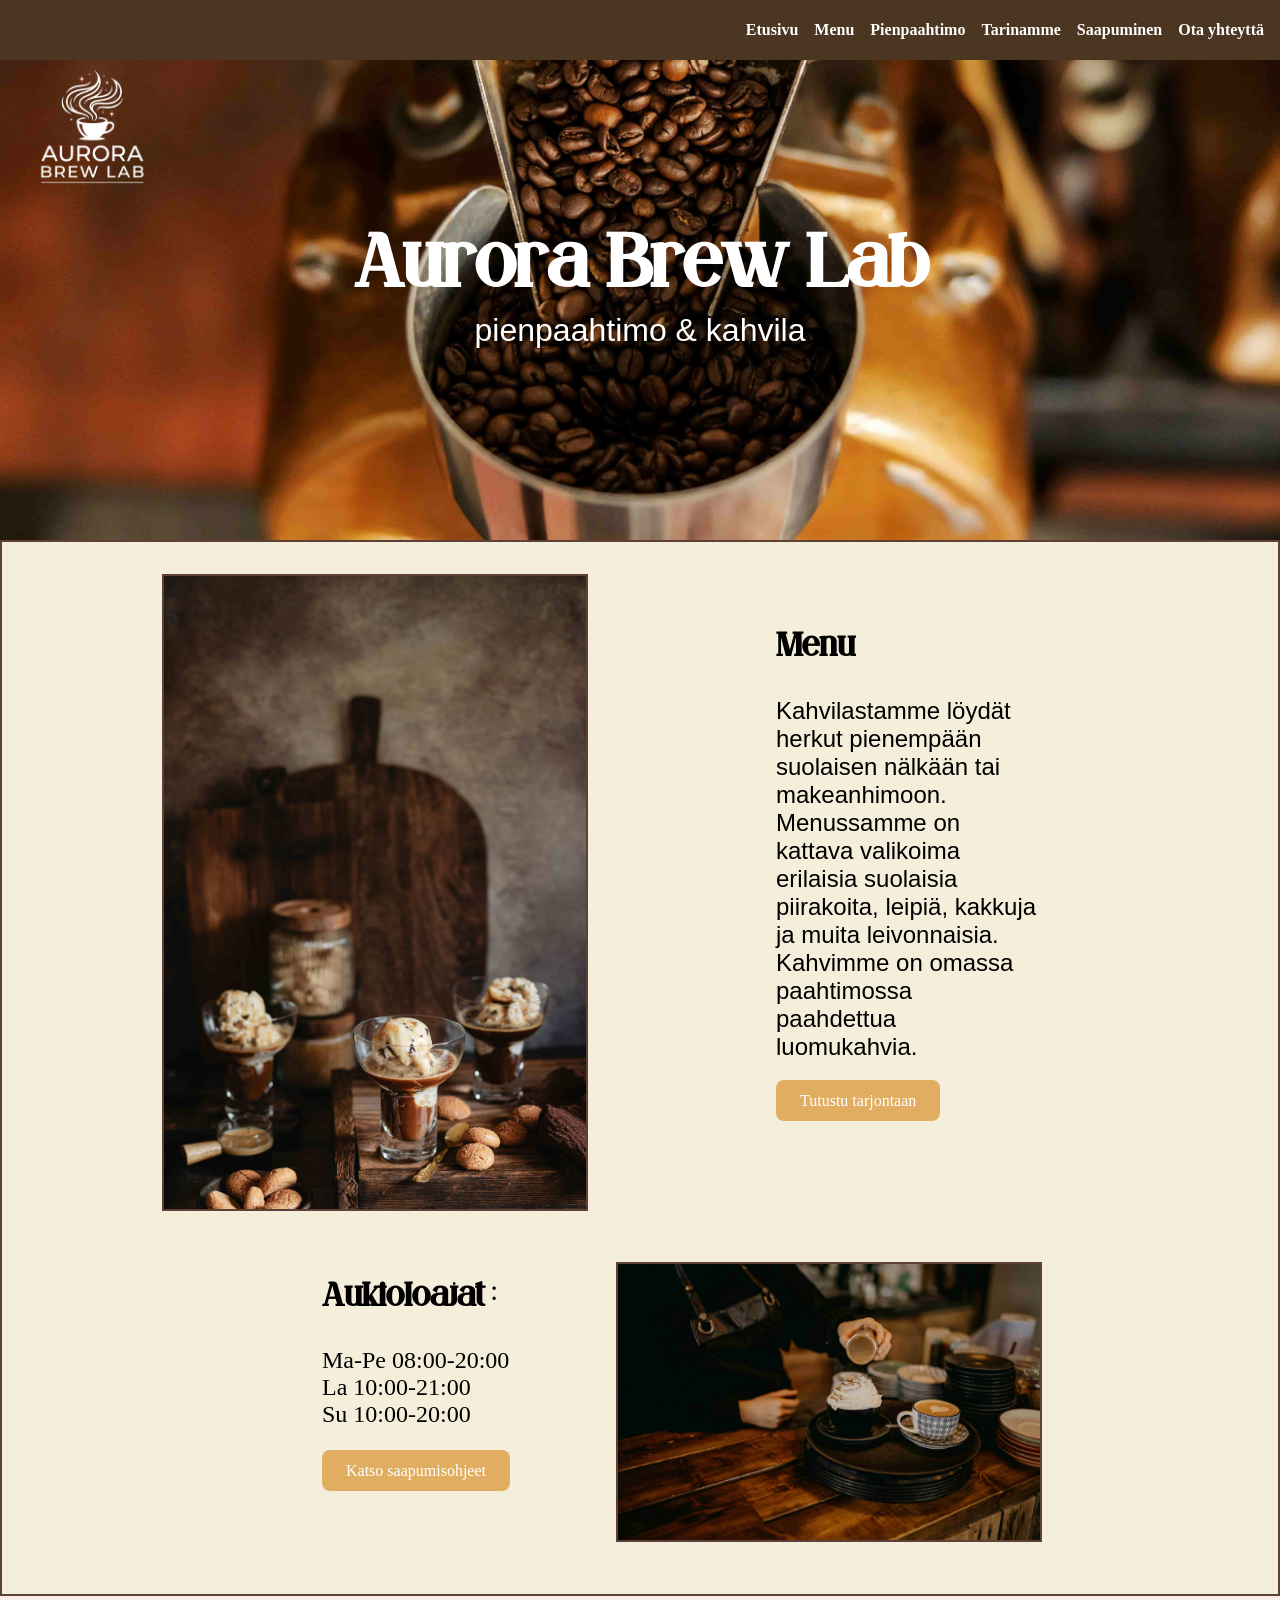
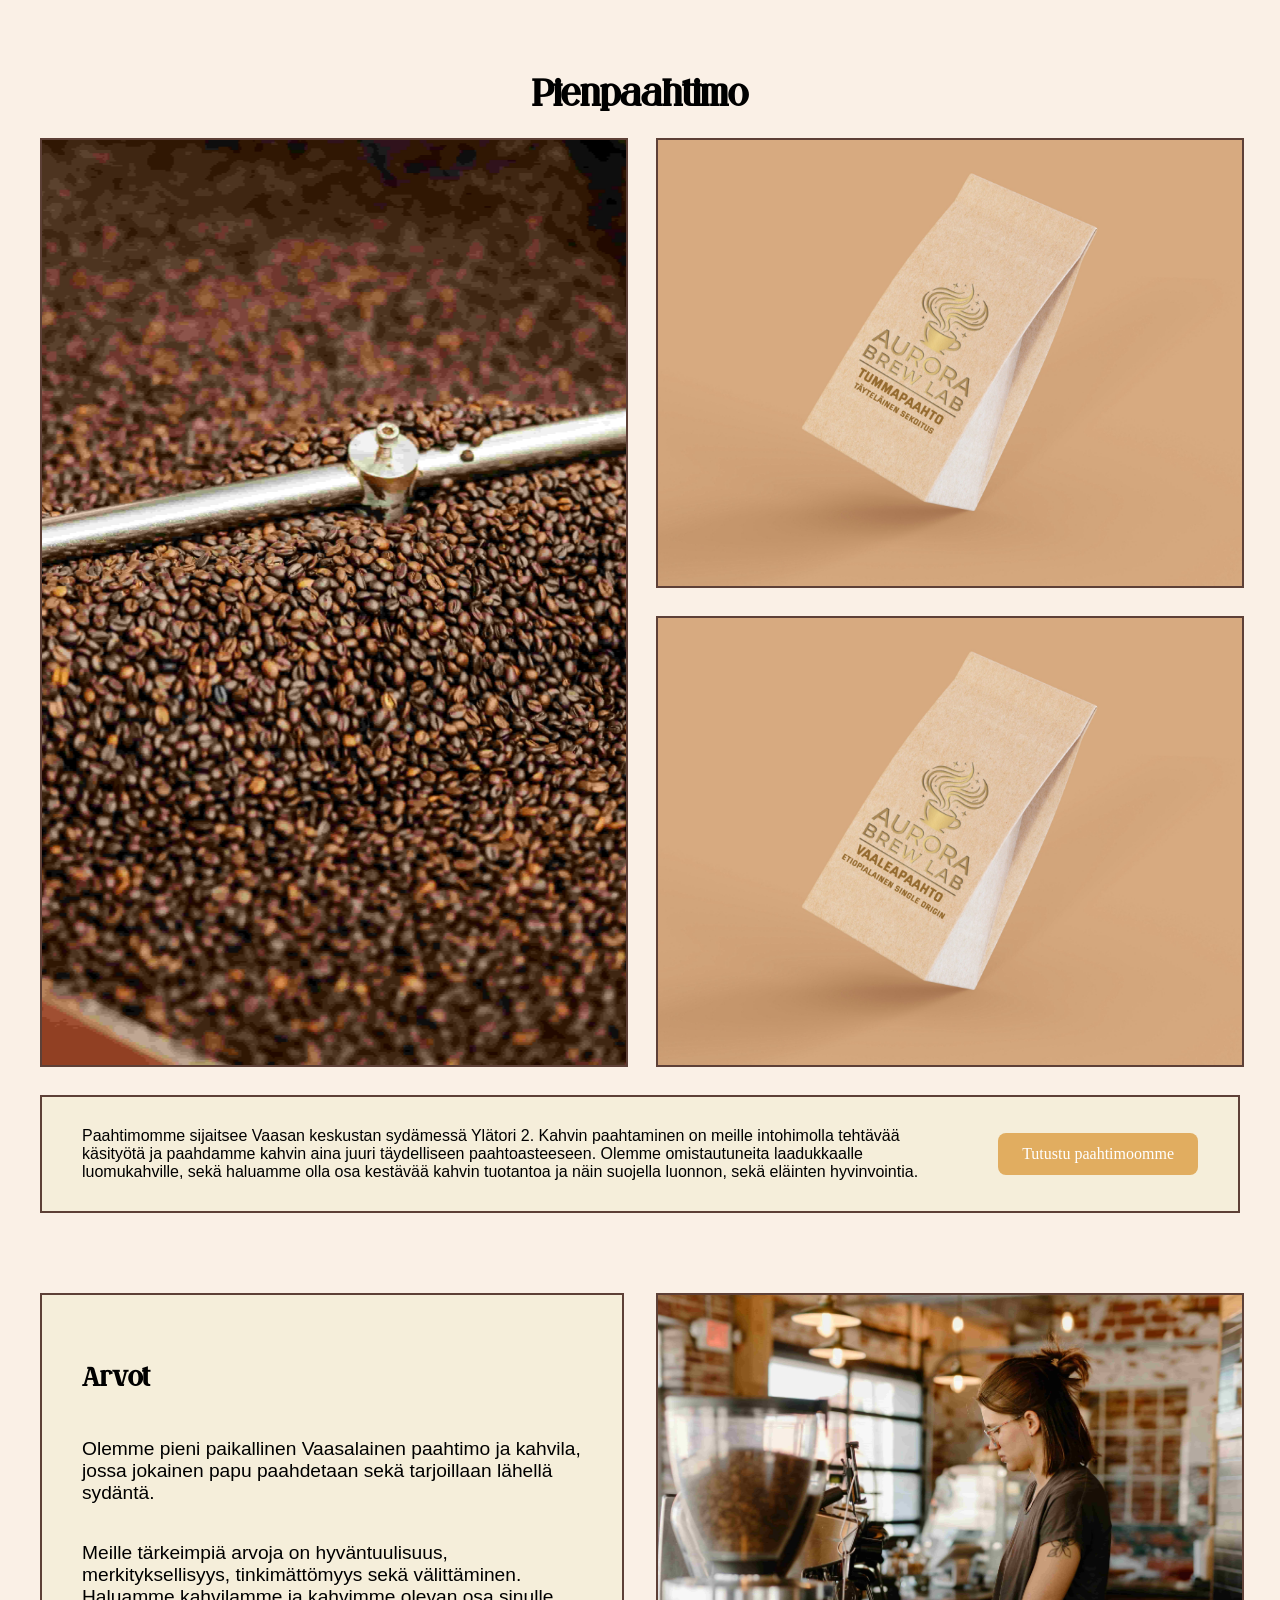
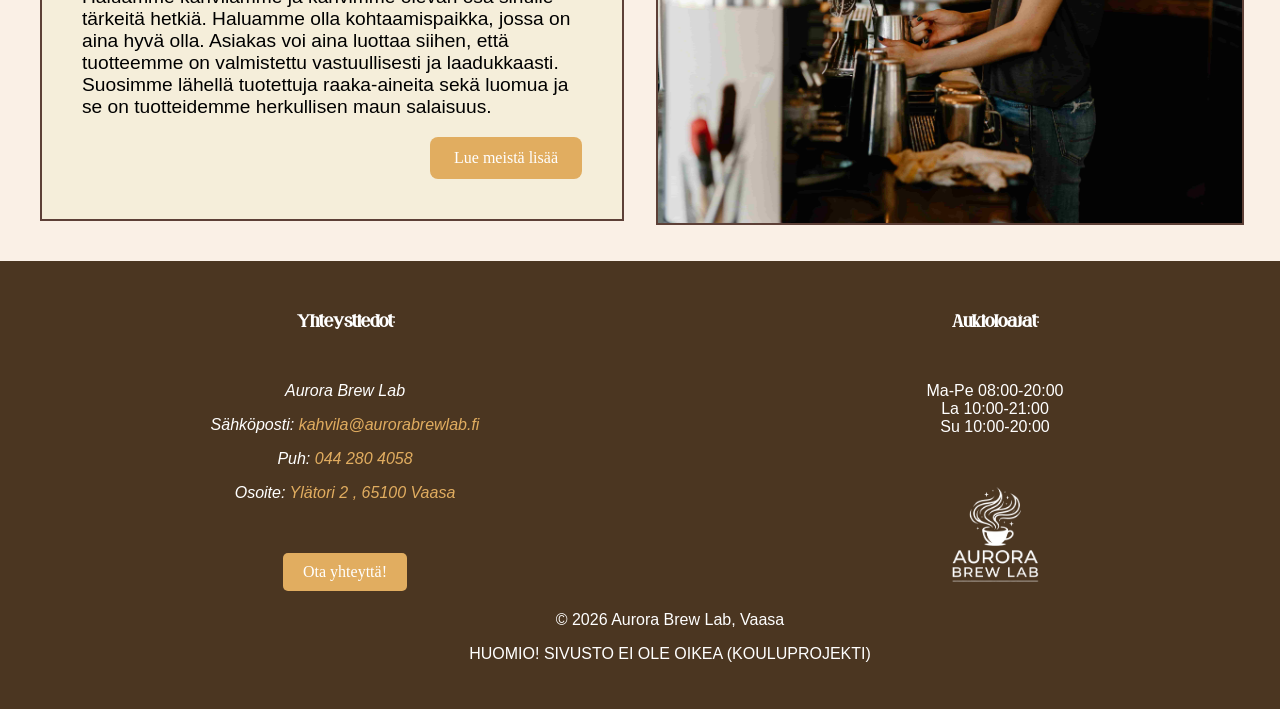
<file: docs/index.html>
<!--VALMIS suurilta osin (katso TODO kohdat)-->
<!DOCTYPE html>
<html lang="fi">

    <head>
        <meta charset="utf-8">
        <meta name="viewport" content="width=device-width, initial-scale=1.0">  <!-- Tämä kertoo selaimelle, että sivun on mukauduttava laitteen kokoon.-->
        <title>Aurora Brew Lab | pienpaahtimo & kahvila</title>
        <meta name="description" content="Kahvila ja Paahtimo nettisivut kouluprojektia varten"> <!-- (Juulia/hakukoneoptimointia)-->
        <link rel="stylesheet" href="css/style.css"> 
        <!--Alla favicon linkkaus-->
        <link rel="apple-touch-icon" sizes="180x180" href="/apple-touch-icon.png">
        <link rel="icon" type="image/png" sizes="32x32" href="/favicon-32x32.png">
        <link rel="icon" type="image/png" sizes="16x16" href="/favicon-16x16.png">
        <link rel="manifest" href="/site.webmanifest">
        <!--Iisakilla fontit lisätty käyttöön CSS puolella-->
        <!-- Geo optimointia-->
         <script type="application/ld+json"> 
{
  "@context": "https://schema.org",
  "@type": "CafeOrCoffeeShop",
  "name": "Aurora Brew Lab",
  "description": "Kahvila ja Paahtimo nettisivut kouluprojektia varten",
  "url": "https://iizakku.github.io/Tiimi_4-projekti2026kevat/",
  "telephone": "+358 442804059",
  "address": {
    "@type": "PostalAddress",
    "streetAddress": "Ylätori 2",
    "addressLocality": "Vaasa",
    "postalCode": "65100",
    "addressCountry": "FI"

  }
}
</script>
    </head>

    <body>
        
        <header class="hero"> 

            <nav class="navbar"> <!--Tämä on sivun yläpalkki jonne tulee logo ja navigaatio-->

                <div class="logo">
                    <a href="index.html"><img src="images/logo2.png" alt="Yrityksen logo"></a> <!--Tekee logokuvasta ns. samalla linkin etusivulle-->
                </div>

                <label class="hamburger-menu">
                    <input type="checkbox">
                </label>

            
                <ul class="nav-links">
                    <li><a href="index.html">Etusivu</a></li> 
                    <li><a href="menu.html">Menu</a></li>
                    <li><a href="paahtimo.html">Pienpaahtimo</a></li>
                    <li><a href="meista.html">Tarinamme</a></li>
                    <li><a href="saapuminen.html">Saapuminen</a></li>
                    <li><a href="lomake.html">Ota yhteyttä</a></li>
                </ul>
            </nav>

            <hgroup class="hero-text"> <!--Hero -kuvan päälle tuleva teksti-->
                <h1>Aurora Brew Lab</h1>
                <p>pienpaahtimo & kahvila</p>
            </hgroup>  

        </header>

        <main>  

            <section class="info-section">
                <div class="grid-container1"> <!--Ensimmäinen grid muotoilun kokonaisuus-->

                    <div class="image-box1">
                        <img src="images/icecream.jpg" alt="Tunnelmallinen kuva kahvilan kahvijäätelöannoksesta"> <!--TODO kuvan tarkempi koko/rajaus määritellään CSS avulla, poista/muuta nykyinen html kokomäärittely tarpeen mukaiseksi. Alustavasti asetettu tämä.-->
                    </div>

                    <div class="text-box1">
                        <h2>Menu</h2>
                        <p>Kahvilastamme löydät herkut pienempään suolaisen nälkään tai makeanhimoon. Menussamme on kattava valikoima erilaisia suolaisia piirakoita, leipiä, kakkuja ja muita leivonnaisia. Kahvimme on omassa paahtimossa paahdettua luomukahvia.</p>
                        <a href="menu.html" class="button1">Tutustu tarjontaan</a>
                    </div>

                    <div class="text-box1">
                        <h2>Aukioloajat :</h2>
                        <span class="weekday">Ma-Pe</span> <span class="time">08:00-20:00</span><br>
                        <span class="weekday">La</span> <span class="time">10:00-21:00</span><br> 
                        <span class="weekday">Su</span> <span class="time">10:00-20:00</span><br><br>                         

                        <a href="saapuminen.html" class="button1">Katso saapumisohjeet</a>
                    </div>

                     <div class="image-box1">
                        <img src="images/coffee2.jpg" alt="Kuva työntekijästä tarjoilemassa kahviannosta"> <!--TODO kuvan tarkempi koko/rajaus määritellään CSS avulla, poista/muuta nykyinen html kokomäärittely tarpeen mukaiseksi. Alustavasti asetettu tämä.-->
                    </div>

                </div>
            </section>

            <section class="roastery-section"> <!--Toinen grid muotoilun kokonaisuus-->
                <h2>Pienpaahtimo</h2>
                <div class="grid-container2">

                    <div class="image-box2_1">
                        <img src="images/roastery2.jpg" alt="Kuva paahtimon kahvipaahtimesta, mikä on täynnä kahvipapuja"> <!--TODO kuvan tarkempi koko/rajaus määritellään CSS avulla, poista/muuta nykyinen html kokomäärittely tarpeen mukaiseksi. Alustavasti asetettu tämä.-->
                    </div>

                    <div class="image-box2_2">
                        <img src="images/Tummapaahto.jpg" alt="Tuotekuva pienpaahtimon tummapaahtokahvista"> <!--TODO kuvan tarkempi koko/rajaus määritellään CSS avulla, poista/muuta nykyinen html kokomäärittely tarpeen mukaiseksi. Alustavasti asetettu tämä.-->
                    </div>
                    
                    <div class="image-box2_3">
                        <img src="images/Vaaleapaahto.jpg" alt="Tuotekuva pienpaahtimon vaaleapaahtokahvista"> <!--TODO kuvan tarkempi koko/rajaus määritellään CSS avulla, poista/muuta nykyinen html kokomäärittely tarpeen mukaiseksi. Alustavasti asetettu tämä.-->
                    </div>       
                    
                    <div class="text-box2">
                        <p>Paahtimomme sijaitsee Vaasan keskustan sydämessä Ylätori 2. Kahvin paahtaminen on meille intohimolla tehtävää käsityötä ja paahdamme kahvin aina juuri täydelliseen paahtoasteeseen. Olemme omistautuneita laadukkaalle luomukahville, sekä haluamme olla osa kestävää kahvin tuotantoa ja näin suojella luonnon, sekä eläinten hyvinvointia.</p>
                        <a href="paahtimo.html" class="button2">Tutustu paahtimoomme</a>
                    </div>                      

                </div>                
            </section>


            <section class="values-section"> <!--Kolmas grid muotoilun kokonaisuus-->
                <div class="grid-container3">

                    <div class="text-box3">
                        <h2>Arvot</h2>
                        <p>Olemme pieni paikallinen Vaasalainen paahtimo ja kahvila, jossa jokainen papu paahdetaan sekä tarjoillaan lähellä sydäntä.</p>
                        <p>Meille tärkeimpiä arvoja on hyväntuulisuus, merkityksellisyys, tinkimättömyys sekä välittäminen. Haluamme kahvilamme ja kahvimme olevan osa sinulle tärkeitä hetkiä. Haluamme olla kohtaamispaikka, jossa on aina hyvä olla. Asiakas voi aina luottaa siihen, että tuotteemme on valmistettu vastuullisesti ja laadukkaasti. Suosimme lähellä tuotettuja raaka-aineita sekä luomua ja se on tuotteidemme herkullisen maun salaisuus.</p>
                        <a href="meista.html" class="button3">Lue meistä lisää</a>
                    </div>

                    <div class="image-box3">
                        <img src="images/owner.jpg" alt="Lisää alt-teksti"> <!--TODO kuvan tarkempi koko/rajaus määritellään CSS avulla, poista/muuta nykyinen html kokomäärittely tarpeen mukaiseksi. Alustavasti asetettu tämä.-->
                    </div>

                </div>              
            </section>

        </main>

        <footer>

            <div class="grid-footer">

                <div class="footer-column1">
                    <h3>Yhteystiedot:</h3>
                    <address class="contact-info">
                        <p>Aurora Brew Lab</p>
                        <p>Sähköposti: <a href="mailto:kahvila@aurorabrewlab.fi">kahvila@aurorabrewlab.fi</a></p>
                        <p>Puh: <a href="tel:+358442804058">044 280 4058</a></p>
                        <p>Osoite: <a href="https://www.google.com/maps/place/Yl%C3%A4tori+2,+65100+Vaasa/@63.0953488,21.6131516,17z/data=!3m1!4b1!4m6!3m5!1s0x467d60436d828da1:0xc48e803fbcfc6513!8m2!3d63.0953488!4d21.6157265!16s%2Fg%2F11l5d118_l?entry=ttu&g_ep=EgoyMDI2MDMxNS4wIKXMDSoASAFQAw%3D%3D" target="_blank" rel="noopener">Ylätori 2 , 65100 Vaasa</a></p>
                    </address>
                    <a href="lomake.html" class="button4">Ota yhteyttä!</a>
                </div>

                <div class="footer-column2">
                    <h3>Aukioloajat:</h3>
                    <div class="open-hours">
                        <p>Ma-Pe 08:00-20:00<br>La 10:00-21:00<br>Su 10:00-20:00</p>
                    </div>
                    <a href="index.html"><img src="images/logo2.png" alt="Yrityksen logo"></a> <!--Tekee logokuvasta ns. samalla linkin etusivulle-->
                </div>

            </div>
                
            <p>&copy; 2026 Aurora Brew Lab, Vaasa</p>
            <p>HUOMIO! SIVUSTO EI OLE OIKEA (KOULUPROJEKTI)</p>

        </footer>
    </body>
</html>
</file>
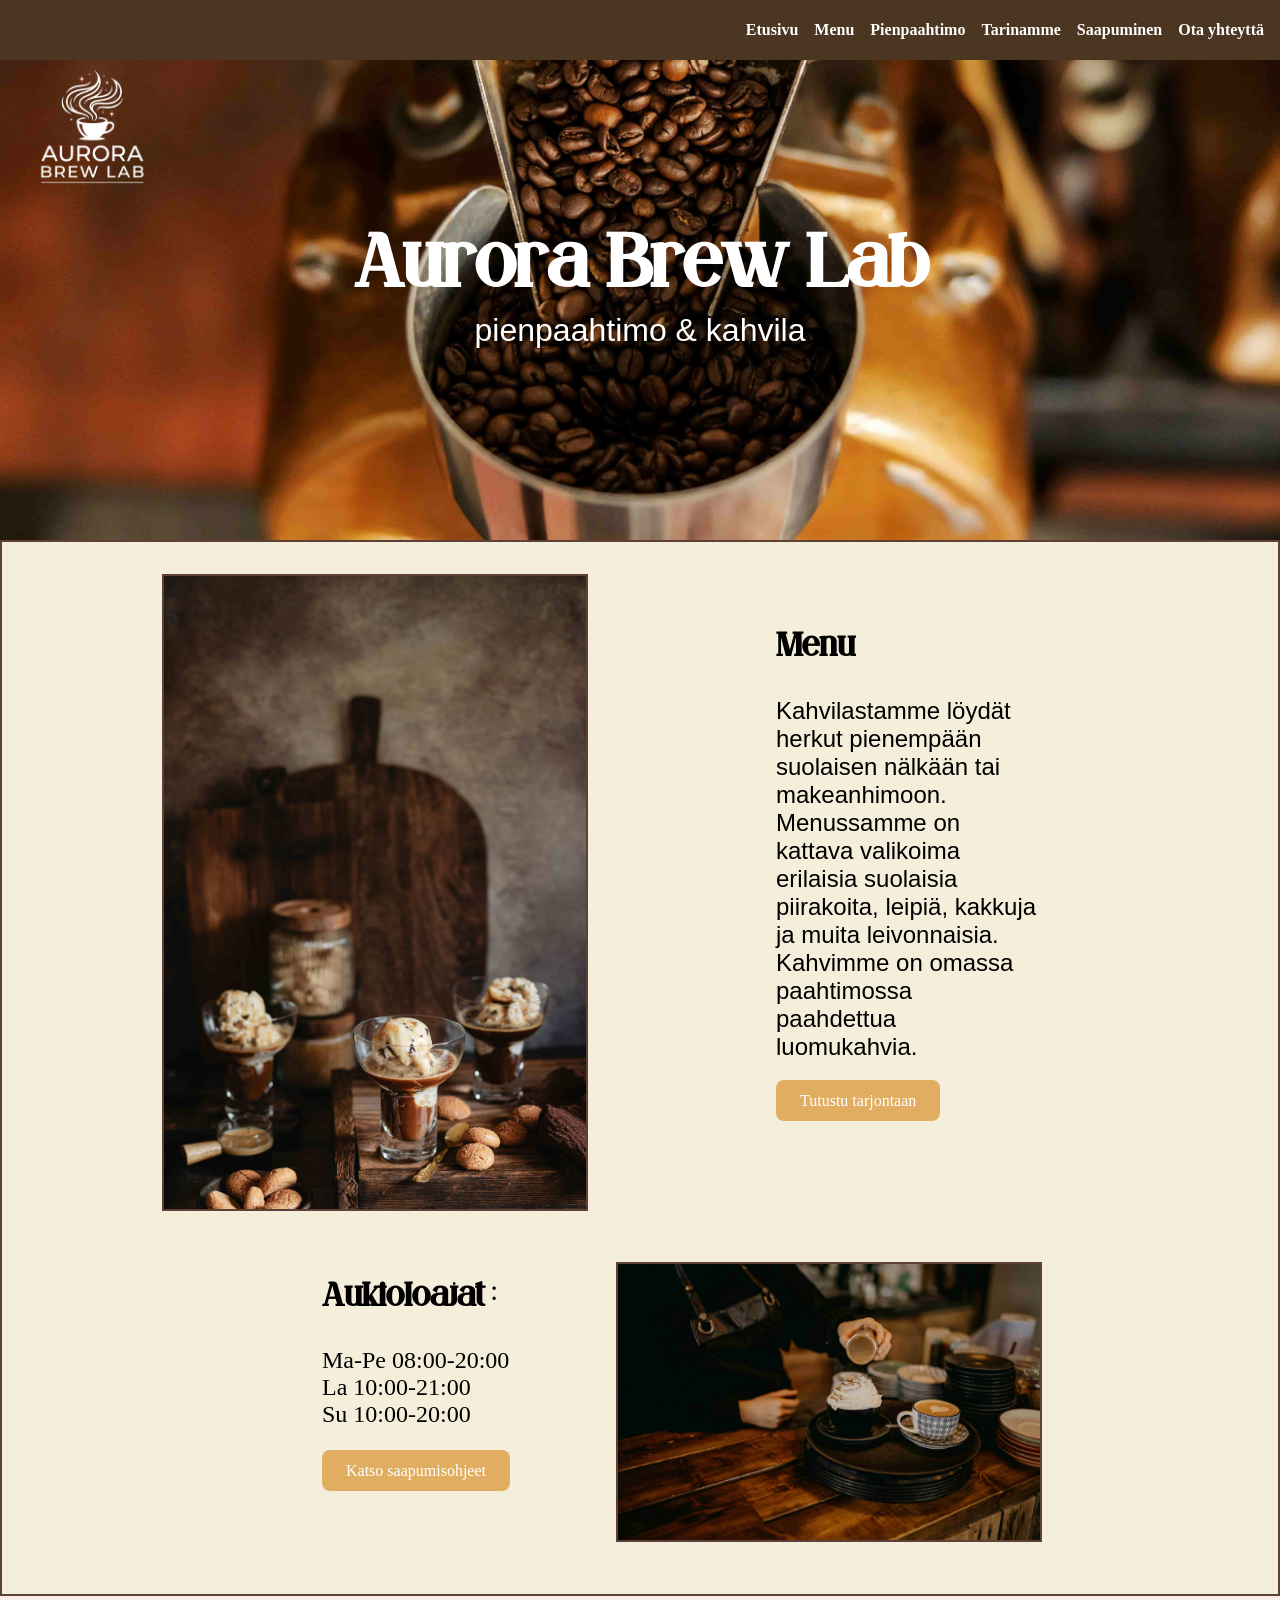
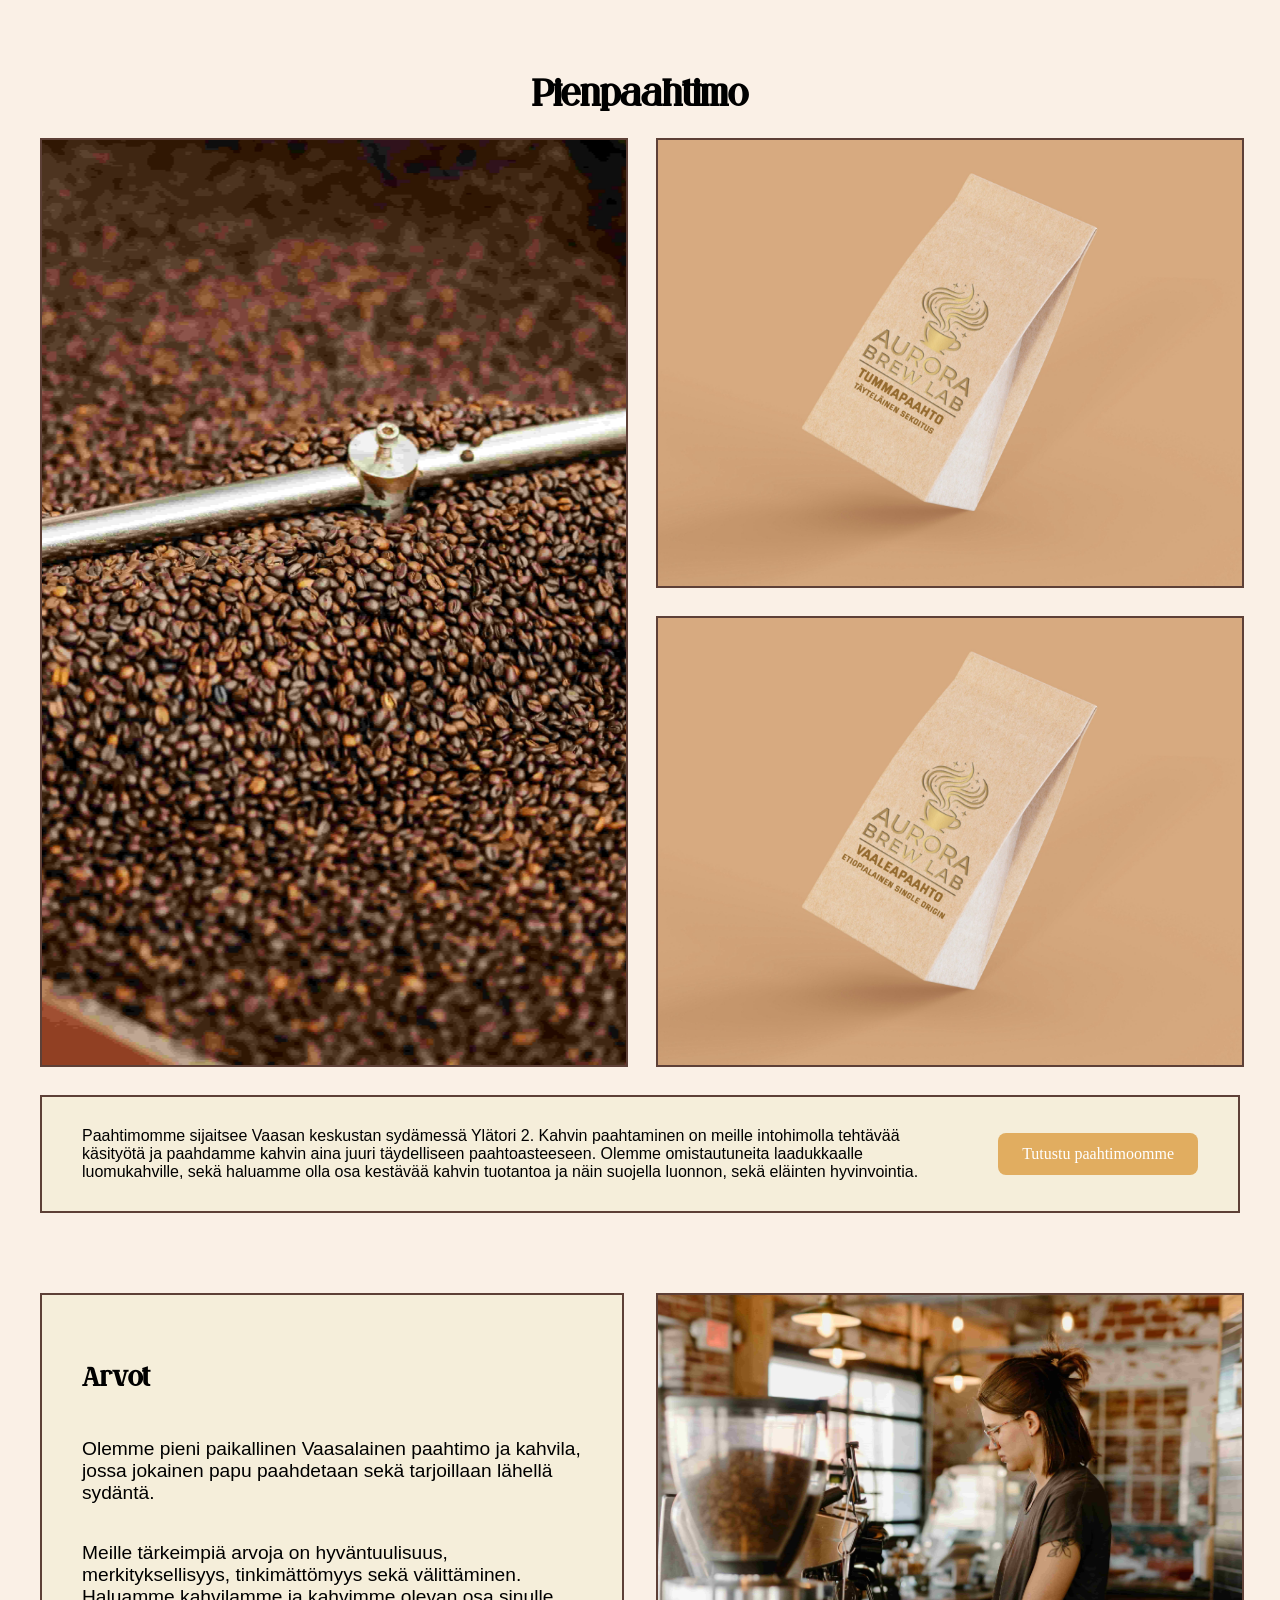
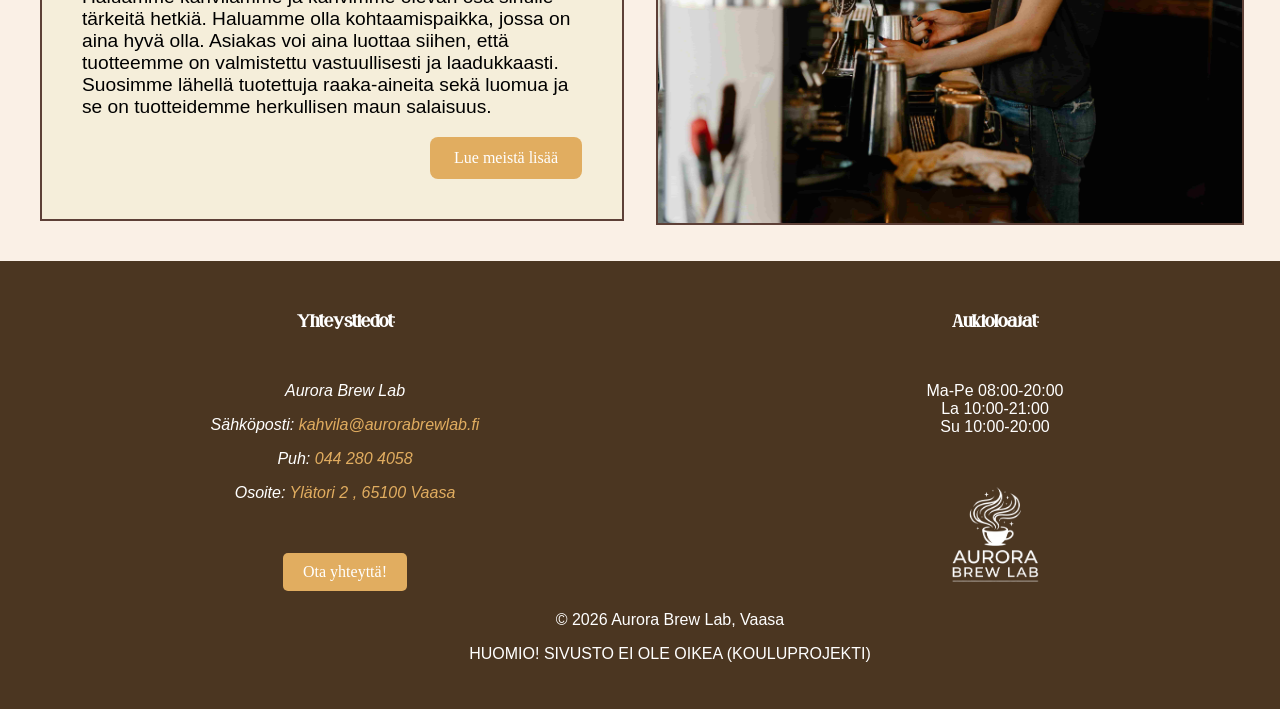
<file: www/index.html>
<!--VALMIS suurilta osin (katso TODO kohdat)-->
<!DOCTYPE html>
<html lang="fi">

    <head>
        <meta charset="utf-8">
        <meta name="viewport" content="width=device-width, initial-scale=1.0">  <!-- Tämä kertoo selaimelle, että sivun on mukauduttava laitteen kokoon.-->
        <title>Aurora Brew Lab | pienpaahtimo & kahvila</title>
        <meta name="description" content="Kahvila ja Paahtimo nettisivut kouluprojektia varten"> <!-- (Juulia/hakukoneoptimointia)-->
        <link rel="stylesheet" href="css/style.css"> 
        <!--Alla favicon linkkaus-->
        <link rel="apple-touch-icon" sizes="180x180" href="/apple-touch-icon.png">
        <link rel="icon" type="image/png" sizes="32x32" href="/favicon-32x32.png">
        <link rel="icon" type="image/png" sizes="16x16" href="/favicon-16x16.png">
        <link rel="manifest" href="/site.webmanifest">
        <!--Iisakilla fontit lisätty käyttöön CSS puolella-->
        <!-- Geo optimointia-->
         <script type="application/ld+json"> 
{
  "@context": "https://schema.org",
  "@type": "CafeOrCoffeeShop",
  "name": "Aurora Brew Lab",
  "description": "Kahvila ja Paahtimo nettisivut kouluprojektia varten",
  "url": "https://www.meidänurltähän.fi",
  "telephone": "+358 442804059",
  "address": {
    "@type": "PostalAddress",
    "streetAddress": "Ylätori 2",
    "addressLocality": "Vaasa",
    "postalCode": "65100",
    "addressCountry": "FI"

  }
}
</script>
    </head>

    <body>
        
        <header class="hero"> 

            <nav class="navbar"> <!--Tämä on sivun yläpalkki jonne tulee logo ja navigaatio-->

                <div class="logo">
                    <a href="index.html"><img src="images/logo2.png" alt="Yrityksen logo"></a> <!--Tekee logokuvasta ns. samalla linkin etusivulle-->
                </div>

                <label class="hamburger-menu">
                    <input type="checkbox">
                </label>

            
                <ul class="nav-links">
                    <li><a href="index.html">Etusivu</a></li> 
                    <li><a href="menu.html">Menu</a></li>
                    <li><a href="paahtimo.html">Pienpaahtimo</a></li>
                    <li><a href="meista.html">Tarinamme</a></li>
                    <li><a href="saapuminen.html">Saapuminen</a></li>
                    <li><a href="lomake.html">Ota yhteyttä</a></li>
                </ul>
            </nav>

            <hgroup class="hero-text"> <!--Hero -kuvan päälle tuleva teksti-->
                <h1>Aurora Brew Lab</h1>
                <p>pienpaahtimo & kahvila</p>
            </hgroup>  

        </header>

        <main>  

            <section class="info-section">
                <div class="grid-container1"> <!--Ensimmäinen grid muotoilun kokonaisuus-->

                    <div class="image-box1">
                        <img src="images/icecream.jpg" alt="Tunnelmallinen kuva kahvilan kahvijäätelöannoksesta"> <!--TODO kuvan tarkempi koko/rajaus määritellään CSS avulla, poista/muuta nykyinen html kokomäärittely tarpeen mukaiseksi. Alustavasti asetettu tämä.-->
                    </div>

                    <div class="text-box1">
                        <h2>Menu</h2>
                        <p>Kahvilastamme löydät herkut pienempään suolaisen nälkään tai makeanhimoon. Menussamme on kattava valikoima erilaisia suolaisia piirakoita, leipiä, kakkuja ja muita leivonnaisia. Kahvimme on omassa paahtimossa paahdettua luomukahvia.</p>
                        <a href="menu.html" class="button1">Tutustu tarjontaan</a>
                    </div>

                    <div class="text-box1">
                        <h2>Aukioloajat :</h2>
                        <span class="weekday">Ma-Pe</span> <span class="time">08:00-20:00</span><br>
                        <span class="weekday">La</span> <span class="time">10:00-21:00</span><br> 
                        <span class="weekday">Su</span> <span class="time">10:00-20:00</span><br><br>                         

                        <a href="saapuminen.html" class="button1">Katso saapumisohjeet</a>
                    </div>

                     <div class="image-box1">
                        <img src="images/coffee2.jpg" alt="Kuva työntekijästä tarjoilemassa kahviannosta"> <!--TODO kuvan tarkempi koko/rajaus määritellään CSS avulla, poista/muuta nykyinen html kokomäärittely tarpeen mukaiseksi. Alustavasti asetettu tämä.-->
                    </div>

                </div>
            </section>

            <section class="roastery-section"> <!--Toinen grid muotoilun kokonaisuus-->
                <h2>Pienpaahtimo</h2>
                <div class="grid-container2">

                    <div class="image-box2_1">
                        <img src="images/roastery2.jpg" alt="Kuva paahtimon kahvipaahtimesta, mikä on täynnä kahvipapuja"> <!--TODO kuvan tarkempi koko/rajaus määritellään CSS avulla, poista/muuta nykyinen html kokomäärittely tarpeen mukaiseksi. Alustavasti asetettu tämä.-->
                    </div>

                    <div class="image-box2_2">
                        <img src="images/Tummapaahto.jpg" alt="Tuotekuva pienpaahtimon tummapaahtokahvista"> <!--TODO kuvan tarkempi koko/rajaus määritellään CSS avulla, poista/muuta nykyinen html kokomäärittely tarpeen mukaiseksi. Alustavasti asetettu tämä.-->
                    </div>
                    
                    <div class="image-box2_3">
                        <img src="images/Vaaleapaahto.jpg" alt="Tuotekuva pienpaahtimon vaaleapaahtokahvista"> <!--TODO kuvan tarkempi koko/rajaus määritellään CSS avulla, poista/muuta nykyinen html kokomäärittely tarpeen mukaiseksi. Alustavasti asetettu tämä.-->
                    </div>       
                    
                    <div class="text-box2">
                        <p>Paahtimomme sijaitsee Vaasan keskustan sydämessä Ylätori 2. Kahvin paahtaminen on meille intohimolla tehtävää käsityötä ja paahdamme kahvin aina juuri täydelliseen paahtoasteeseen. Olemme omistautuneita laadukkaalle luomukahville, sekä haluamme olla osa kestävää kahvin tuotantoa ja näin suojella luonnon, sekä eläinten hyvinvointia.</p>
                        <a href="paahtimo.html" class="button2">Tutustu paahtimoomme</a>
                    </div>                      

                </div>                
            </section>


            <section class="values-section"> <!--Kolmas grid muotoilun kokonaisuus-->
                <div class="grid-container3">

                    <div class="text-box3">
                        <h2>Arvot</h2>
                        <p>Olemme pieni paikallinen Vaasalainen paahtimo ja kahvila, jossa jokainen papu paahdetaan sekä tarjoillaan lähellä sydäntä.</p>
                        <p>Meille tärkeimpiä arvoja on hyväntuulisuus, merkityksellisyys, tinkimättömyys sekä välittäminen. Haluamme kahvilamme ja kahvimme olevan osa sinulle tärkeitä hetkiä. Haluamme olla kohtaamispaikka, jossa on aina hyvä olla. Asiakas voi aina luottaa siihen, että tuotteemme on valmistettu vastuullisesti ja laadukkaasti. Suosimme lähellä tuotettuja raaka-aineita sekä luomua ja se on tuotteidemme herkullisen maun salaisuus.</p>
                        <a href="meista.html" class="button3">Lue meistä lisää</a>
                    </div>

                    <div class="image-box3">
                        <img src="images/owner.jpg" alt="Lisää alt-teksti"> <!--TODO kuvan tarkempi koko/rajaus määritellään CSS avulla, poista/muuta nykyinen html kokomäärittely tarpeen mukaiseksi. Alustavasti asetettu tämä.-->
                    </div>

                </div>              
            </section>

        </main>

        <footer>

            <div class="grid-footer">

                <div class="footer-column1">
                    <h3>Yhteystiedot:</h3>
                    <address class="contact-info">
                        <p>Aurora Brew Lab</p>
                        <p>Sähköposti: <a href="mailto:kahvila@aurorabrewlab.fi">kahvila@aurorabrewlab.fi</a></p>
                        <p>Puh: <a href="tel:+358442804058">044 280 4058</a></p>
                        <p>Osoite: <a href="https://www.google.com/maps/place/Yl%C3%A4tori+2,+65100+Vaasa/@63.0953488,21.6131516,17z/data=!3m1!4b1!4m6!3m5!1s0x467d60436d828da1:0xc48e803fbcfc6513!8m2!3d63.0953488!4d21.6157265!16s%2Fg%2F11l5d118_l?entry=ttu&g_ep=EgoyMDI2MDMxNS4wIKXMDSoASAFQAw%3D%3D" target="_blank" rel="noopener">Ylätori 2 , 65100 Vaasa</a></p>
                    </address>
                    <a href="lomake.html" class="button4">Ota yhteyttä!</a>
                </div>

                <div class="footer-column2">
                    <h3>Aukioloajat:</h3>
                    <div class="open-hours">
                        <p>Ma-Pe 08:00-20:00<br>La 10:00-21:00<br>Su 10:00-20:00</p>
                    </div>
                    <a href="index.html"><img src="images/logo2.png" alt="Yrityksen logo"></a> <!--Tekee logokuvasta ns. samalla linkin etusivulle-->
                </div>

            </div>
                
            <p>&copy; 2026 Aurora Brew Lab, Vaasa</p>
            <p>HUOMIO! SIVUSTO EI OLE OIKEA (KOULUPROJEKTI)</p>

        </footer>
    </body>
</html>
</file>
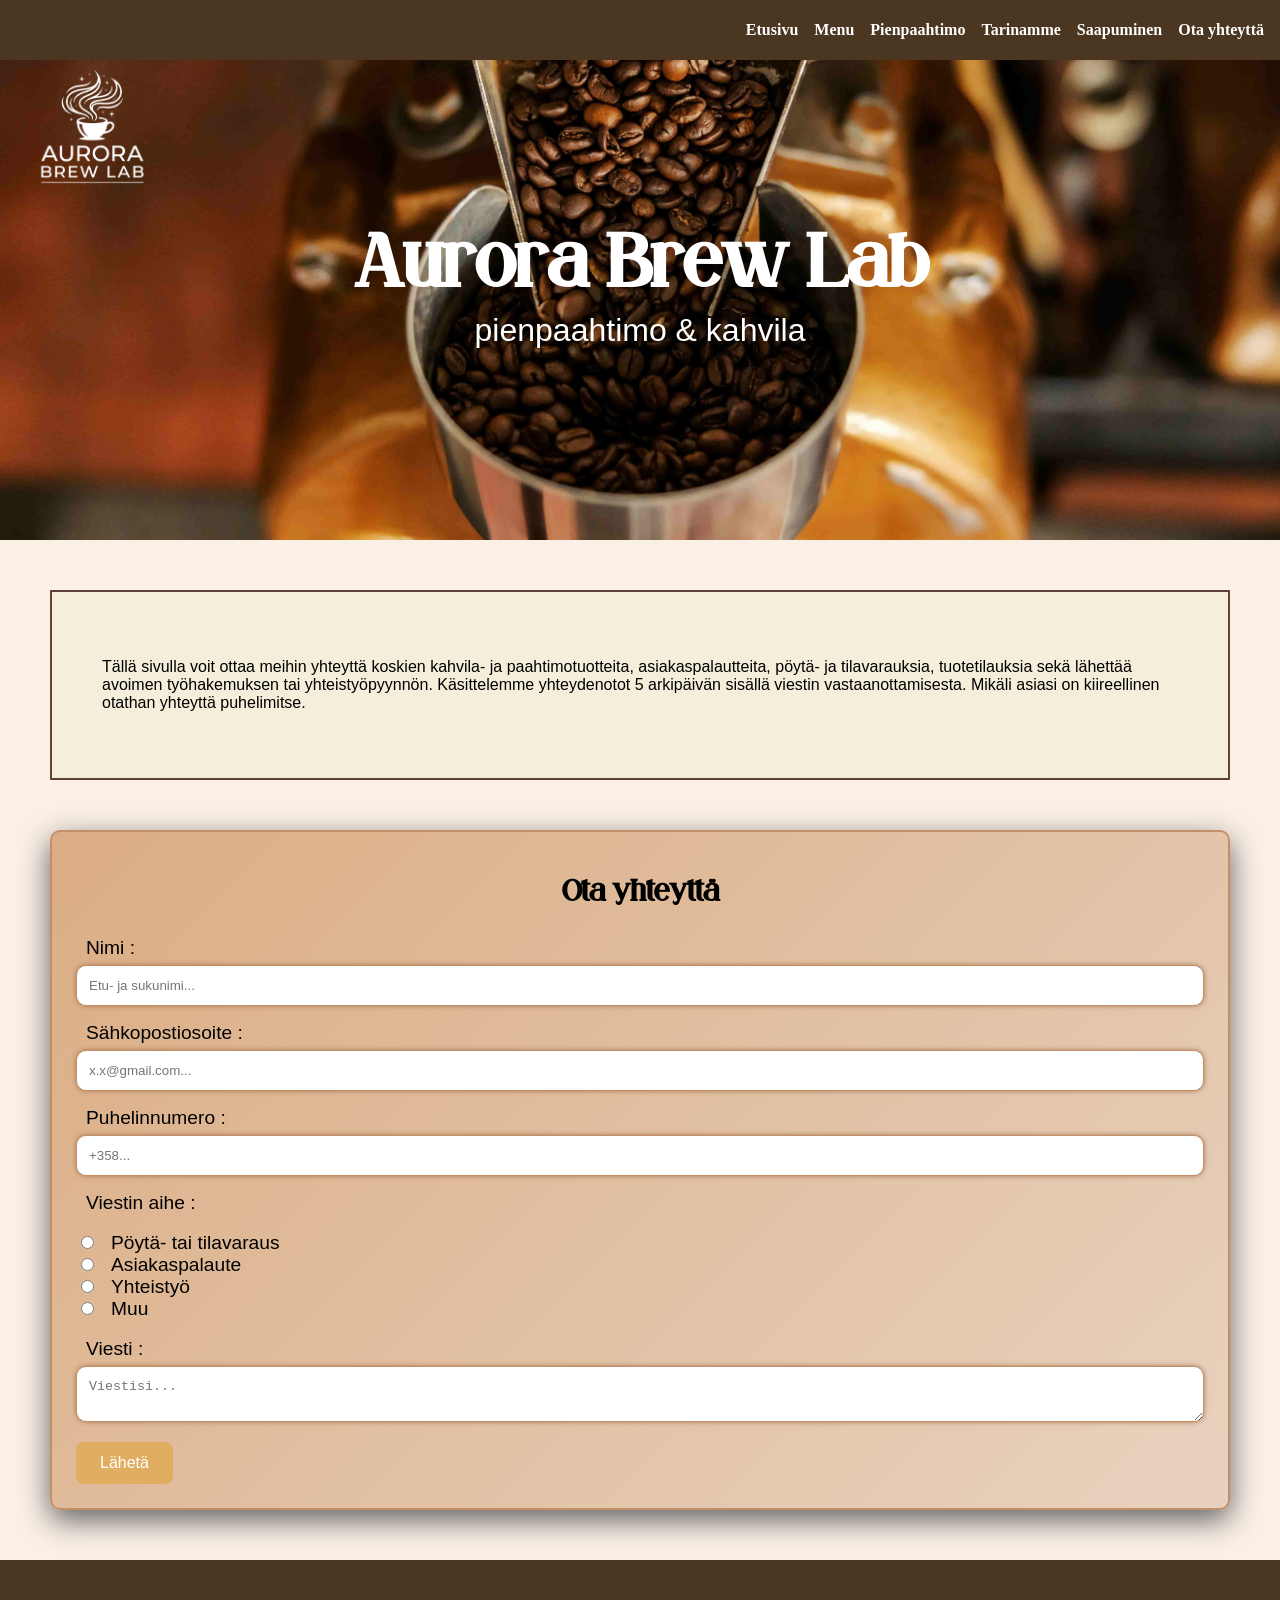
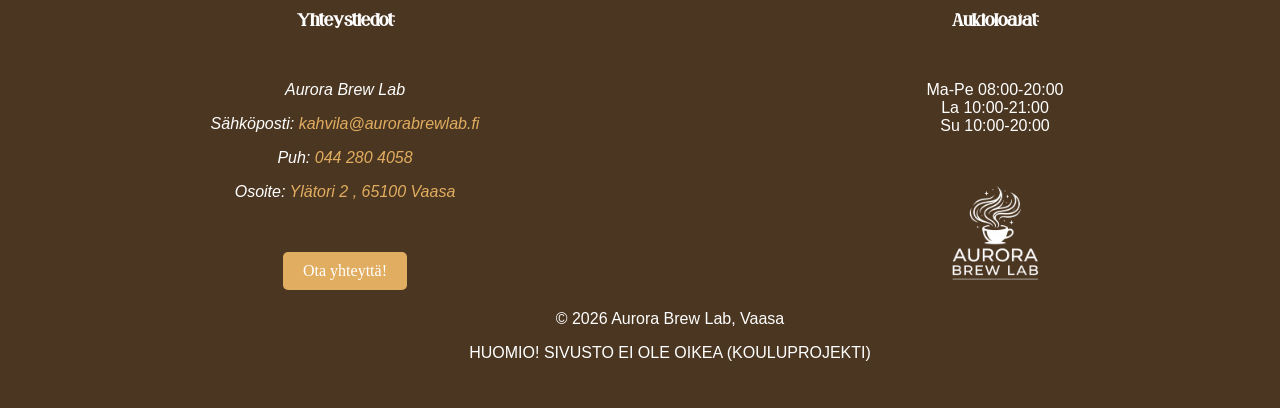
<file: docs/lomake.html>
<!--VALMIS suurilta osin (katso TODO kohdat)-->
<!DOCTYPE html>
<html lang="fi">

    <head>
        <meta charset="utf-8">
        <meta name="viewport" content="width=device-width, initial-scale=1.0">  <!-- Tämä kertoo selaimelle, että sivun on mukauduttava laitteen kokoon.-->
        <title>Aurora Brew Lab | Yhteydenottolomake</title>
        <meta name="description" content="Aurora Brew Lab | Yhteydenottolomake">
        <link rel="stylesheet" href="css/style.css"> 
        <!--Alla favicon linkkaus-->
        <link rel="apple-touch-icon" sizes="180x180" href="/apple-touch-icon.png">
        <link rel="icon" type="image/png" sizes="32x32" href="/favicon-32x32.png">
        <link rel="icon" type="image/png" sizes="16x16" href="/favicon-16x16.png">
        <link rel="manifest" href="/site.webmanifest">
        <!--Iisakilla fontit lisätty käyttöön CSS puolella-->
        <script type="application/ld+json">
{
  "@context": "https://schema.org",
  "@graph": [

    {
      "@type": "Organization",
      "@id": "https://iizakku.github.io/Tiimi_4-projekti2026kevat/#organization",
      "name": "Aurora Brew Lab",
      "url": "https://iizakku.github.io/Tiimi_4-projekti2026kevat/"
    },

    {
      "@type": "ContactPage",
      "@id": "https://iizakku.github.io/Tiimi_4-projekti2026kevat/lomake.html",
      "url": "https://iizakku.github.io/Tiimi_4-projekti2026kevat/lomake.html",
      "name": "Ota yhteyttä",
      "description": "Kahvila ja paahtimo Aurora Brew Labin ota yhteyttä-sivu",
      "mainEntity": {
        "@type": "Organization",
        "@id": "https://iizakku.github.io/Tiimi_4-projekti2026kevat/#organization"
      }
    },

    {
      "@type": "FAQPage",
      "mainEntity": [
        {
          "@type": "Question",
          "name": "Miten voin ottaa yhteyttä?",
          "acceptedAnswer": {
            "@type": "Answer",
            "text": "Tällä sivulla voit ottaa meihin yhteyttä koskien kahvila- ja paahtimotuotteita, asiakaspalautteita, pöytä- ja tilavarauksia, tuotetilauksia sekä lähettää avoimen työhakemuksen tai yhteistyöpyynnön."
          }
        },
        {
          "@type": "Question",
          "name": "Kuinka nopeasti vastaatte viesteihin?",
          "acceptedAnswer": {
            "@type": "Answer",
            "text": " Käsittelemme yhteydenotot 5 arkipäivän sisällä viestin vastaanottamisesta"
          }
        }
      ]
    }

  ]
}
</script>
    </head>

    <body>
        
        <header class="hero"> 

            <nav class="navbar"> <!--Tämä on sivun yläpalkki jonne tulee logo ja navigaatio-->

                <div class="logo">
                    <a href="index.html"><img src="images/logo2.png" alt="Yrityksen logo"></a> <!--Tekee logokuvasta ns. samalla linkin etusivulle-->
                </div>

                <label class="hamburger-menu">
                    <input type="checkbox">
                </label>

            
                <ul class="nav-links">
                    <li><a href="index.html">Etusivu</a></li> 
                    <li><a href="menu.html">Menu</a></li>
                    <li><a href="paahtimo.html">Pienpaahtimo</a></li>
                    <li><a href="meista.html">Tarinamme</a></li>
                    <li><a href="saapuminen.html">Saapuminen</a></li>
                    <li><a href="lomake.html">Ota yhteyttä</a></li>
                </ul>
            </nav>

            <hgroup class="hero-text"> <!--Hero -kuvan päälle tuleva teksti-->
                <h1>Aurora Brew Lab</h1>
                <p>pienpaahtimo & kahvila</p>
            </hgroup>  

        </header>

        <main>  
            
            <section class="form-page-textbox">
                <p>Tällä sivulla voit ottaa meihin yhteyttä koskien kahvila- ja paahtimotuotteita, asiakaspalautteita, pöytä- ja tilavarauksia, tuotetilauksia sekä lähettää avoimen työhakemuksen tai yhteistyöpyynnön. Käsittelemme yhteydenotot 5 arkipäivän sisällä viestin vastaanottamisesta. Mikäli asiasi on kiireellinen otathan yhteyttä puhelimitse.</p>
            </section>

            <form class="form-grid">
                <h2>Ota yhteyttä</h2>

                <label for="name">Nimi :</label>
                <input type="text" id="name" name="name" placeholder="Etu- ja sukunimi...">
                <br>

                <label for="email">Sähkopostiosoite :</label>
                <input type="email" id="email" name="email" placeholder="x.x@gmail.com...">
                <br>

                <label for="phone">Puhelinnumero :</label>
                <input type="tel" id="phone" name="phone" pattern="+358[0-9]{7,9}" placeholder="+358...">
                <br>

                <pr>Viestin aihe :</pr>
                <br>
                <br>
                <input type="radio" id="reservation" name="reason_for_contact" value="Reservation">
                <label for="reservation">Pöytä- tai tilavaraus</label>
                <br>
                <input type="radio" id="customer_feedback" name="reason_for_contact" value="Customer_feedback">
                <label for="customer_feedback">Asiakaspalaute</label>
                <br>
                <input type="radio" id="cooperation" name="reason_for_contact" value="Cooperation">
                <label for="cooperation">Yhteistyö</label>
                <br>
                <input type="radio" id="other" name="reason_for_contact" value="Other">
                <label for="other">Muu</label>
                <br>
                <br>
                <label for="subject">Viesti :</label>
                <br>
                <textarea id="subject" name="subject" placeholder="Viestisi..."></textarea>
                <br>
                <button type="submit">Lähetä</button>
            </form>

        </main>

        <footer>

            <div class="grid-footer">

                <div class="footer-column1">
                    <h3>Yhteystiedot:</h3>
                    <address class="contact-info">
                        <p>Aurora Brew Lab</p>
                        <p>Sähköposti: <a href="mailto:kahvila@aurorabrewlab.fi">kahvila@aurorabrewlab.fi</a></p>
                        <p>Puh: <a href="tel:+358442804058">044 280 4058</a></p>
                        <p>Osoite: <a href="https://www.google.com/maps/place/Yl%C3%A4tori+2,+65100+Vaasa/@63.0953488,21.6131516,17z/data=!3m1!4b1!4m6!3m5!1s0x467d60436d828da1:0xc48e803fbcfc6513!8m2!3d63.0953488!4d21.6157265!16s%2Fg%2F11l5d118_l?entry=ttu&g_ep=EgoyMDI2MDMxNS4wIKXMDSoASAFQAw%3D%3D" target="_blank" rel="noopener">Ylätori 2 , 65100 Vaasa</a></p>
                    </address>
                    <a href="lomake.html" class="button4">Ota yhteyttä!</a>
                </div>

                <div class="footer-column2">
                    <h3>Aukioloajat:</h3>
                    <div class="open-hours">
                        <p>Ma-Pe 08:00-20:00<br>La 10:00-21:00<br>Su 10:00-20:00</p>
                    </div>
                    <a href="index.html"><img src="images/logo2.png" alt="Yrityksen logo"></a> <!--Tekee logokuvasta ns. samalla linkin etusivulle-->
                </div>

            </div>
                
            <p>&copy; 2026 Aurora Brew Lab, Vaasa</p>
            <p>HUOMIO! SIVUSTO EI OLE OIKEA (KOULUPROJEKTI)</p>

        </footer>
    </body>
</html>
</file>
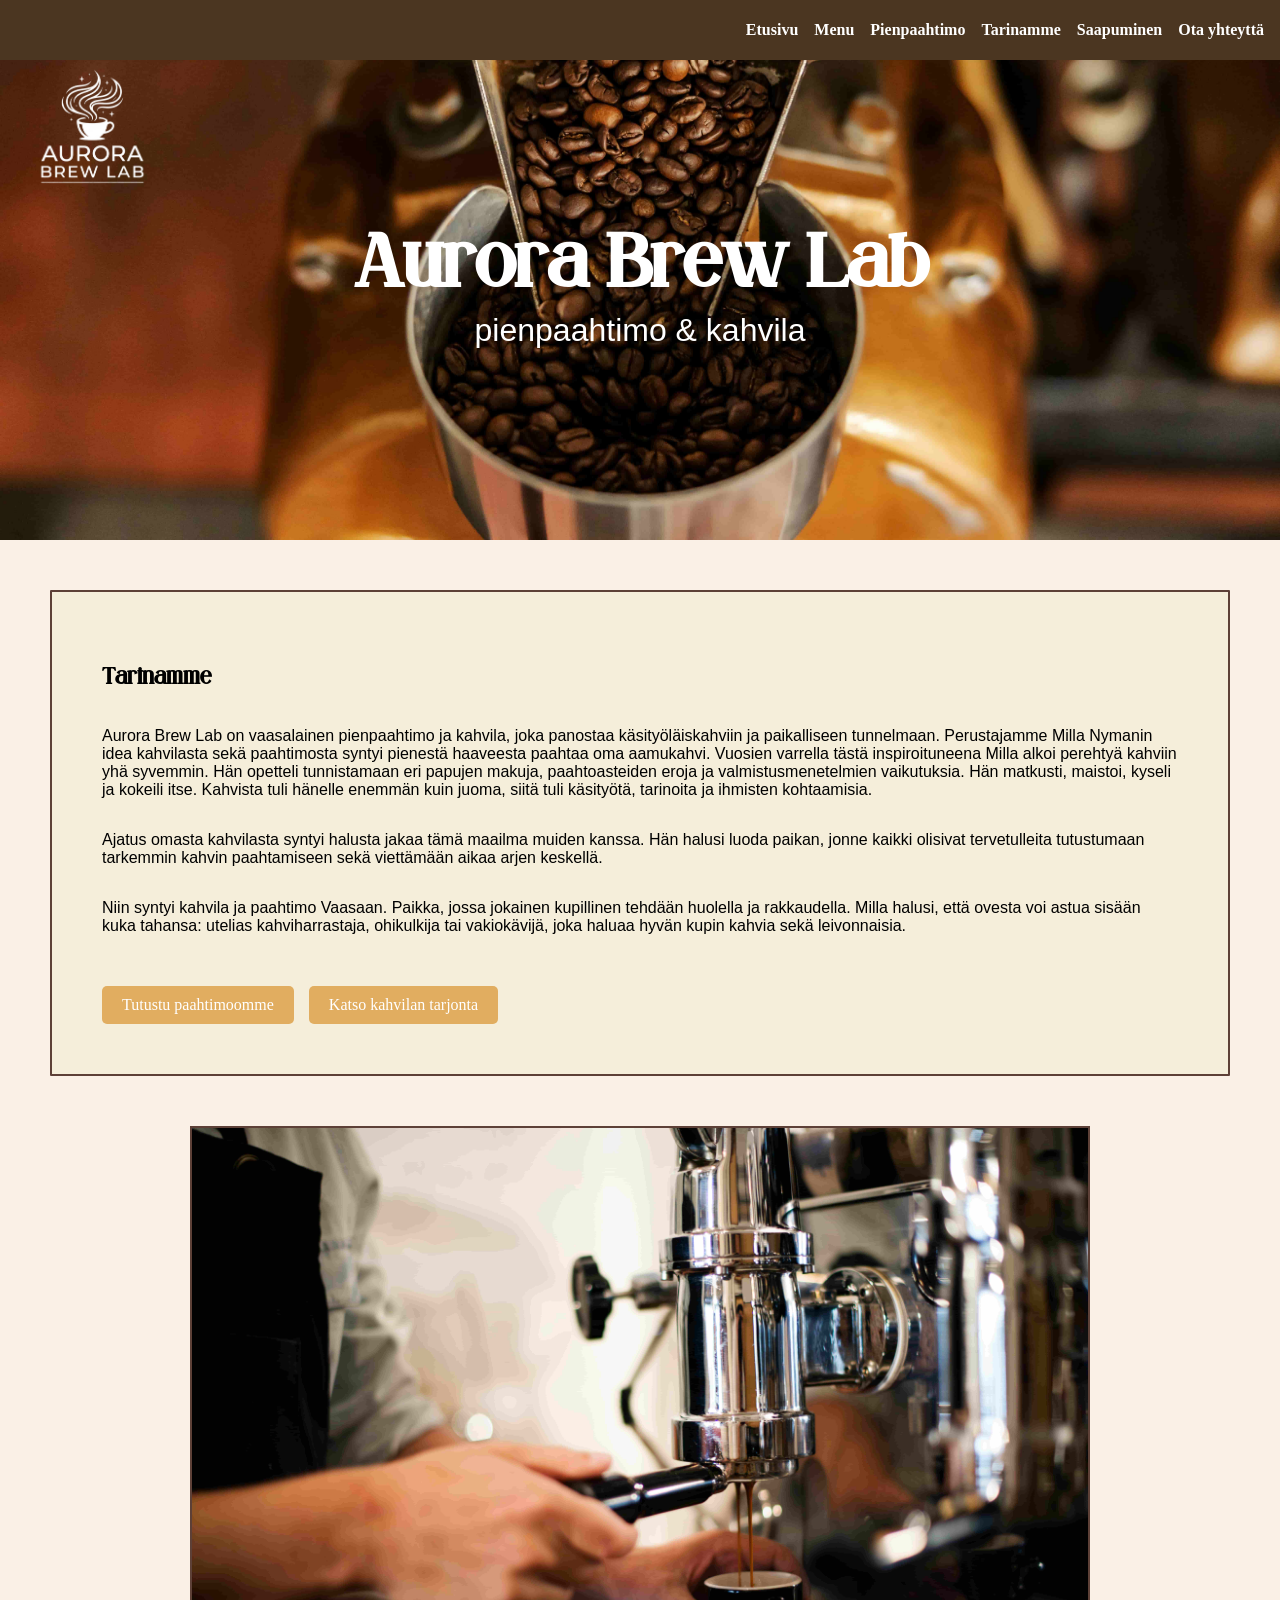
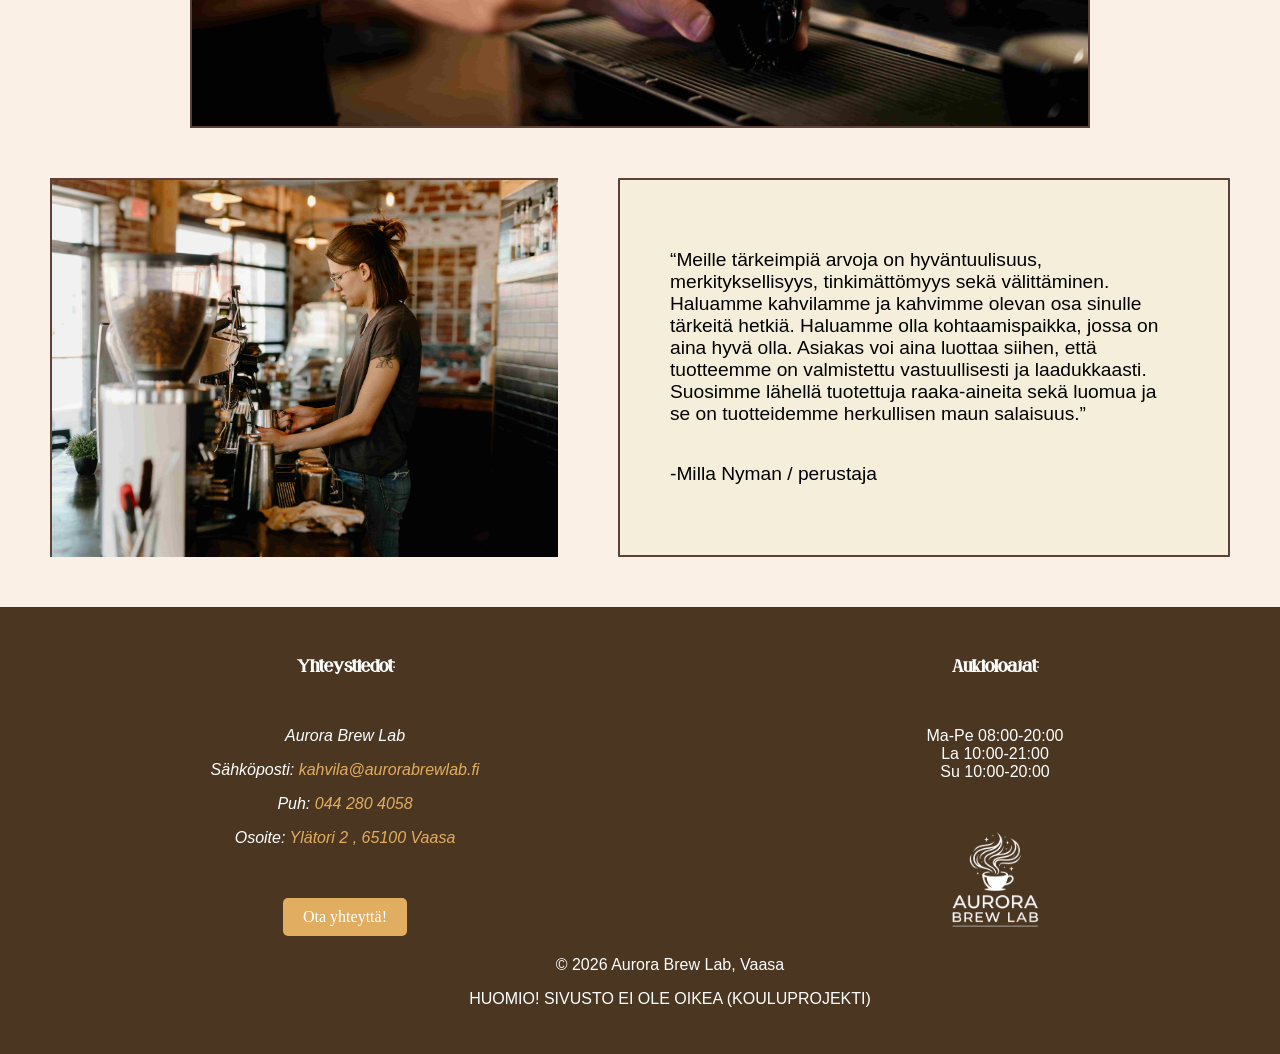
<file: docs/meista.html>
<!--VALMIS suurilta osin (katso TODO kohdat)-->
<!DOCTYPE html>
<html lang="fi">

    <head>
        <meta charset="utf-8">
        <meta name="viewport" content="width=device-width, initial-scale=1.0">  <!-- Tämä kertoo selaimelle, että sivun on mukauduttava laitteen kokoon.-->
        <title>Aurora Brew Lab | Tarinamme</title>
        <meta name="description" content="Aurora Brew Lab | Tarinamme">
        <link rel="stylesheet" href="css/style.css"> 
        <!--Alla favicon linkkaus-->
        <link rel="apple-touch-icon" sizes="180x180" href="/apple-touch-icon.png">
        <link rel="icon" type="image/png" sizes="32x32" href="/favicon-32x32.png">
        <link rel="icon" type="image/png" sizes="16x16" href="/favicon-16x16.png">
        <link rel="manifest" href="/site.webmanifest">
        <!--Iisakilla fontit lisätty käyttöön CSS puolella-->
        <script type="application/ld+json">
{
  "@context": "https://schema.org",
  "@type": "CafeOrCoffeeShop",
  "name": "Aurora Brew Lab",
  "description": "Kahvila ja Paahtimo nettisivut kouluprojektia varten",
  "url": "https://iizakku.github.io/Tiimi_4-projekti2026kevat/",
  "telephone": "+358 442804059",
  "address": {
    "@type": "PostalAddress",
    "streetAddress": "Ylätori 2",
    "addressLocality": "Vaasa",
    "postalCode": "65100",
    "addressCountry": "FI"

  }
}
</script>

    </head>

    <body>
        
        <header class="hero"> 

            <nav class="navbar"> <!--Tämä on sivun yläpalkki jonne tulee logo ja navigaatio-->

                <div class="logo">
                    <a href="index.html"><img src="images/logo2.png" alt="Yrityksen logo"></a> <!--Tekee logokuvasta ns. samalla linkin etusivulle-->
                </div>

                <label class="hamburger-menu">
                    <input type="checkbox">
                </label>

            
                <ul class="nav-links">
                    <li><a href="index.html">Etusivu</a></li> 
                    <li><a href="menu.html">Menu</a></li>
                    <li><a href="paahtimo.html">Pienpaahtimo</a></li>
                    <li><a href="meista.html">Tarinamme</a></li>
                    <li><a href="saapuminen.html">Saapuminen</a></li>
                    <li><a href="lomake.html">Ota yhteyttä</a></li>
                </ul>
            </nav>

            <hgroup class="hero-text"> <!--Hero -kuvan päälle tuleva teksti-->
                <h1>Aurora Brew Lab</h1>
                <p>pienpaahtimo & kahvila</p>
            </hgroup>  

        </header>

        <main>  
            
            <article class="about-us-article">
                <div class="about-us-textbox"> <!--Artikkelin tekstiosio-->
                    <h2>Tarinamme</h2>
                    <p>Aurora Brew Lab on vaasalainen pienpaahtimo ja kahvila, joka panostaa käsityöläiskahviin ja paikalliseen tunnelmaan.  Perustajamme Milla Nymanin idea kahvilasta sekä paahtimosta syntyi pienestä haaveesta paahtaa oma aamukahvi. Vuosien varrella tästä inspiroituneena Milla alkoi perehtyä kahviin yhä syvemmin. Hän opetteli tunnistamaan eri papujen makuja, paahtoasteiden eroja ja valmistusmenetelmien vaikutuksia. Hän matkusti, maistoi, kyseli ja kokeili itse. Kahvista tuli hänelle enemmän kuin juoma, siitä tuli käsityötä, tarinoita ja ihmisten kohtaamisia.</p>
                    <p>Ajatus omasta kahvilasta syntyi halusta jakaa tämä maailma muiden kanssa. Hän halusi luoda paikan, jonne kaikki olisivat tervetulleita tutustumaan tarkemmin kahvin paahtamiseen sekä viettämään aikaa arjen keskellä.</p>
                    <p>Niin syntyi kahvila ja paahtimo Vaasaan. Paikka, jossa jokainen kupillinen tehdään huolella ja rakkaudella. Milla halusi, että ovesta voi astua sisään kuka tahansa: utelias kahviharrastaja, ohikulkija tai vakiokävijä, joka haluaa hyvän kupin kahvia sekä leivonnaisia.</p>
                    <div class="about-us-button-group">
                    <a class="about-us-button" href="paahtimo.html">Tutustu paahtimoomme</a>
                    <a class="about-us-button" href="menu.html">Katso kahvilan tarjonta</a>
                    </div>
                </div>

                <div class="about-us-image"> <!--Kuva kahvilasta-->
                    <img src="images/coffeemaker1.jpg" alt="Kahvilan työntekijä tekemässä kahvia"> <!--TODO kuvan tarkempi koko/rajaus määritellään CSS avulla, poista/muuta nykyinen html kokomäärittely tarpeen mukaiseksi. Alustavasti asetettu tämä.-->
                </div>
            </article>

            <article class="owner-article">
                <div class="owner-image"> <!--Kuva kahvilasta-->
                    <img src="images/owner.jpg" alt="Kahvilan omistaja tekemässä työtään" height="600"> <!--TODO kuvan tarkempi koko/rajaus määritellään CSS avulla, poista/muuta nykyinen html kokomäärittely tarpeen mukaiseksi. Alustavasti asetettu tämä.-->
                </div>

                <div class="owner-textbox"> <!--Artikkelin tekstiosio-->
                    <p>“Meille tärkeimpiä arvoja on hyväntuulisuus, merkityksellisyys, tinkimättömyys sekä välittäminen. Haluamme kahvilamme ja kahvimme olevan osa sinulle tärkeitä hetkiä. Haluamme olla kohtaamispaikka, jossa on aina hyvä olla. Asiakas voi aina luottaa siihen, että tuotteemme on valmistettu vastuullisesti ja laadukkaasti. Suosimme lähellä tuotettuja raaka-aineita sekä luomua ja se on tuotteidemme herkullisen maun salaisuus.”</p>
                    <p>-Milla Nyman / perustaja</p>
                </div>
            </article>

        </main>

        <footer>

            <div class="grid-footer">

                <div class="footer-column1">
                    <h3>Yhteystiedot:</h3>
                    <address class="contact-info">
                        <p>Aurora Brew Lab</p>
                        <p>Sähköposti: <a href="mailto:kahvila@aurorabrewlab.fi">kahvila@aurorabrewlab.fi</a></p>
                        <p>Puh: <a href="tel:+358442804058">044 280 4058</a></p>
                        <p>Osoite: <a href="https://www.google.com/maps/place/Yl%C3%A4tori+2,+65100+Vaasa/@63.0953488,21.6131516,17z/data=!3m1!4b1!4m6!3m5!1s0x467d60436d828da1:0xc48e803fbcfc6513!8m2!3d63.0953488!4d21.6157265!16s%2Fg%2F11l5d118_l?entry=ttu&g_ep=EgoyMDI2MDMxNS4wIKXMDSoASAFQAw%3D%3D" target="_blank" rel="noopener">Ylätori 2 , 65100 Vaasa</a></p>
                    </address>
                    <a href="lomake.html" class="button4">Ota yhteyttä!</a>
                </div>

                <div class="footer-column2">
                    <h3>Aukioloajat:</h3>
                    <div class="open-hours">
                        <p>Ma-Pe 08:00-20:00<br>La 10:00-21:00<br>Su 10:00-20:00</p>
                    </div>
                    <a href="index.html"><img src="images/logo2.png" alt="Yrityksen logo"></a> <!--Tekee logokuvasta ns. samalla linkin etusivulle-->
                </div>

            </div>
                
            <p>&copy; 2026 Aurora Brew Lab, Vaasa</p>
            <p>HUOMIO! SIVUSTO EI OLE OIKEA (KOULUPROJEKTI)</p>

        </footer>
    </body>
</html>
</file>
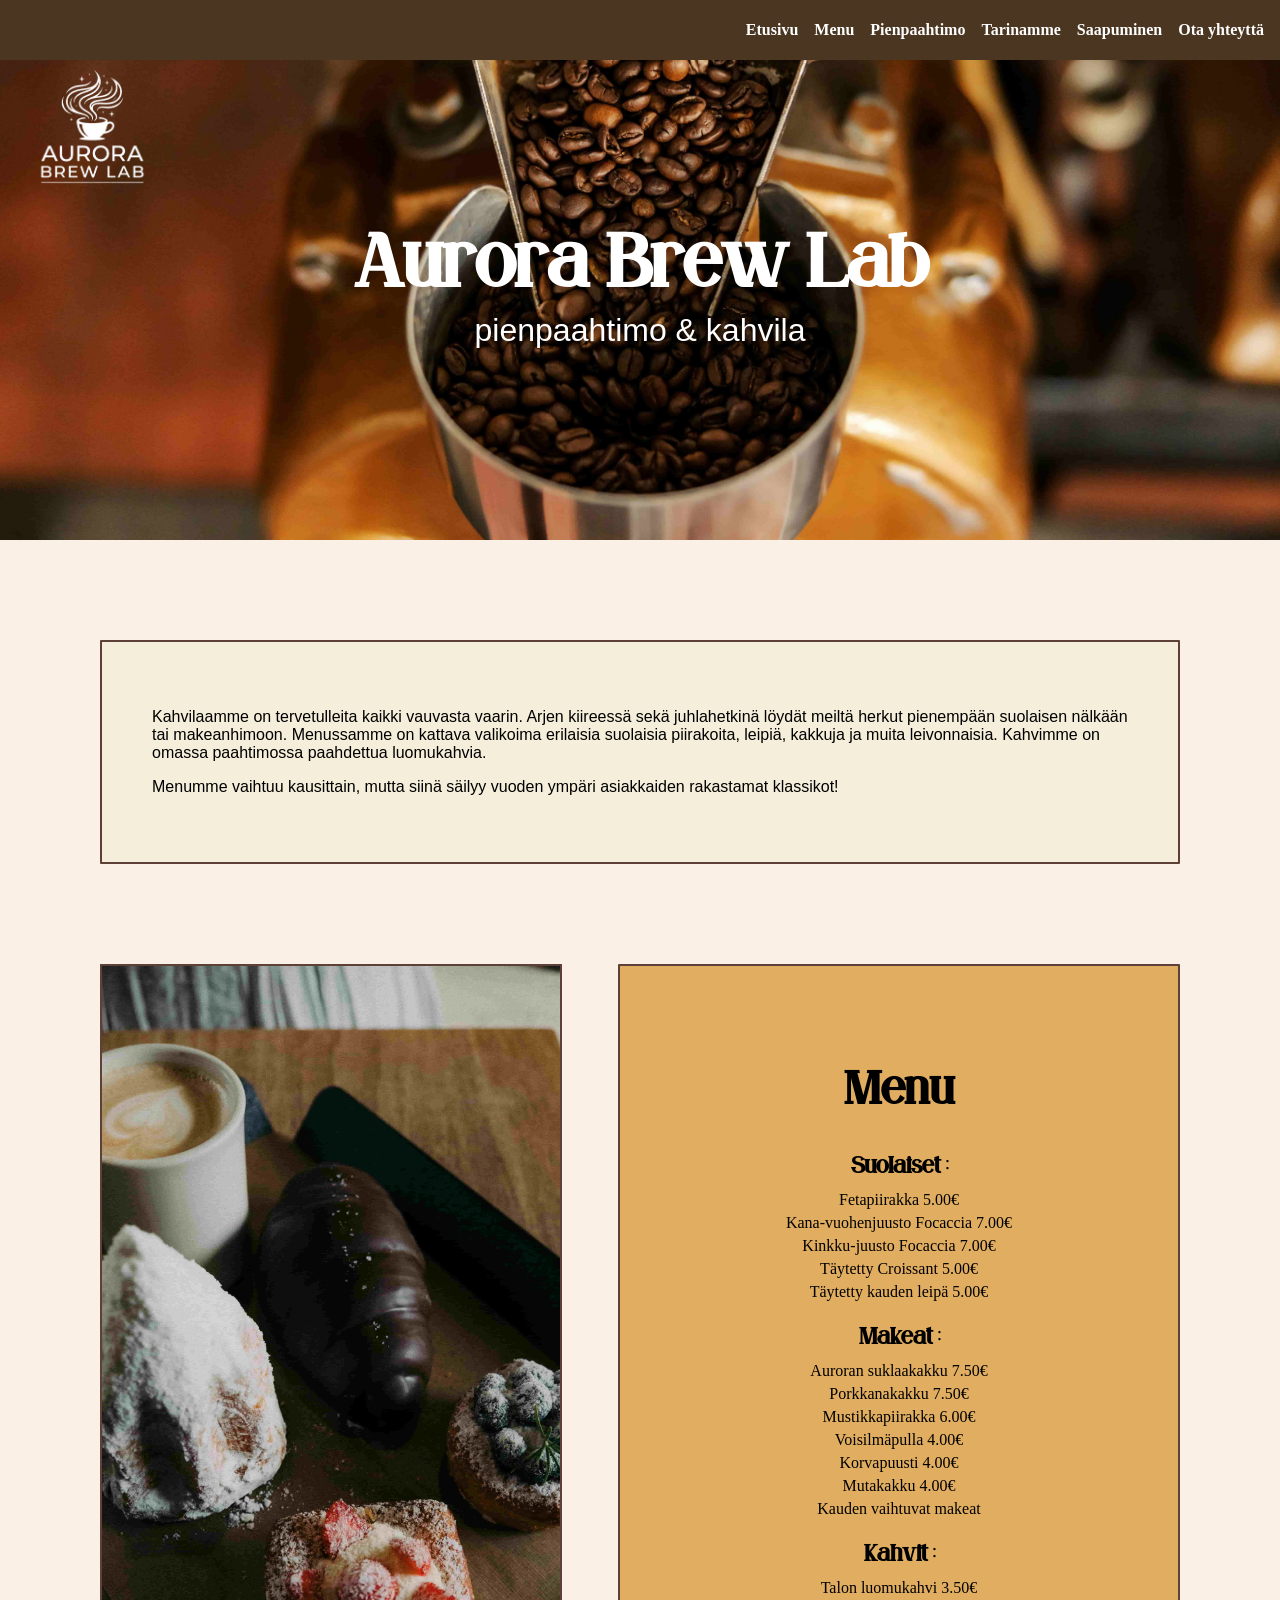
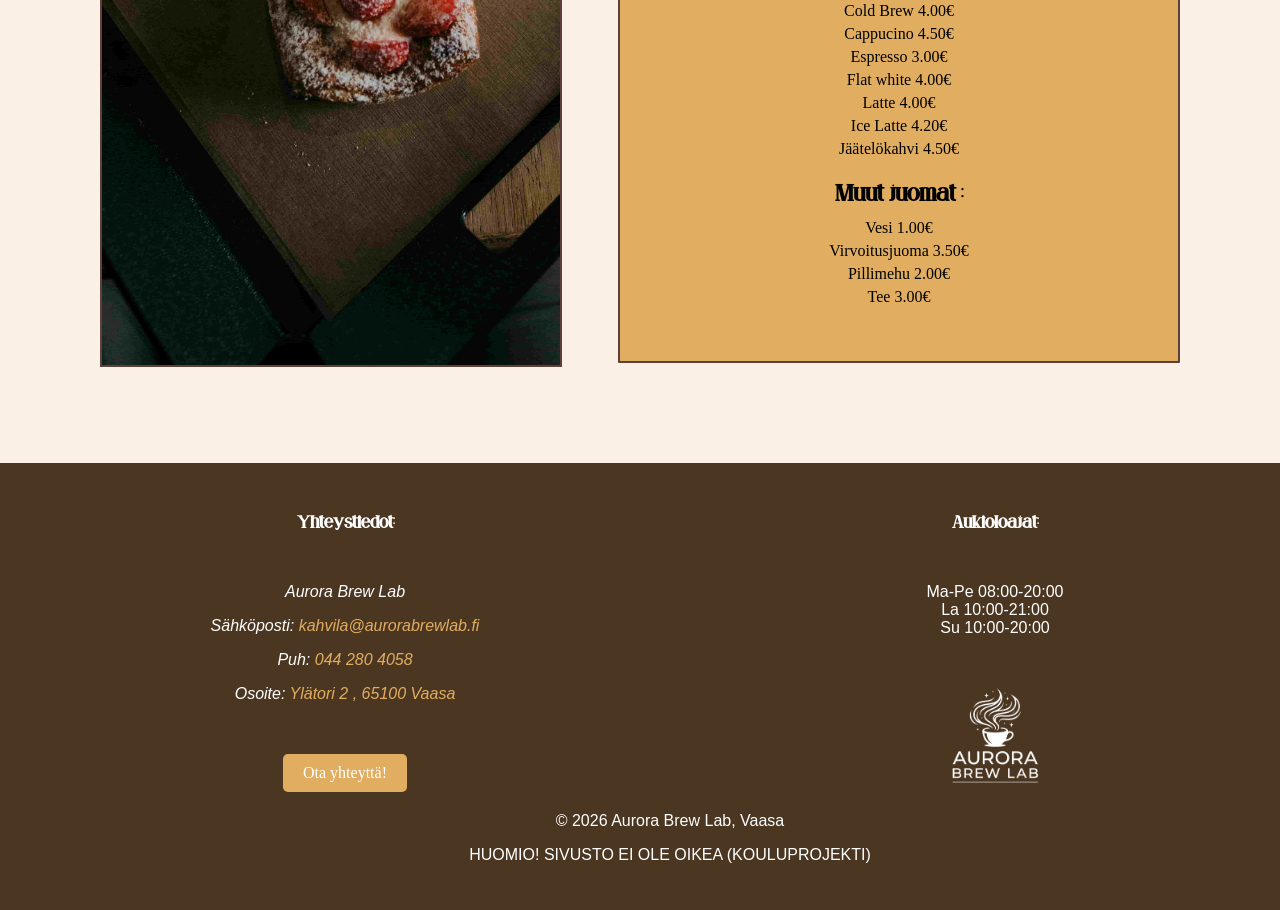
<file: docs/menu.html>
<!--VALMIS suurilta osin (katso TODO kohdat)-->
<!DOCTYPE html>
<html lang="fi">

    <head>
        <meta charset="utf-8">
        <meta name="viewport" content="width=device-width, initial-scale=1.0">  <!-- Tämä kertoo selaimelle, että sivun on mukauduttava laitteen kokoon.-->
        <title>Aurora Brew Lab | Menu</title>
        <meta name="description" content="Aurora Brew Lab | Menu">
        <link rel="stylesheet" href="css/style.css"> <!--TODO MUUTA TÄHÄN LOPUKSI OIKEA CSS ELI STYLE.CSS KUN KAIKKI YHDISTETTY SAMAAN (varmista tämä myös muilta sivuilta)-->
        <!--Alla favicon linkkaus-->
        <link rel="apple-touch-icon" sizes="180x180" href="/apple-touch-icon.png">
        <link rel="icon" type="image/png" sizes="32x32" href="/favicon-32x32.png">
        <link rel="icon" type="image/png" sizes="16x16" href="/favicon-16x16.png">
        <link rel="manifest" href="/site.webmanifest">
        <!--Iisakilla fontit lisätty käyttöön CSS puolella-->
        <script type="application/ld+json"> 
{
  "@context": "https://schema.org",
  "@type": "CafeOrCoffeeShop",
  "name": "Aurora Brew Lab",
  "description": "Kahvila ja Paahtimo nettisivut kouluprojektia varten",
  "url": "https://iizakku.github.io/Tiimi_4-projekti2026kevat/",
  "telephone": "+358 442804059",
  "address": {
    "@type": "PostalAddress",
    "streetAddress": "Ylätori 2",
    "addressLocality": "Vaasa",
    "postalCode": "65100",
    "addressCountry": "FI"

  }
}
</script>
    </head>

    <body>
        
        <header class="hero"> 

            <nav class="navbar"> <!--Tämä on sivun yläpalkki jonne tulee logo ja navigaatio-->

                <div class="logo">
                    <a href="index.html"><img src="images/logo2.png" alt="Yrityksen logo"></a> <!--Tekee logokuvasta ns. samalla linkin etusivulle-->
                </div>

                <label class="hamburger-menu">
                    <input type="checkbox">
                </label>

            
                <ul class="nav-links">
                    <li><a href="index.html">Etusivu</a></li> 
                    <li><a href="menu.html">Menu</a></li>
                    <li><a href="paahtimo.html">Pienpaahtimo</a></li>
                    <li><a href="meista.html">Tarinamme</a></li>
                    <li><a href="saapuminen.html">Saapuminen</a></li>
                    <li><a href="lomake.html">Ota yhteyttä</a></li>
                </ul>
            </nav>

            <hgroup class="hero-text"> <!--Hero -kuvan päälle tuleva teksti-->
                <h1>Aurora Brew Lab</h1>
                <p>pienpaahtimo & kahvila</p>
            </hgroup>  

        </header>

        <main>  

            <section class="menu-textbox"> <!--Laatikko kahvilaan liittyvälle tekstille-->
                <p>Kahvilaamme on tervetulleita kaikki vauvasta vaarin. Arjen kiireessä sekä juhlahetkinä löydät meiltä herkut 
                pienempään suolaisen nälkään tai makeanhimoon. Menussamme on kattava valikoima erilaisia suolaisia piirakoita, 
                leipiä, kakkuja ja muita leivonnaisia. Kahvimme on omassa paahtimossa paahdettua luomukahvia.</p>
                <p>Menumme vaihtuu kausittain, mutta siinä säilyy vuoden ympäri asiakkaiden rakastamat klassikot!</p>
            </section>

            <section class="menu-grid"> <!--Tuotekuva ja Menu lista-->

                <div class="menu-image"> <!--Tuotekuva-->
                    <img src="images/pastry.jpg" alt="Kuva kahvilan leivonnaisista">
                </div>  

                <!--Tähän voisi lisätä toisen tuotekuvan (esim. mudcake.jpg)??-->
                
                <div class="menu-container"> <!--Menu lista-->
                    <h2>Menu</h2>

                    <h3>Suolaiset :</h3>
                    <ul>
                        <li><span class="item-name">Fetapiirakka</span> <span class="price">5.00€</span></li>
                        <li><span class="item-name">Kana-vuohenjuusto Focaccia</span> <span class="price">7.00€</span></li>
                        <li><span class="item-name">Kinkku-juusto Focaccia</span> <span class="price">7.00€</span></li>
                        <li><span class="item-name">Täytetty Croissant</span> <span class="price">5.00€</span></li>
                        <li><span class="item-name">Täytetty kauden leipä</span> <span class="price">5.00€</span></li>
                    </ul>

                    <h3>Makeat :</h3>
                    <ul>
                        <li><span class="item-name">Auroran suklaakakku</span> <span class="price">7.50€</span></li>
                        <li><span class="item-name">Porkkanakakku</span> <span class="price">7.50€</span></li>
                        <li><span class="item-name">Mustikkapiirakka</span> <span class="price">6.00€</span></li>
                        <li><span class="item-name">Voisilmäpulla</span> <span class="price">4.00€</span></li>
                        <li><span class="item-name">Korvapuusti</span> <span class="price">4.00€</span></li>
                        <li><span class="item-name">Mutakakku</span> <span class="price">4.00€</span></li>
                        <li><span class="item-name">Kauden vaihtuvat makeat</span></li>
                    </ul>

                    <h3>Kahvit :</h3>
                    <ul>
                        <li><span class="item-name">Talon luomukahvi</span> <span class="price">3.50€</span></li>
                        <li><span class="item-name">Cold Brew</span> <span class="price">4.00€</span></li>
                        <li><span class="item-name">Cappucino</span> <span class="price">4.50€</span></li>
                        <li><span class="item-name">Espresso</span> <span class="price">3.00€</span></li>
                        <li><span class="item-name">Flat white</span> <span class="price">4.00€</span></li>
                        <li><span class="item-name">Latte</span> <span class="price">4.00€</span></li>
                        <li><span class="item-name">Ice Latte</span> <span class="price">4.20€</span></li>
                        <li><span class="item-name">Jäätelökahvi</span> <span class="price">4.50€</span></li>                                                
                    </ul>

                    <h3>Muut juomat :</h3>
                    <ul>
                        <li><span class="item-name">Vesi </span> <span class="price">1.00€</span></li>
                        <li><span class="item-name">Virvoitusjuoma</span> <span class="price">3.50€</span></li>
                        <li><span class="item-name">Pillimehu</span> <span class="price">2.00€</span></li>
                        <li><span class="item-name">Tee</span> <span class="price">3.00€</span></li>
                    </ul>                    
                </div>

            </section>
            
        </main>

        <footer>

            <div class="grid-footer">

                <div class="footer-column1">
                    <h3>Yhteystiedot:</h3>
                    <address class="contact-info">
                        <p>Aurora Brew Lab</p>
                        <p>Sähköposti: <a href="mailto:kahvila@aurorabrewlab.fi">kahvila@aurorabrewlab.fi</a></p>
                        <p>Puh: <a href="tel:+358442804058">044 280 4058</a></p>
                        <p>Osoite: <a href="https://www.google.com/maps/place/Yl%C3%A4tori+2,+65100+Vaasa/@63.0953488,21.6131516,17z/data=!3m1!4b1!4m6!3m5!1s0x467d60436d828da1:0xc48e803fbcfc6513!8m2!3d63.0953488!4d21.6157265!16s%2Fg%2F11l5d118_l?entry=ttu&g_ep=EgoyMDI2MDMxNS4wIKXMDSoASAFQAw%3D%3D" target="_blank" rel="noopener">Ylätori 2 , 65100 Vaasa</a></p>
                    </address>
                    <a href="lomake.html" class="button4">Ota yhteyttä!</a>
                </div>

                <div class="footer-column2">
                    <h3>Aukioloajat:</h3>
                    <div class="open-hours">
                        <p>Ma-Pe 08:00-20:00<br>La 10:00-21:00<br>Su 10:00-20:00</p>
                    </div>
                    <a href="index.html"><img src="images/logo2.png" alt="Yrityksen logo"></a> <!--Tekee logokuvasta ns. samalla linkin etusivulle-->
                </div>

            </div>
                
            <p>&copy; 2026 Aurora Brew Lab, Vaasa</p>
            <p>HUOMIO! SIVUSTO EI OLE OIKEA (KOULUPROJEKTI)</p>

        </footer>
    </body>
</html>
</file>
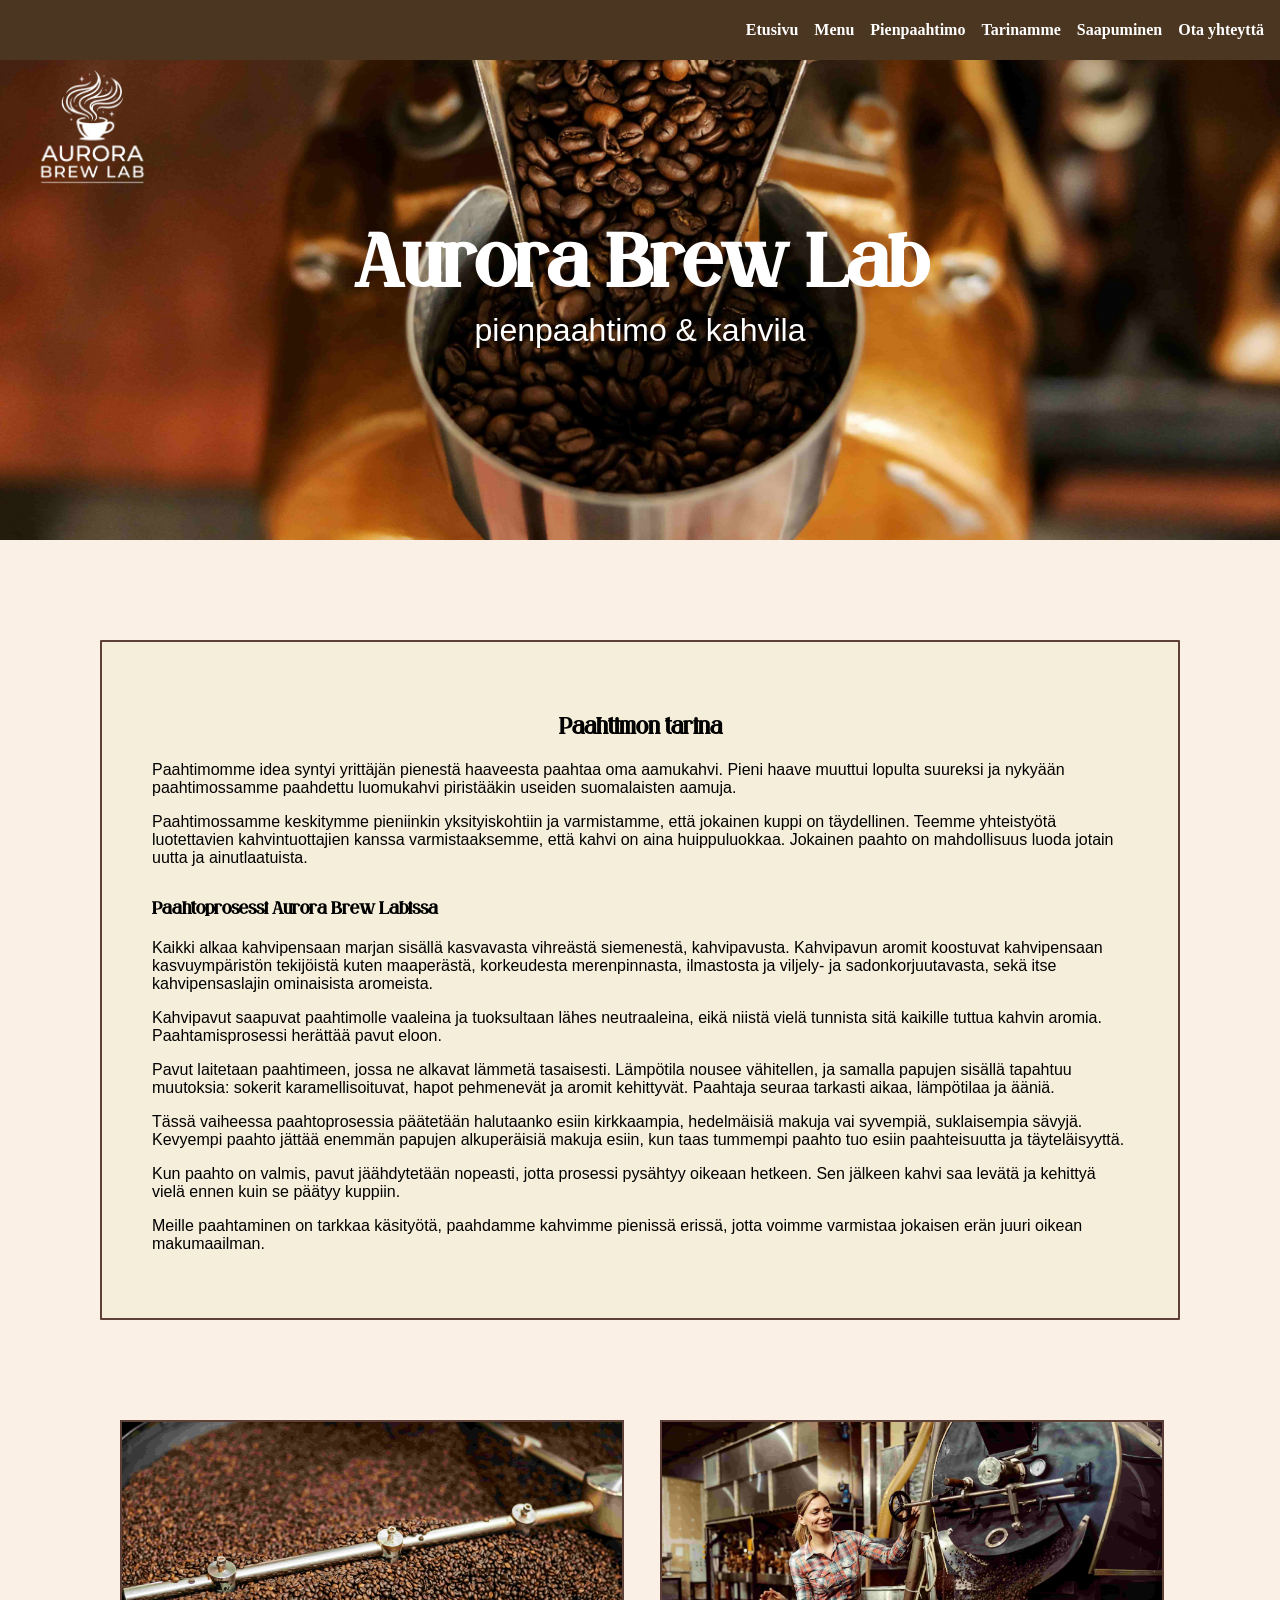
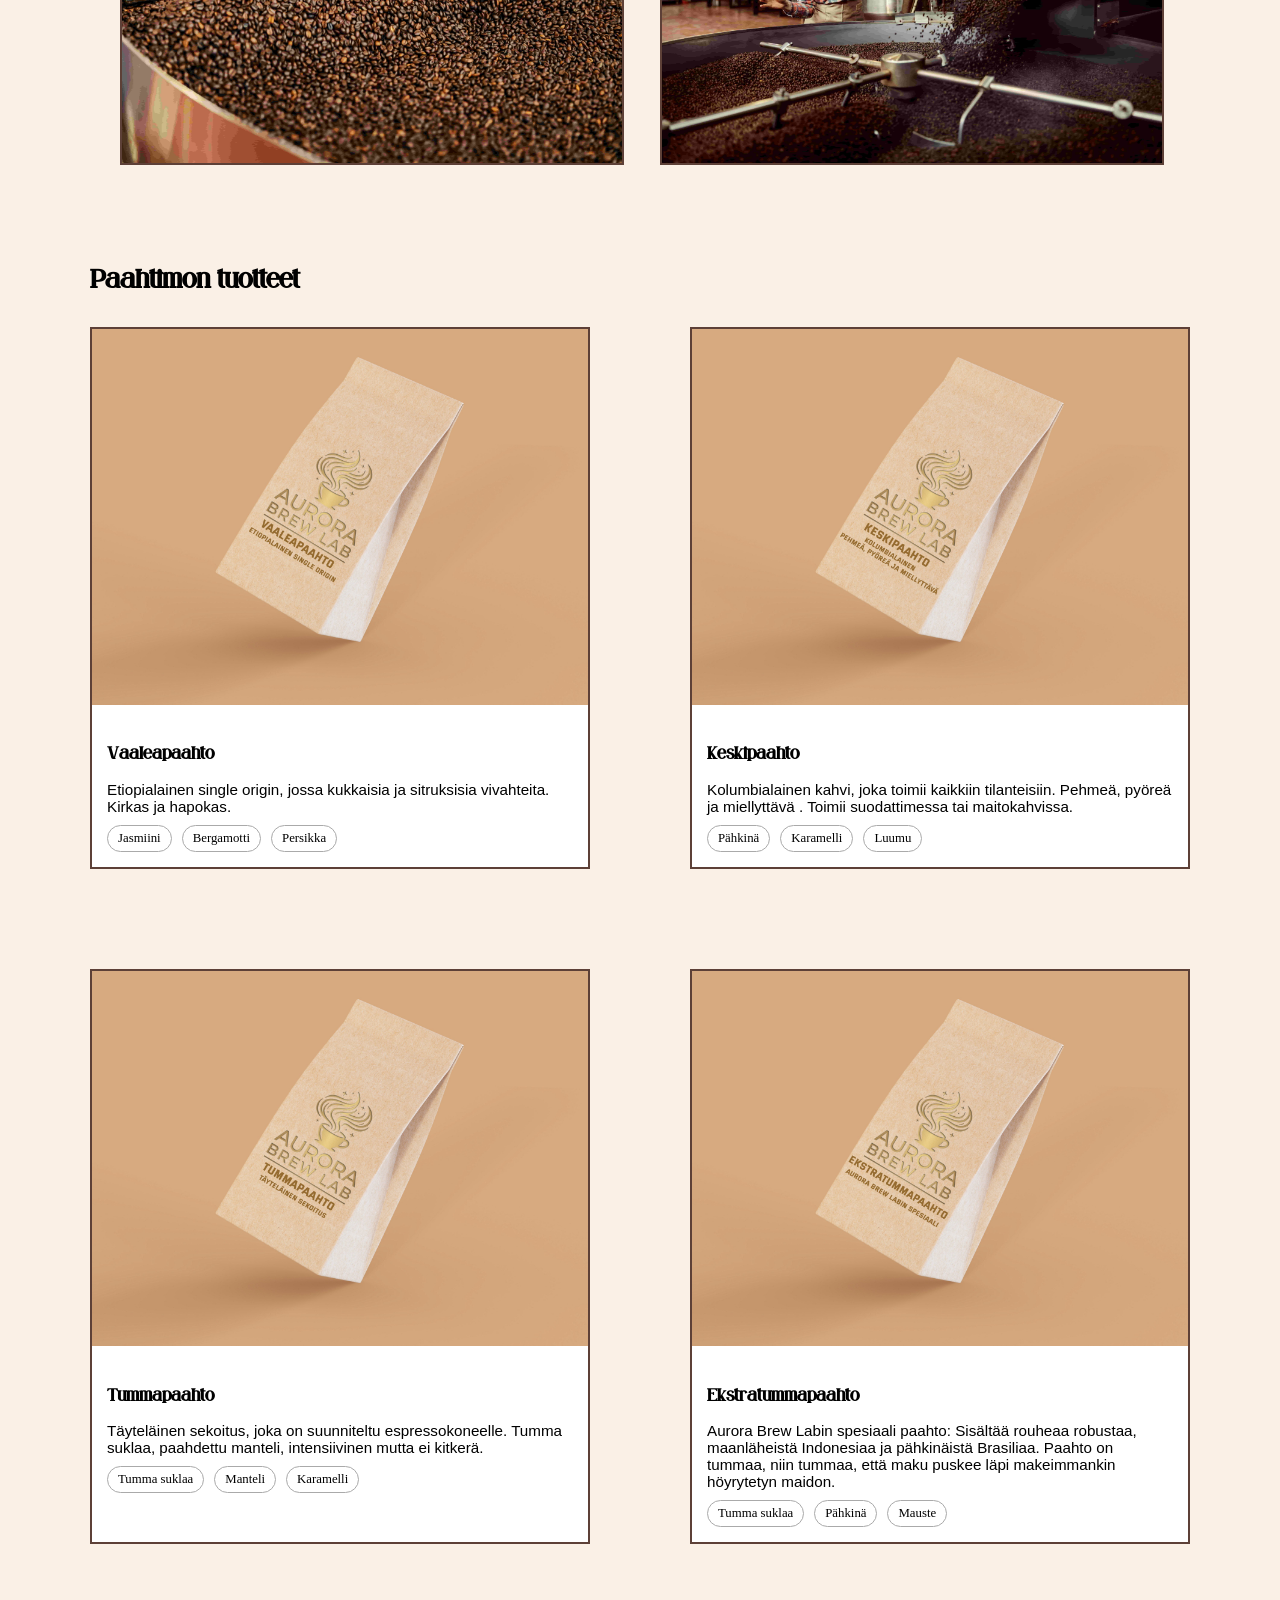
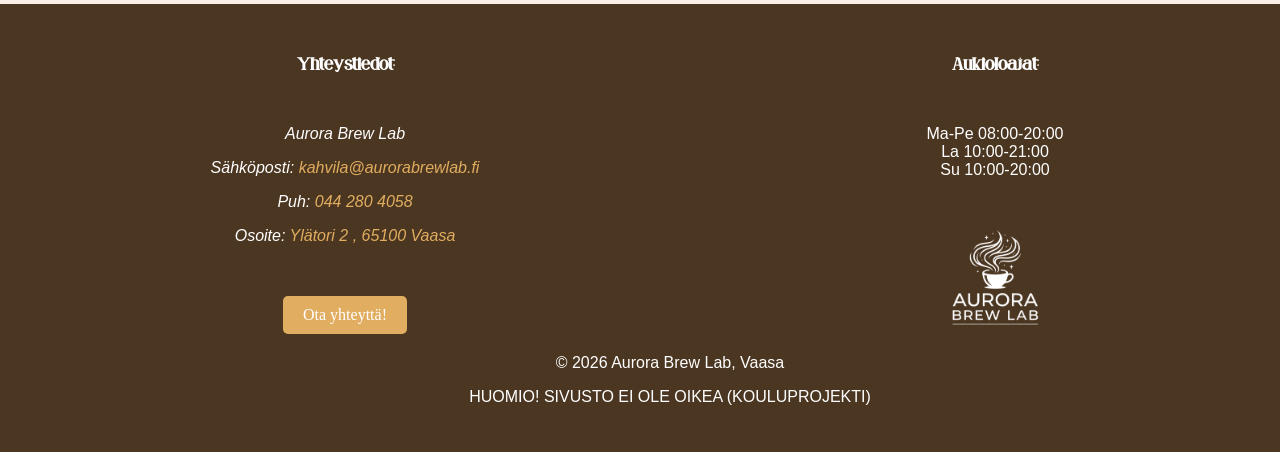
<file: docs/paahtimo.html>
<!--VALMIS suurilta osin (katso TODO kohdat)-->
<!DOCTYPE html>
<html lang="fi">

    <head>
        <meta charset="utf-8">
        <meta name="viewport" content="width=device-width, initial-scale=1.0">  <!-- Tämä kertoo selaimelle, että sivun on mukauduttava laitteen kokoon.-->
        <title>Aurora Brew Lab | Paahtimo</title>
        <meta name="description" content="Aurora Brew Lab | Paahtimo">
        <link rel="stylesheet" href="css/style.css"> 
        <!--Alla favicon linkkaus-->
        <link rel="apple-touch-icon" sizes="180x180" href="/apple-touch-icon.png">
        <link rel="icon" type="image/png" sizes="32x32" href="/favicon-32x32.png">
        <link rel="icon" type="image/png" sizes="16x16" href="/favicon-16x16.png">
        <link rel="manifest" href="/site.webmanifest">
        <!--Iisakilla fontit lisätty käyttöön CSS puolella-->
        <script type="application/ld+json"> 
{
  "@context": "https://schema.org",
  "@type": "Article",
  "@id": "https://iizakku.github.io/Tiimi_4-projekti2026kevat/paahtimo.html",
  "headline": "Paahtimo Aurora Brew Lab tarina",
  "author": {
    "@type": "Organization",
    "name": "Aurora Brew Lab"
  },
  "datePublished": "2026-04-16",
  "dateModified": "2026-04-16",
  "publisher": {
    "@type": "Organization",
    "name": "Aurora Brew Lab"
  },
  "mainEntityOfPage": "https://iizakku.github.io/Tiimi_4-projekti2026kevat/paahtimo.html"
}

    </script>
    </head>

    <body>
        
        <header class="hero"> 

            <nav class="navbar"> <!--Tämä on sivun yläpalkki jonne tulee logo ja navigaatio-->

                <div class="logo">
                    <a href="index.html"><img src="images/logo2.png" alt="Yrityksen logo"></a> <!--Tekee logokuvasta ns. samalla linkin etusivulle-->
                </div>

                <label class="hamburger-menu">
                    <input type="checkbox">
                </label>

            
                <ul class="nav-links">
                    <li><a href="index.html">Etusivu</a></li> 
                    <li><a href="menu.html">Menu</a></li>
                    <li><a href="paahtimo.html">Pienpaahtimo</a></li>
                    <li><a href="meista.html">Tarinamme</a></li>
                    <li><a href="saapuminen.html">Saapuminen</a></li>
                    <li><a href="lomake.html">Ota yhteyttä</a></li>
                </ul>
            </nav>

            <hgroup class="hero-text"> <!--Hero -kuvan päälle tuleva teksti-->
                <h1>Aurora Brew Lab</h1>
                <p>pienpaahtimo & kahvila</p>
            </hgroup>  

        </header>

        <main>  

            <article class="roastery-article"> <!--Laatikko paahtimosta kertovalle artikkelille-->
                <h2>Paahtimon tarina</h2>    
                <p>Paahtimomme idea syntyi yrittäjän pienestä haaveesta paahtaa oma aamukahvi. Pieni haave muuttui lopulta suureksi ja nykyään paahtimossamme paahdettu luomukahvi piristääkin useiden suomalaisten aamuja.</p>
                <p>Paahtimossamme keskitymme pieniinkin yksityiskohtiin ja varmistamme, että jokainen kuppi on täydellinen. Teemme yhteistyötä luotettavien kahvintuottajien kanssa varmistaaksemme, että kahvi on aina huippuluokkaa. Jokainen paahto on mahdollisuus luoda jotain uutta ja ainutlaatuista.</p>
                <h3>Paahtoprosessi Aurora Brew Labissa</h3>
                <p>Kaikki alkaa kahvipensaan marjan sisällä kasvavasta vihreästä siemenestä, kahvipavusta. Kahvipavun aromit koostuvat kahvipensaan kasvuympäristön tekijöistä kuten maaperästä, korkeudesta merenpinnasta, ilmastosta ja viljely- ja sadonkorjuutavasta, sekä itse kahvipensaslajin ominaisista aromeista.</p>
                <p>Kahvipavut saapuvat paahtimolle vaaleina ja tuoksultaan lähes neutraaleina, eikä niistä vielä tunnista sitä kaikille tuttua kahvin aromia. Paahtamisprosessi herättää pavut eloon.</p>
                <p>Pavut laitetaan paahtimeen, jossa ne alkavat lämmetä tasaisesti. Lämpötila nousee vähitellen, ja samalla papujen sisällä tapahtuu muutoksia: sokerit karamellisoituvat, hapot pehmenevät ja aromit kehittyvät. Paahtaja seuraa tarkasti aikaa, lämpötilaa ja ääniä.</p>
                <p>Tässä vaiheessa paahtoprosessia päätetään halutaanko esiin kirkkaampia, hedelmäisiä makuja vai syvempiä, suklaisempia sävyjä. Kevyempi paahto jättää enemmän papujen alkuperäisiä makuja esiin, kun taas tummempi paahto tuo esiin paahteisuutta ja täyteläisyyttä.</p>
                <p>Kun paahto on valmis, pavut jäähdytetään nopeasti, jotta prosessi pysähtyy oikeaan hetkeen. Sen jälkeen kahvi saa levätä ja kehittyä vielä ennen kuin se päätyy kuppiin.</p>
                <p>Meille paahtaminen on tarkkaa käsityötä, paahdamme kahvimme pienissä erissä, jotta voimme varmistaa jokaisen erän juuri oikean makumaailman.</p>
            
            
            </article>

            <section class="roastery-images">
                <div class="roastery-image1"> <!--Kuva paahtimosta-->
                    <img src="images/roastery2.jpg" alt="Kuva kahvipaahtimesta, mikä on täynnä kahvipapuja"> <!--TODO kuvan tarkempi koko/rajaus määritellään CSS avulla, poista/muuta nykyinen html kokomäärittely tarpeen mukaiseksi. Alustavasti asetettu tämä.-->
                </div>  
                <div class="roastery-image2"> <!--Kuva työskentelystä-->
                    <img src="images/roastery1.jpg" alt="Kuva kahvipaahtimon työntekijästä paahtimen luona"> <!--TODO kuvan tarkempi koko/rajaus määritellään CSS avulla, poista/muuta nykyinen html kokomäärittely tarpeen mukaiseksi. Alustavasti asetettu tämä.-->
                </div>  
            </section>

            <section class="product-container">
                <h2>Paahtimon tuotteet</h2>
                <div class="product-cards">

                    <article class="product-card">
                        <div class="product-image">
                            <img src="images/Vaaleapaahto.jpg" alt="Tuotekuva pienpaahtimon vaaleapaahtokahvista"> <!--TODO kuvan tarkempi koko/rajaus määritellään CSS avulla, poista/muuta nykyinen html kokomäärittely tarpeen mukaiseksi. Alustavasti asetettu tämä.-->
                        </div>

                        <div class="product-info">
                            <h3 class="product-name">Vaaleapaahto</h3>
                            <p class="product-description">Etiopialainen single origin, jossa kukkaisia ja sitruksisia vivahteita. Kirkas ja hapokas.</p>
                            <div class="product-tags">
                                <span class="tag">Jasmiini</span>
                                <span class="tag">Bergamotti</span>
                                <span class="tag">Persikka</span>
                            </div>                        
                        </div>
                    </article>

                    <article class="product-card">
                        <div class="product-image">
                            <img src="images/Keskipaahto.jpg" alt="Tuotekuva pienpaahtimon keskipaahtokahvista"> <!--TODO kuvan tarkempi koko/rajaus määritellään CSS avulla, poista/muuta nykyinen html kokomäärittely tarpeen mukaiseksi. Alustavasti asetettu tämä.-->
                        </div>

                        <div class="product-info">
                            <h3 class="product-name">Keskipaahto</h3>
                            <p class="product-description">Kolumbialainen kahvi, joka toimii kaikkiin tilanteisiin. Pehmeä, pyöreä ja miellyttävä . Toimii suodattimessa tai maitokahvissa.</p>
                            <div class="product-tags">
                                <span class="tag">Pähkinä</span>
                                <span class="tag">Karamelli</span>
                                <span class="tag">Luumu</span>
                            </div>                        
                        </div>
                    </article>
                    
                    <article class="product-card">
                        <div class="product-image">
                            <img src="images/Tummapaahto.jpg" alt="Tuotekuva pienpaahtimon tummapaahtokahvista"> <!--TODO kuvan tarkempi koko/rajaus määritellään CSS avulla, poista/muuta nykyinen html kokomäärittely tarpeen mukaiseksi. Alustavasti asetettu tämä.-->
                        </div>

                        <div class="product-info">
                            <h3 class="product-name">Tummapaahto</h3>
                            <p class="product-description">Täyteläinen sekoitus, joka on suunniteltu espressokoneelle. Tumma suklaa, paahdettu manteli, intensiivinen mutta ei kitkerä.</p>
                            <div class="product-tags">
                                <span class="tag">Tumma suklaa</span>
                                <span class="tag">Manteli</span>
                                <span class="tag">Karamelli</span>
                            </div>                        
                        </div>
                    </article>
                    
                    <article class="product-card">
                        <div class="product-image">
                            <img src="images/Ekstratummapaahto.jpg" alt="Tuotekuva pienpaahtimon ektratummapaahtokahvista"> <!--TODO kuvan tarkempi koko/rajaus määritellään CSS avulla, poista/muuta nykyinen html kokomäärittely tarpeen mukaiseksi. Alustavasti asetettu tämä.-->
                        </div>

                        <div class="product-info">
                            <h3 class="product-name">Ekstratummapaahto</h3>
                            <p class="product-description">Aurora Brew Labin spesiaali paahto: Sisältää rouheaa robustaa, maanläheistä Indonesiaa ja pähkinäistä Brasiliaa. Paahto on tummaa, niin tummaa, että maku puskee läpi makeimmankin höyrytetyn maidon.</p>
                            <div class="product-tags">
                                <span class="tag">Tumma suklaa</span>
                                <span class="tag">Pähkinä</span>
                                <span class="tag">Mauste</span>
                            </div>                        
                        </div>
                    </article>                    

                </div>
            </section>

        </main>

        <footer>

            <div class="grid-footer">

                <div class="footer-column1">
                    <h3>Yhteystiedot:</h3>
                    <address class="contact-info">
                        <p>Aurora Brew Lab</p>
                        <p>Sähköposti: <a href="mailto:kahvila@aurorabrewlab.fi">kahvila@aurorabrewlab.fi</a></p>
                        <p>Puh: <a href="tel:+358442804058">044 280 4058</a></p>
                        <p>Osoite: <a href="https://www.google.com/maps/place/Yl%C3%A4tori+2,+65100+Vaasa/@63.0953488,21.6131516,17z/data=!3m1!4b1!4m6!3m5!1s0x467d60436d828da1:0xc48e803fbcfc6513!8m2!3d63.0953488!4d21.6157265!16s%2Fg%2F11l5d118_l?entry=ttu&g_ep=EgoyMDI2MDMxNS4wIKXMDSoASAFQAw%3D%3D" target="_blank" rel="noopener">Ylätori 2 , 65100 Vaasa</a></p>
                    </address>
                    <a href="lomake.html" class="button4">Ota yhteyttä!</a>
                </div>

                <div class="footer-column2">
                    <h3>Aukioloajat:</h3>
                    <div class="open-hours">
                        <p>Ma-Pe 08:00-20:00<br>La 10:00-21:00<br>Su 10:00-20:00</p>
                    </div>
                    <a href="index.html"><img src="images/logo2.png" alt="Yrityksen logo"></a> <!--Tekee logokuvasta ns. samalla linkin etusivulle-->
                </div>

            </div>
                
            <p>&copy; 2026 Aurora Brew Lab, Vaasa</p>
            <p>HUOMIO! SIVUSTO EI OLE OIKEA (KOULUPROJEKTI)</p>

        </footer>
    </body>
</html>
</file>
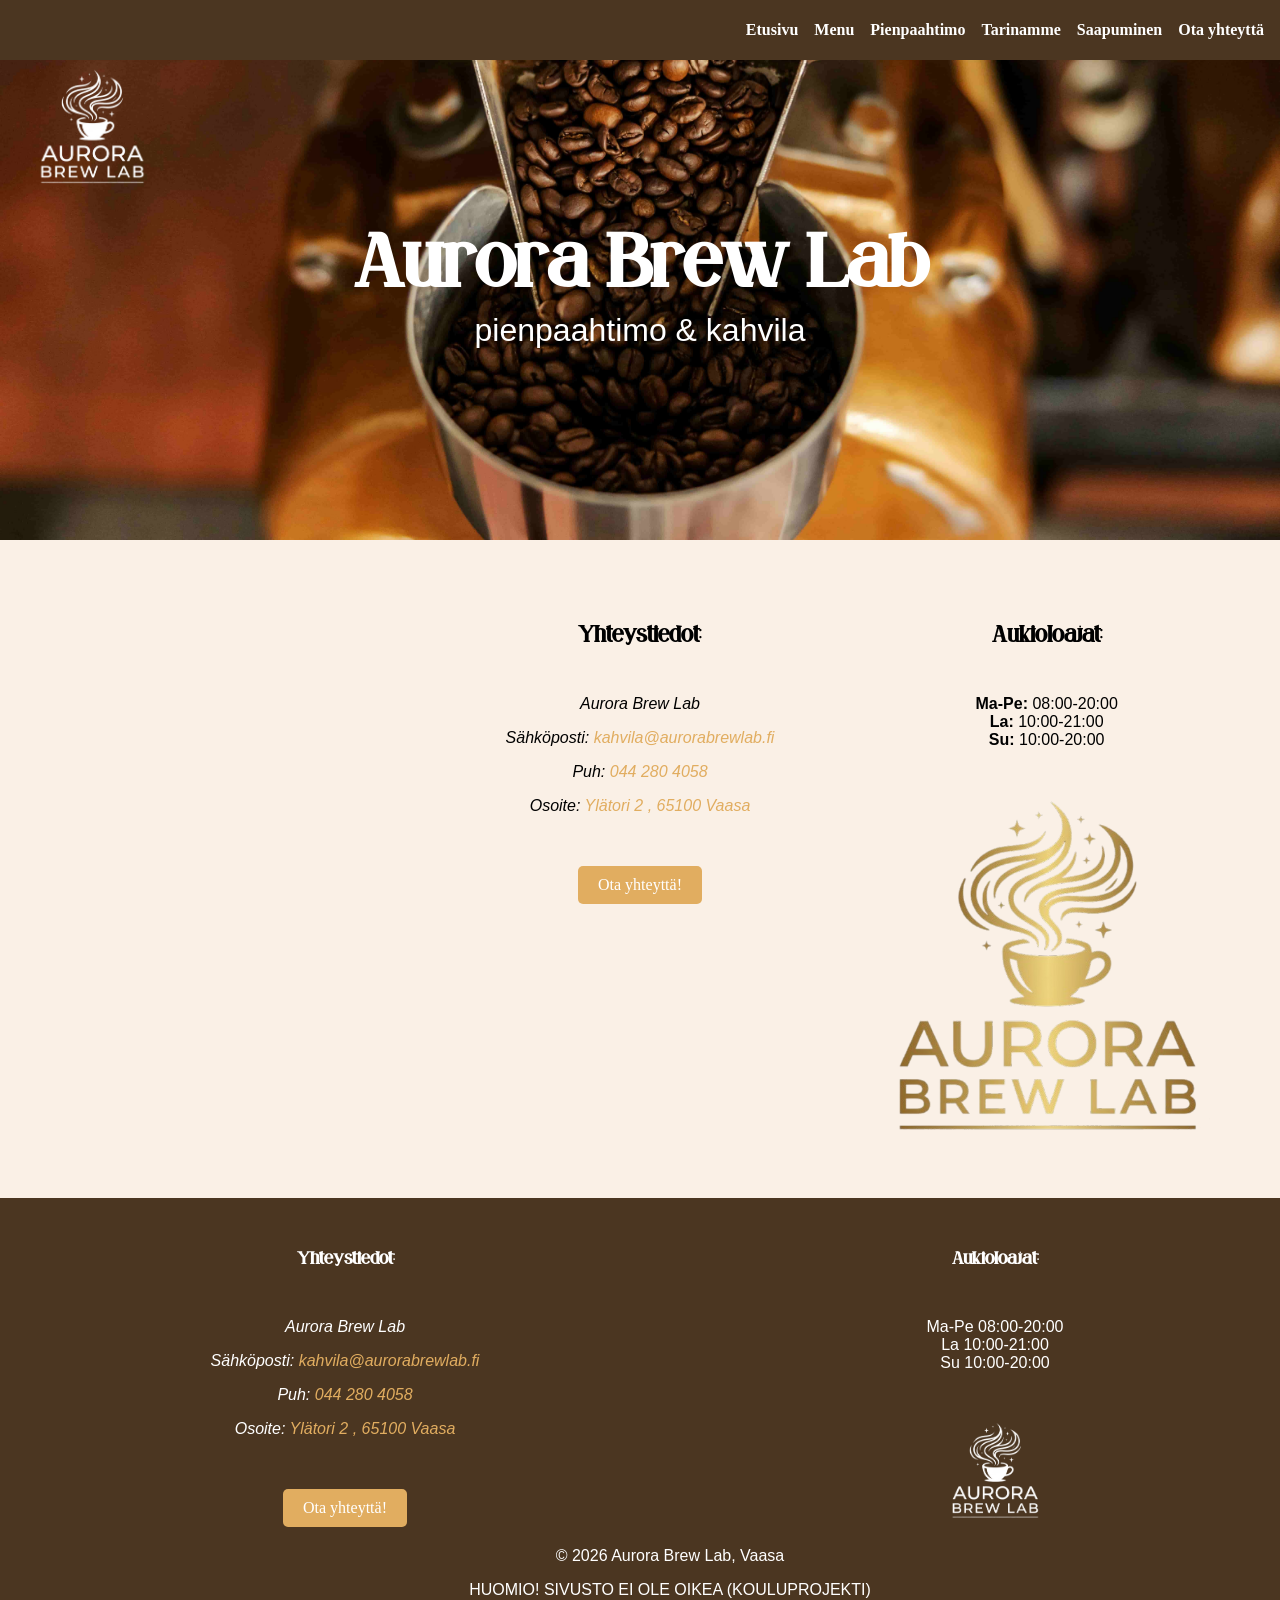
<file: docs/saapuminen.html>
<!--VALMIS suurilta osin (katso TODO kohdat)-->
<!DOCTYPE html>
<html lang="fi">

    <head>
        <meta charset="utf-8">
        <meta name="viewport" content="width=device-width, initial-scale=1.0">  <!-- Tämä kertoo selaimelle, että sivun on mukauduttava laitteen kokoon.-->
        <title>Aurora Brew Lab | Saapuminen</title>
        <meta name="description" content="Aurora Brew Lab | Saapuminen">
        <link rel="stylesheet" href="css/style.css"> 
        <!--Alla favicon linkkaus-->
        <link rel="apple-touch-icon" sizes="180x180" href="/apple-touch-icon.png">
        <link rel="icon" type="image/png" sizes="32x32" href="/favicon-32x32.png">
        <link rel="icon" type="image/png" sizes="16x16" href="/favicon-16x16.png">
        <link rel="manifest" href="/site.webmanifest">
        <!--Iisakilla fontit lisätty käyttöön CSS puolella-->
<script type="application/ld+json">
{
  "@context": "https://schema.org",
  "@graph": [

    {
      "@type": "CafeOrCoffeeShop",
      "name": "Aurora Brew Lab",
      "description": "Kahvila ja Paahtimo nettisivut kouluprojektia varten",
      "url": "https://iizakku.github.io/Tiimi_4-projekti2026kevat/",
      "telephone": "+358 442804059",
      "address": {
        "@type": "PostalAddress",
        "streetAddress": "Ylätori 2",
        "addressLocality": "Vaasa",
        "postalCode": "65100",
        "addressCountry": "FI"
      },
      "geo": {
        "@type": "GeoCoordinates",
        "latitude": 63.095647,
        "longitude": 21.61422103218802
      }
    },

    {
      "@type": "WebPage",
      "@id": "https://iizakku.github.io/Tiimi_4-projekti2026kevat/saapuminen.html",
      "url": "https://iizakku.github.io/Tiimi_4-projekti2026kevat/saapuminen.html",
      "name": "Saapuminen",
      "description": "Ohjeet kahvila/paahtimoon saapumiseen, kartta sekä yhteystiedot"
    }

  ]
}
</script>
    </head>

    <body>
        
        <header class="hero"> 

            <nav class="navbar"> <!--Tämä on sivun yläpalkki jonne tulee logo ja navigaatio-->

                <div class="logo">
                    <a href="index.html"><img src="images/logo2.png" alt="Yrityksen logo"></a> <!--Tekee logokuvasta ns. samalla linkin etusivulle-->
                </div>

                <label class="hamburger-menu">
                    <input type="checkbox">
                </label>

            
                <ul class="nav-links">
                    <li><a href="index.html">Etusivu</a></li> 
                    <li><a href="menu.html">Menu</a></li>
                    <li><a href="paahtimo.html">Pienpaahtimo</a></li>
                    <li><a href="meista.html">Tarinamme</a></li>
                    <li><a href="saapuminen.html">Saapuminen</a></li>
                    <li><a href="lomake.html">Ota yhteyttä</a></li>
                </ul>
            </nav>

            <hgroup class="hero-text"> <!--Hero -kuvan päälle tuleva teksti-->
                <h1>Aurora Brew Lab</h1>
                <p>pienpaahtimo & kahvila</p>
            </hgroup>  

        </header>

        <main>  

            <section class="map-page-grid">
                
                <div class="map">    
                    <iframe src="https://www.google.com/maps/embed?pb=!1m18!1m12!1m3!1d1805.4211289699306!2d21.615726499999997!3d63.09534879999999!2m3!1f0!2f0!3f0!3m2!1i1024!2i768!4f13.1!3m3!1m2!1s0x467d60436d828da1%3A0xc48e803fbcfc6513!2sYl%C3%A4tori%202%2C%2065100%20Vaasa!5e0!3m2!1sfi!2sfi!4v1774448435266!5m2!1sfi!2sfi" width="600" height="450" style="border:0;" allowfullscreen="" loading="lazy" referrerpolicy="no-referrer-when-downgrade"></iframe>
                </div>

                <div class="contact-info">
                    <h2>Yhteystiedot:</h2>
                    <address class="contact-info">
                        <p>Aurora Brew Lab</p>
                        <p>Sähköposti: <a href="mailto:kahvila@aurorabrewlab.fi">kahvila@aurorabrewlab.fi</a></p>
                        <p>Puh: <a href="tel:+358442804058">044 280 4058</a></p>
                        <p>Osoite: <a href="https://www.google.com/maps/place/Yl%C3%A4tori+2,+65100+Vaasa/@63.0953488,21.6131516,17z/data=!3m1!4b1!4m6!3m5!1s0x467d60436d828da1:0xc48e803fbcfc6513!8m2!3d63.0953488!4d21.6157265!16s%2Fg%2F11l5d118_l?entry=ttu&g_ep=EgoyMDI2MDMxNS4wIKXMDSoASAFQAw%3D%3D" target="_blank" rel="noopener">Ylätori 2 , 65100 Vaasa</a></p>
                    </address>
                    <a href="lomake.html" class="button4">Ota yhteyttä!</a>
                </div>

                <div class="open-hours">
                    <h2>Aukioloajat:</h2>
                    <div class="open-hours">
                        <p><strong>Ma-Pe:</strong> 08:00-20:00<br><strong>La:</strong> 10:00-21:00<br><strong>Su:</strong> 10:00-20:00</p>
                    </div>
                    <a href="index.html"><img src="images/logo3.png" alt="Yrityksen logo"></a> <!--Tekee logokuvasta ns. samalla linkin etusivulle-->
                </div>


            </section>

        </main>

        <footer>

            <div class="grid-footer">

                <div class="footer-column1">
                    <h3>Yhteystiedot:</h3>
                    <address class="contact-info">
                        <p>Aurora Brew Lab</p>
                        <p>Sähköposti: <a href="mailto:kahvila@aurorabrewlab.fi">kahvila@aurorabrewlab.fi</a></p>
                        <p>Puh: <a href="tel:+358442804058">044 280 4058</a></p>
                        <p>Osoite: <a href="https://www.google.com/maps/place/Yl%C3%A4tori+2,+65100+Vaasa/@63.0953488,21.6131516,17z/data=!3m1!4b1!4m6!3m5!1s0x467d60436d828da1:0xc48e803fbcfc6513!8m2!3d63.0953488!4d21.6157265!16s%2Fg%2F11l5d118_l?entry=ttu&g_ep=EgoyMDI2MDMxNS4wIKXMDSoASAFQAw%3D%3D" target="_blank" rel="noopener">Ylätori 2 , 65100 Vaasa</a></p>
                    </address>
                    <a href="lomake.html" class="button4">Ota yhteyttä!</a>
                </div>

                <div class="footer-column2">
                    <h3>Aukioloajat:</h3>
                    <div class="open-hours">
                        <p>Ma-Pe 08:00-20:00<br>La 10:00-21:00<br>Su 10:00-20:00</p>
                    </div>
                    <a href="index.html"><img src="images/logo2.png" alt="Yrityksen logo"></a> <!--Tekee logokuvasta ns. samalla linkin etusivulle-->
                </div>

            </div>
                
            <p>&copy; 2026 Aurora Brew Lab, Vaasa</p>
            <p>HUOMIO! SIVUSTO EI OLE OIKEA (KOULUPROJEKTI)</p>

        </footer>
    </body>
</html>
</file>
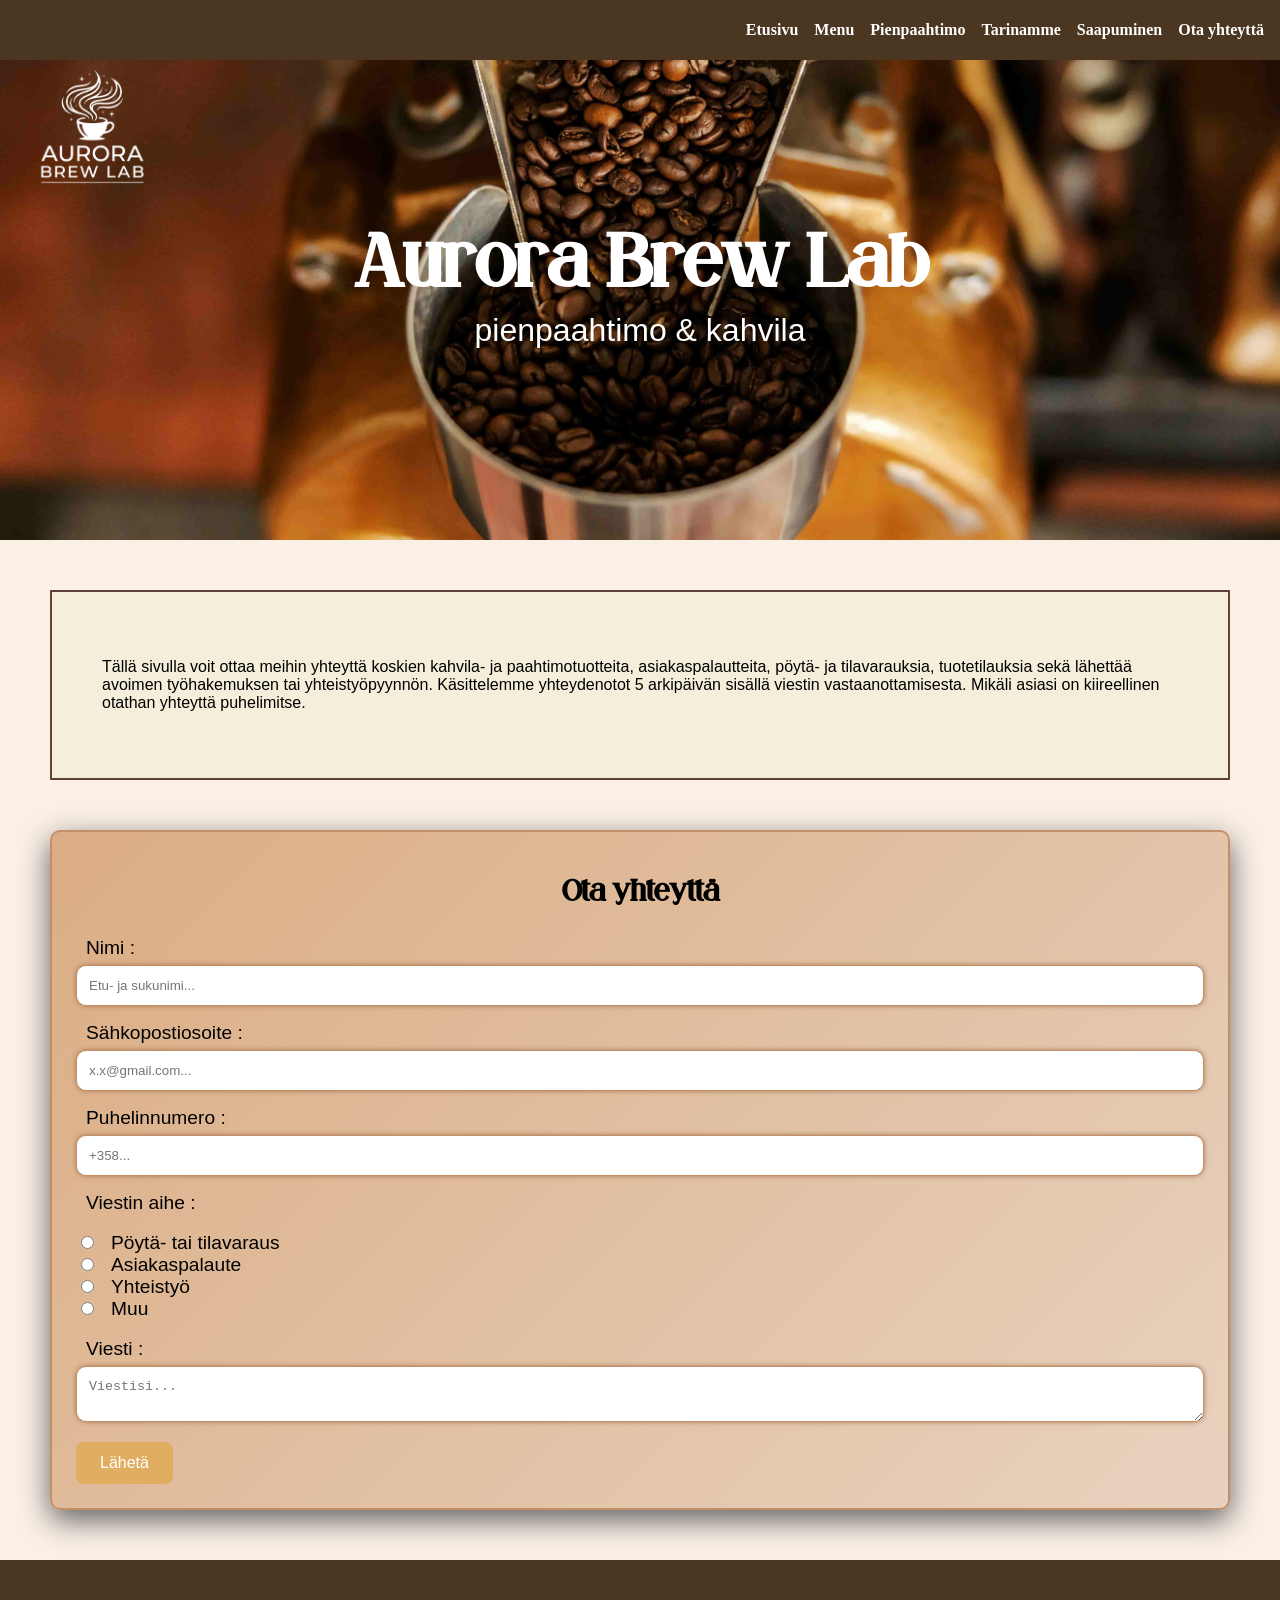
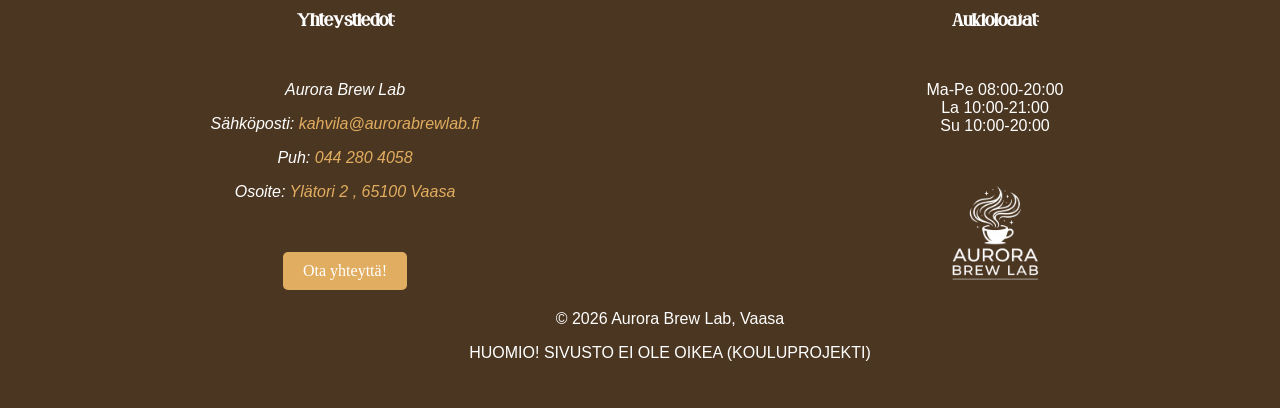
<file: www/lomake.html>
<!--VALMIS suurilta osin (katso TODO kohdat)-->
<!DOCTYPE html>
<html lang="fi">

    <head>
        <meta charset="utf-8">
        <meta name="viewport" content="width=device-width, initial-scale=1.0">  <!-- Tämä kertoo selaimelle, että sivun on mukauduttava laitteen kokoon.-->
        <title>Aurora Brew Lab | Yhteydenottolomake</title>
        <meta name="description" content="Aurora Brew Lab | Yhteydenottolomake">
        <link rel="stylesheet" href="css/style.css"> 
        <!--Alla favicon linkkaus-->
        <link rel="apple-touch-icon" sizes="180x180" href="/apple-touch-icon.png">
        <link rel="icon" type="image/png" sizes="32x32" href="/favicon-32x32.png">
        <link rel="icon" type="image/png" sizes="16x16" href="/favicon-16x16.png">
        <link rel="manifest" href="/site.webmanifest">
        <!--Iisakilla fontit lisätty käyttöön CSS puolella-->
    </head>

    <body>
        
        <header class="hero"> 

            <nav class="navbar"> <!--Tämä on sivun yläpalkki jonne tulee logo ja navigaatio-->

                <div class="logo">
                    <a href="index.html"><img src="images/logo2.png" alt="Yrityksen logo"></a> <!--Tekee logokuvasta ns. samalla linkin etusivulle-->
                </div>

                <label class="hamburger-menu">
                    <input type="checkbox">
                </label>

            
                <ul class="nav-links">
                    <li><a href="index.html">Etusivu</a></li> 
                    <li><a href="menu.html">Menu</a></li>
                    <li><a href="paahtimo.html">Pienpaahtimo</a></li>
                    <li><a href="meista.html">Tarinamme</a></li>
                    <li><a href="saapuminen.html">Saapuminen</a></li>
                    <li><a href="lomake.html">Ota yhteyttä</a></li>
                </ul>
            </nav>

            <hgroup class="hero-text"> <!--Hero -kuvan päälle tuleva teksti-->
                <h1>Aurora Brew Lab</h1>
                <p>pienpaahtimo & kahvila</p>
            </hgroup>  

        </header>

        <main>  
            
            <section class="form-page-textbox">
                <p>Tällä sivulla voit ottaa meihin yhteyttä koskien kahvila- ja paahtimotuotteita, asiakaspalautteita, pöytä- ja tilavarauksia, tuotetilauksia sekä lähettää avoimen työhakemuksen tai yhteistyöpyynnön. Käsittelemme yhteydenotot 5 arkipäivän sisällä viestin vastaanottamisesta. Mikäli asiasi on kiireellinen otathan yhteyttä puhelimitse.</p>
            </section>

            <form class="form-grid">
                <h2>Ota yhteyttä</h2>

                <label for="name">Nimi :</label>
                <input type="text" id="name" name="name" placeholder="Etu- ja sukunimi...">
                <br>

                <label for="email">Sähkopostiosoite :</label>
                <input type="email" id="email" name="email" placeholder="x.x@gmail.com...">
                <br>

                <label for="phone">Puhelinnumero :</label>
                <input type="tel" id="phone" name="phone" pattern="+358[0-9]{7,9}" placeholder="+358...">
                <br>

                <pr>Viestin aihe :</pr>
                <br>
                <br>
                <input type="radio" id="reservation" name="reason_for_contact" value="Reservation">
                <label for="reservation">Pöytä- tai tilavaraus</label>
                <br>
                <input type="radio" id="customer_feedback" name="reason_for_contact" value="Customer_feedback">
                <label for="customer_feedback">Asiakaspalaute</label>
                <br>
                <input type="radio" id="cooperation" name="reason_for_contact" value="Cooperation">
                <label for="cooperation">Yhteistyö</label>
                <br>
                <input type="radio" id="other" name="reason_for_contact" value="Other">
                <label for="other">Muu</label>
                <br>
                <br>
                <label for="subject">Viesti :</label>
                <br>
                <textarea id="subject" name="subject" placeholder="Viestisi..."></textarea>
                <br>
                <button type="submit">Lähetä</button>
            </form>

        </main>

        <footer>

            <div class="grid-footer">

                <div class="footer-column1">
                    <h3>Yhteystiedot:</h3>
                    <address class="contact-info">
                        <p>Aurora Brew Lab</p>
                        <p>Sähköposti: <a href="mailto:kahvila@aurorabrewlab.fi">kahvila@aurorabrewlab.fi</a></p>
                        <p>Puh: <a href="tel:+358442804058">044 280 4058</a></p>
                        <p>Osoite: <a href="https://www.google.com/maps/place/Yl%C3%A4tori+2,+65100+Vaasa/@63.0953488,21.6131516,17z/data=!3m1!4b1!4m6!3m5!1s0x467d60436d828da1:0xc48e803fbcfc6513!8m2!3d63.0953488!4d21.6157265!16s%2Fg%2F11l5d118_l?entry=ttu&g_ep=EgoyMDI2MDMxNS4wIKXMDSoASAFQAw%3D%3D" target="_blank" rel="noopener">Ylätori 2 , 65100 Vaasa</a></p>
                    </address>
                    <a href="lomake.html" class="button4">Ota yhteyttä!</a>
                </div>

                <div class="footer-column2">
                    <h3>Aukioloajat:</h3>
                    <div class="open-hours">
                        <p>Ma-Pe 08:00-20:00<br>La 10:00-21:00<br>Su 10:00-20:00</p>
                    </div>
                    <a href="index.html"><img src="images/logo2.png" alt="Yrityksen logo"></a> <!--Tekee logokuvasta ns. samalla linkin etusivulle-->
                </div>

            </div>
                
            <p>&copy; 2026 Aurora Brew Lab, Vaasa</p>
            <p>HUOMIO! SIVUSTO EI OLE OIKEA (KOULUPROJEKTI)</p>

        </footer>
    </body>
</html>
</file>
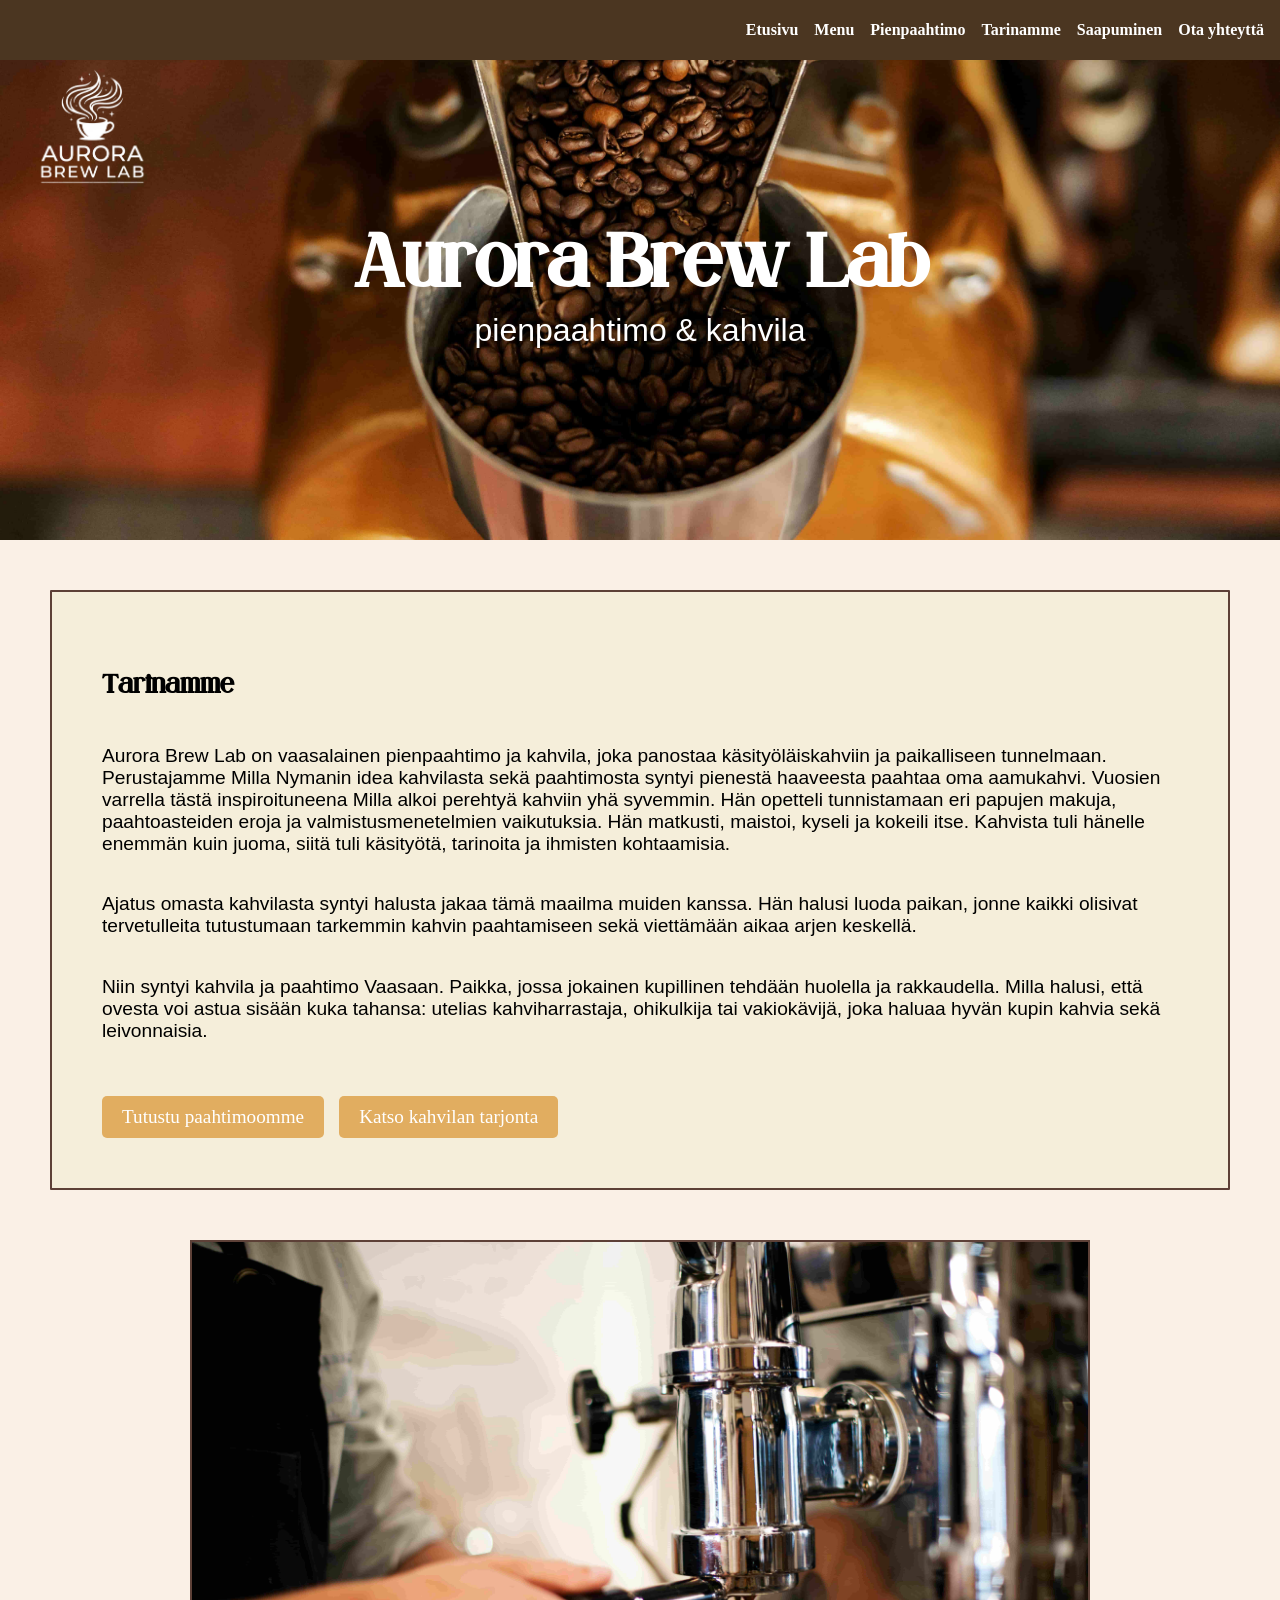
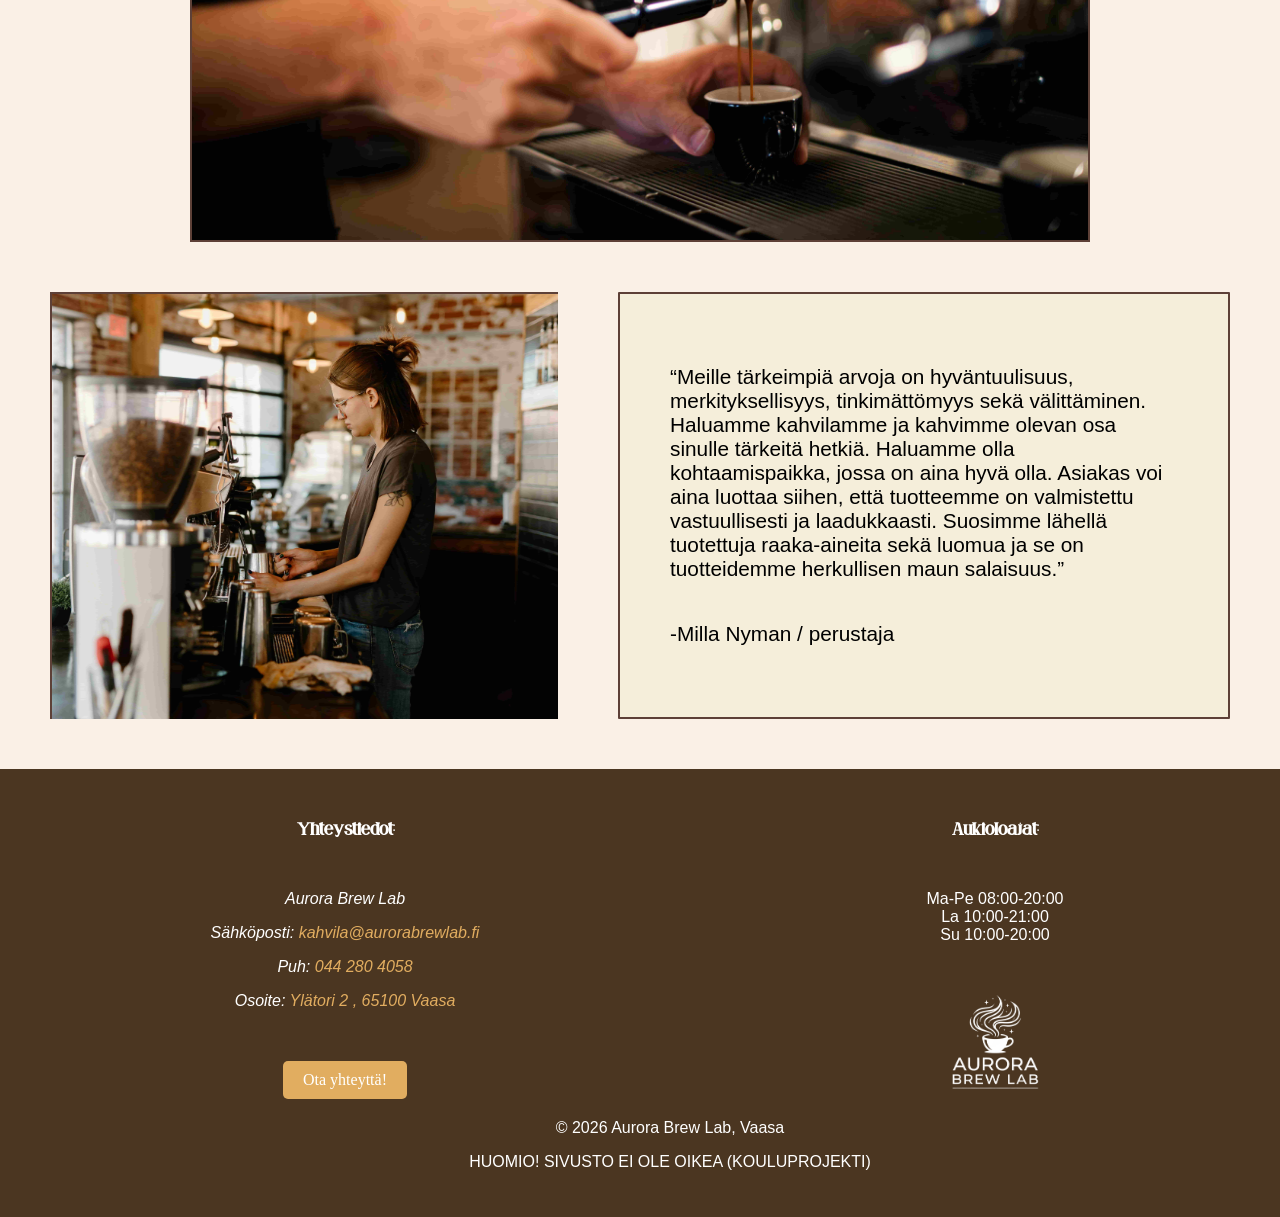
<file: www/meista.html>
<!--VALMIS suurilta osin (katso TODO kohdat)-->
<!DOCTYPE html>
<html lang="fi">

    <head>
        <meta charset="utf-8">
        <meta name="viewport" content="width=device-width, initial-scale=1.0">  <!-- Tämä kertoo selaimelle, että sivun on mukauduttava laitteen kokoon.-->
        <title>Aurora Brew Lab | Tarinamme</title>
        <meta name="description" content="Aurora Brew Lab | Tarinamme">
        <link rel="stylesheet" href="css/style.css"> 
        <!--Alla favicon linkkaus-->
        <link rel="apple-touch-icon" sizes="180x180" href="/apple-touch-icon.png">
        <link rel="icon" type="image/png" sizes="32x32" href="/favicon-32x32.png">
        <link rel="icon" type="image/png" sizes="16x16" href="/favicon-16x16.png">
        <link rel="manifest" href="/site.webmanifest">
        <!--Iisakilla fontit lisätty käyttöön CSS puolella-->
    </head>

    <body>
        
        <header class="hero"> 

            <nav class="navbar"> <!--Tämä on sivun yläpalkki jonne tulee logo ja navigaatio-->

                <div class="logo">
                    <a href="index.html"><img src="images/logo2.png" alt="Yrityksen logo"></a> <!--Tekee logokuvasta ns. samalla linkin etusivulle-->
                </div>

                <label class="hamburger-menu">
                    <input type="checkbox">
                </label>

            
                <ul class="nav-links">
                    <li><a href="index.html">Etusivu</a></li> 
                    <li><a href="menu.html">Menu</a></li>
                    <li><a href="paahtimo.html">Pienpaahtimo</a></li>
                    <li><a href="meista.html">Tarinamme</a></li>
                    <li><a href="saapuminen.html">Saapuminen</a></li>
                    <li><a href="lomake.html">Ota yhteyttä</a></li>
                </ul>
            </nav>

            <hgroup class="hero-text"> <!--Hero -kuvan päälle tuleva teksti-->
                <h1>Aurora Brew Lab</h1>
                <p>pienpaahtimo & kahvila</p>
            </hgroup>  

        </header>

        <main>  
            
            <article class="about-us-article">
                <div class="about-us-textbox"> <!--Artikkelin tekstiosio-->
                    <h2>Tarinamme</h2>
                    <p>Aurora Brew Lab on vaasalainen pienpaahtimo ja kahvila, joka panostaa käsityöläiskahviin ja paikalliseen tunnelmaan.  Perustajamme Milla Nymanin idea kahvilasta sekä paahtimosta syntyi pienestä haaveesta paahtaa oma aamukahvi. Vuosien varrella tästä inspiroituneena Milla alkoi perehtyä kahviin yhä syvemmin. Hän opetteli tunnistamaan eri papujen makuja, paahtoasteiden eroja ja valmistusmenetelmien vaikutuksia. Hän matkusti, maistoi, kyseli ja kokeili itse. Kahvista tuli hänelle enemmän kuin juoma, siitä tuli käsityötä, tarinoita ja ihmisten kohtaamisia.</p>
                    <p>Ajatus omasta kahvilasta syntyi halusta jakaa tämä maailma muiden kanssa. Hän halusi luoda paikan, jonne kaikki olisivat tervetulleita tutustumaan tarkemmin kahvin paahtamiseen sekä viettämään aikaa arjen keskellä.</p>
                    <p>Niin syntyi kahvila ja paahtimo Vaasaan. Paikka, jossa jokainen kupillinen tehdään huolella ja rakkaudella. Milla halusi, että ovesta voi astua sisään kuka tahansa: utelias kahviharrastaja, ohikulkija tai vakiokävijä, joka haluaa hyvän kupin kahvia sekä leivonnaisia.</p>
                    <div class="about-us-button-group">
                    <a class="about-us-button" href="paahtimo.html">Tutustu paahtimoomme</a>
                    <a class="about-us-button" href="menu.html">Katso kahvilan tarjonta</a>
                    </div>
                </div>

                <div class="about-us-image"> <!--Kuva kahvilasta-->
                    <img src="images/coffeemaker1.jpg" alt="Kahvilan työntekijä tekemässä kahvia"> <!--TODO kuvan tarkempi koko/rajaus määritellään CSS avulla, poista/muuta nykyinen html kokomäärittely tarpeen mukaiseksi. Alustavasti asetettu tämä.-->
                </div>
            </article>

            <article class="owner-article">
                <div class="owner-image"> <!--Kuva kahvilasta-->
                    <img src="images/owner.jpg" alt="Kahvilan omistaja tekemässä työtään" height="600"> <!--TODO kuvan tarkempi koko/rajaus määritellään CSS avulla, poista/muuta nykyinen html kokomäärittely tarpeen mukaiseksi. Alustavasti asetettu tämä.-->
                </div>

                <div class="owner-textbox"> <!--Artikkelin tekstiosio-->
                    <p>“Meille tärkeimpiä arvoja on hyväntuulisuus, merkityksellisyys, tinkimättömyys sekä välittäminen. Haluamme kahvilamme ja kahvimme olevan osa sinulle tärkeitä hetkiä. Haluamme olla kohtaamispaikka, jossa on aina hyvä olla. Asiakas voi aina luottaa siihen, että tuotteemme on valmistettu vastuullisesti ja laadukkaasti. Suosimme lähellä tuotettuja raaka-aineita sekä luomua ja se on tuotteidemme herkullisen maun salaisuus.”</p>
                    <p>-Milla Nyman / perustaja</p>
                </div>
            </article>

        </main>

        <footer>

            <div class="grid-footer">

                <div class="footer-column1">
                    <h3>Yhteystiedot:</h3>
                    <address class="contact-info">
                        <p>Aurora Brew Lab</p>
                        <p>Sähköposti: <a href="mailto:kahvila@aurorabrewlab.fi">kahvila@aurorabrewlab.fi</a></p>
                        <p>Puh: <a href="tel:+358442804058">044 280 4058</a></p>
                        <p>Osoite: <a href="https://www.google.com/maps/place/Yl%C3%A4tori+2,+65100+Vaasa/@63.0953488,21.6131516,17z/data=!3m1!4b1!4m6!3m5!1s0x467d60436d828da1:0xc48e803fbcfc6513!8m2!3d63.0953488!4d21.6157265!16s%2Fg%2F11l5d118_l?entry=ttu&g_ep=EgoyMDI2MDMxNS4wIKXMDSoASAFQAw%3D%3D" target="_blank" rel="noopener">Ylätori 2 , 65100 Vaasa</a></p>
                    </address>
                    <a href="lomake.html" class="button4">Ota yhteyttä!</a>
                </div>

                <div class="footer-column2">
                    <h3>Aukioloajat:</h3>
                    <div class="open-hours">
                        <p>Ma-Pe 08:00-20:00<br>La 10:00-21:00<br>Su 10:00-20:00</p>
                    </div>
                    <a href="index.html"><img src="images/logo2.png" alt="Yrityksen logo"></a> <!--Tekee logokuvasta ns. samalla linkin etusivulle-->
                </div>

            </div>
                
            <p>&copy; 2026 Aurora Brew Lab, Vaasa</p>
            <p>HUOMIO! SIVUSTO EI OLE OIKEA (KOULUPROJEKTI)</p>

        </footer>
    </body>
</html>
</file>
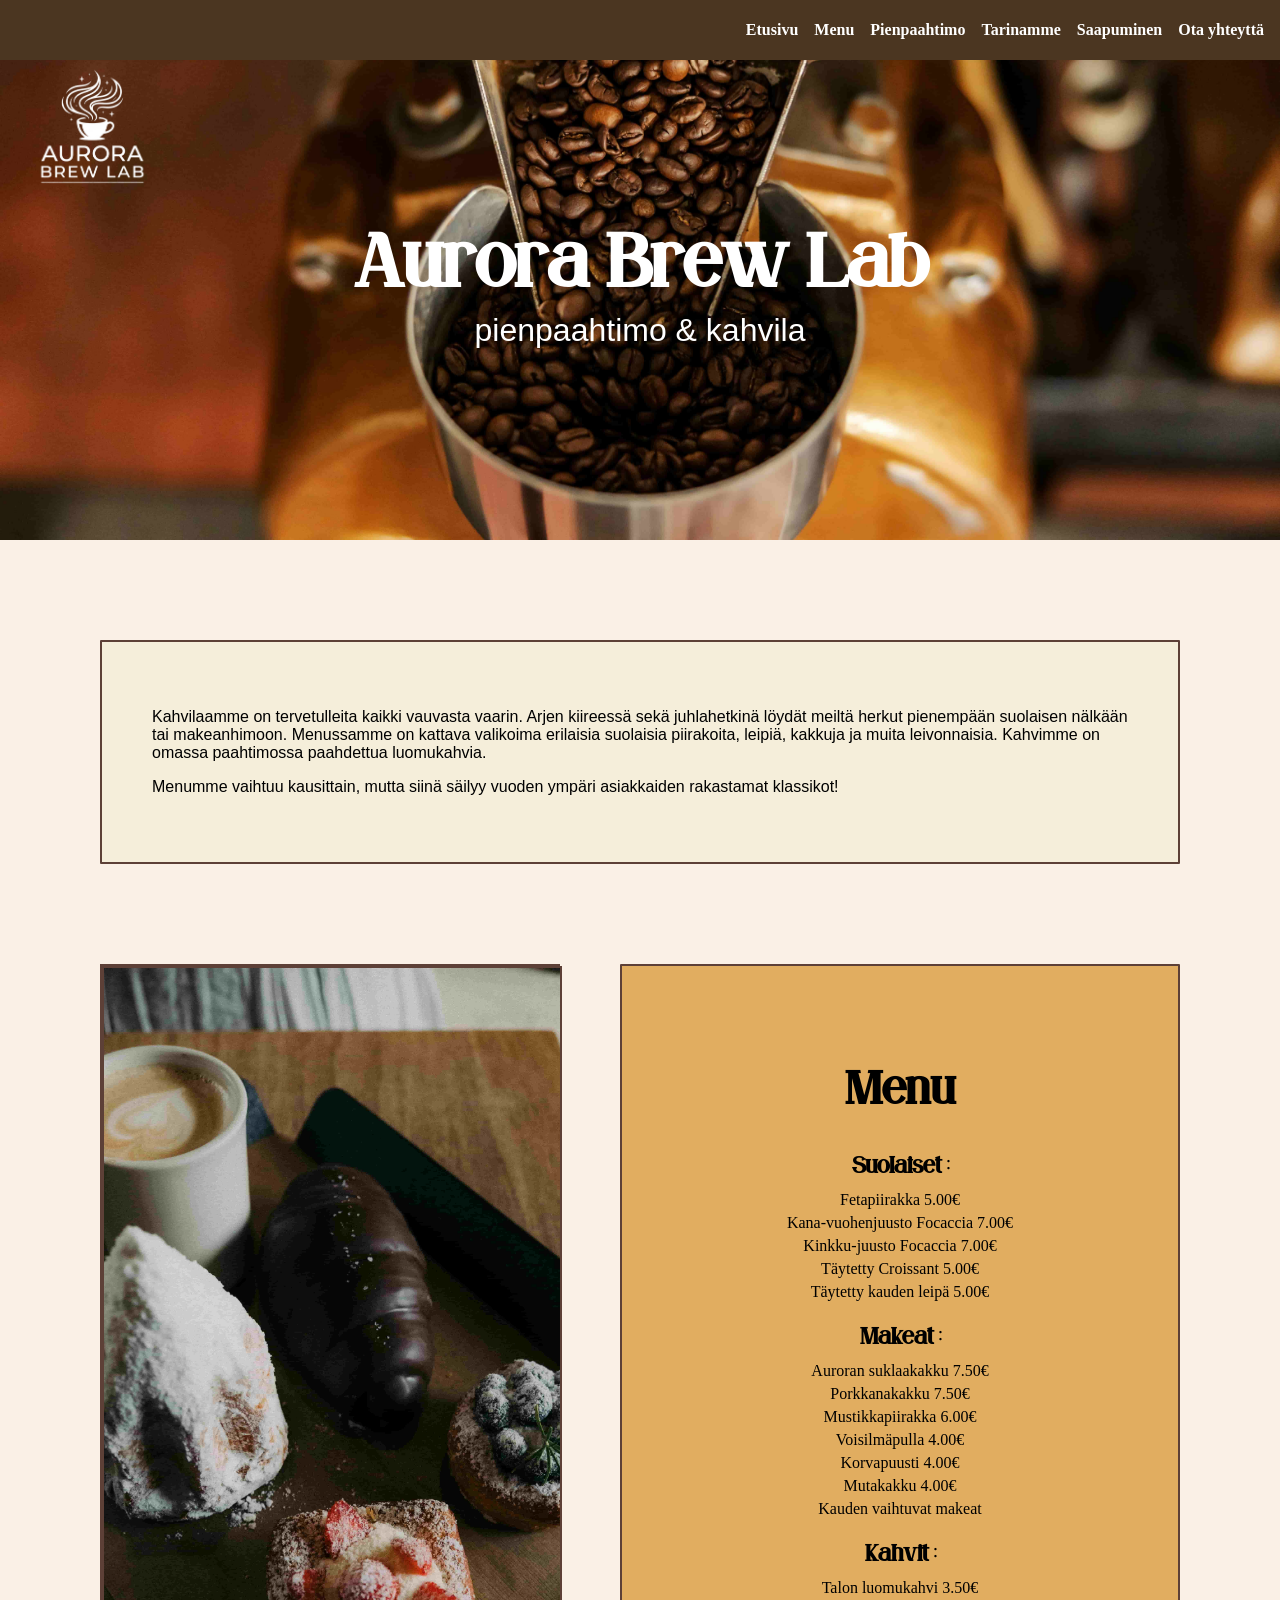
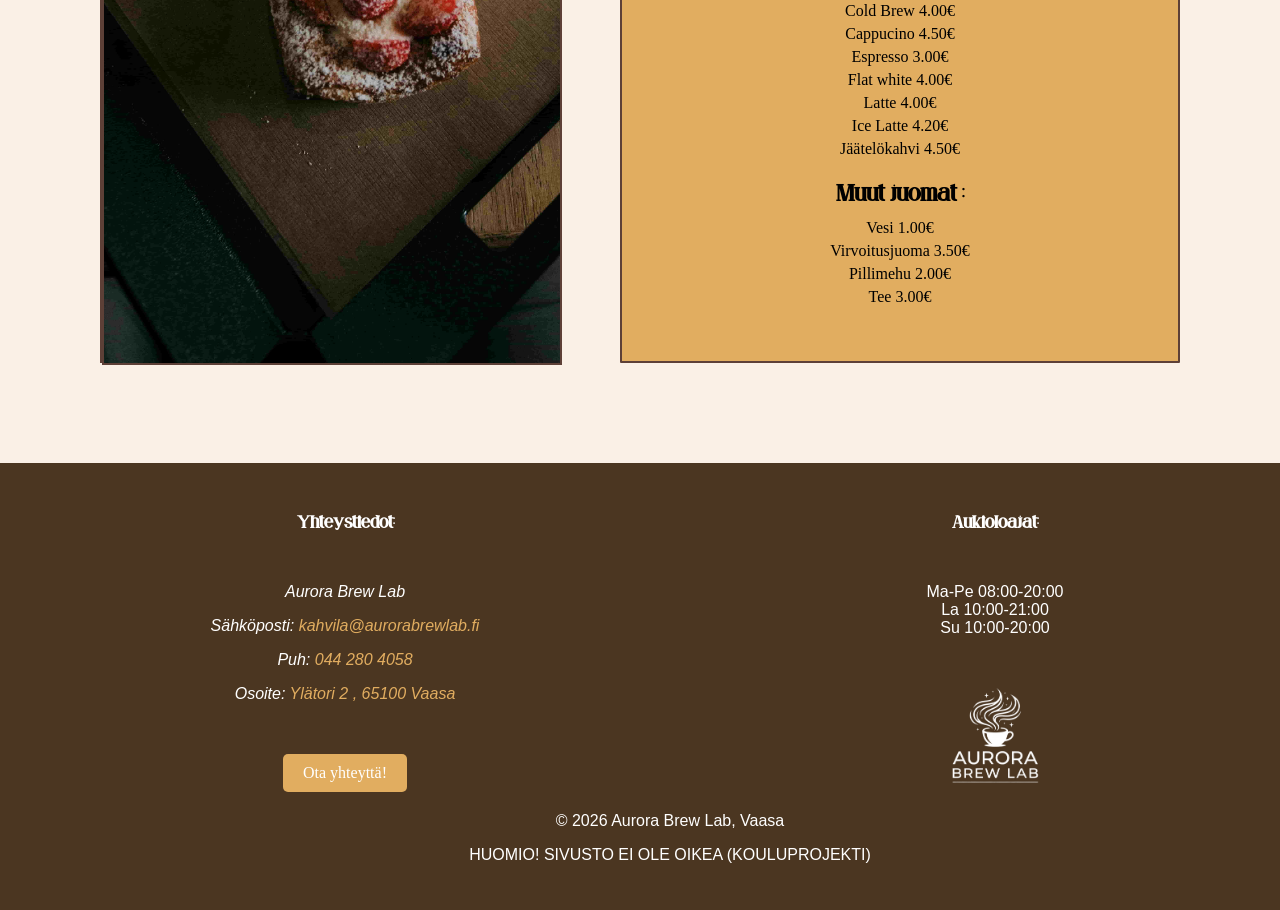
<file: www/menu.html>
<!--VALMIS suurilta osin (katso TODO kohdat)-->
<!DOCTYPE html>
<html lang="fi">

    <head>
        <meta charset="utf-8">
        <meta name="viewport" content="width=device-width, initial-scale=1.0">  <!-- Tämä kertoo selaimelle, että sivun on mukauduttava laitteen kokoon.-->
        <title>Aurora Brew Lab | Menu</title>
        <meta name="description" content="Aurora Brew Lab | Menu">
        <link rel="stylesheet" href="css/style.css"> <!--TODO MUUTA TÄHÄN LOPUKSI OIKEA CSS ELI STYLE.CSS KUN KAIKKI YHDISTETTY SAMAAN (varmista tämä myös muilta sivuilta)-->
        <!--Alla favicon linkkaus-->
        <link rel="apple-touch-icon" sizes="180x180" href="/apple-touch-icon.png">
        <link rel="icon" type="image/png" sizes="32x32" href="/favicon-32x32.png">
        <link rel="icon" type="image/png" sizes="16x16" href="/favicon-16x16.png">
        <link rel="manifest" href="/site.webmanifest">
        <!--Iisakilla fontit lisätty käyttöön CSS puolella-->
    </head>

    <body>
        
        <header class="hero"> 

            <nav class="navbar"> <!--Tämä on sivun yläpalkki jonne tulee logo ja navigaatio-->

                <div class="logo">
                    <a href="index.html"><img src="images/logo2.png" alt="Yrityksen logo"></a> <!--Tekee logokuvasta ns. samalla linkin etusivulle-->
                </div>

                <label class="hamburger-menu">
                    <input type="checkbox">
                </label>

            
                <ul class="nav-links">
                    <li><a href="index.html">Etusivu</a></li> 
                    <li><a href="menu.html">Menu</a></li>
                    <li><a href="paahtimo.html">Pienpaahtimo</a></li>
                    <li><a href="meista.html">Tarinamme</a></li>
                    <li><a href="saapuminen.html">Saapuminen</a></li>
                    <li><a href="lomake.html">Ota yhteyttä</a></li>
                </ul>
            </nav>

            <hgroup class="hero-text"> <!--Hero -kuvan päälle tuleva teksti-->
                <h1>Aurora Brew Lab</h1>
                <p>pienpaahtimo & kahvila</p>
            </hgroup>  

        </header>

        <main>  

            <section class="menu-textbox"> <!--Laatikko kahvilaan liittyvälle tekstille-->
                <p>Kahvilaamme on tervetulleita kaikki vauvasta vaarin. Arjen kiireessä sekä juhlahetkinä löydät meiltä herkut 
                pienempään suolaisen nälkään tai makeanhimoon. Menussamme on kattava valikoima erilaisia suolaisia piirakoita, 
                leipiä, kakkuja ja muita leivonnaisia. Kahvimme on omassa paahtimossa paahdettua luomukahvia.</p>
                <p>Menumme vaihtuu kausittain, mutta siinä säilyy vuoden ympäri asiakkaiden rakastamat klassikot!</p>
            </section>

            <section class="menu-grid"> <!--Tuotekuva ja Menu lista-->

                <div class="menu-image"> <!--Tuotekuva-->
                    <img src="images/pastry.jpg" alt="Kuva kahvilan leivonnaisista">
                </div>  

                <!--Tähän voisi lisätä toisen tuotekuvan (esim. mudcake.jpg)??-->
                
                <div class="menu-container"> <!--Menu lista-->
                    <h2>Menu</h2>

                    <h3>Suolaiset :</h3>
                    <ul>
                        <li><span class="item-name">Fetapiirakka</span> <span class="price">5.00€</span></li>
                        <li><span class="item-name">Kana-vuohenjuusto Focaccia</span> <span class="price">7.00€</span></li>
                        <li><span class="item-name">Kinkku-juusto Focaccia</span> <span class="price">7.00€</span></li>
                        <li><span class="item-name">Täytetty Croissant</span> <span class="price">5.00€</span></li>
                        <li><span class="item-name">Täytetty kauden leipä</span> <span class="price">5.00€</span></li>
                    </ul>

                    <h3>Makeat :</h3>
                    <ul>
                        <li><span class="item-name">Auroran suklaakakku</span> <span class="price">7.50€</span></li>
                        <li><span class="item-name">Porkkanakakku</span> <span class="price">7.50€</span></li>
                        <li><span class="item-name">Mustikkapiirakka</span> <span class="price">6.00€</span></li>
                        <li><span class="item-name">Voisilmäpulla</span> <span class="price">4.00€</span></li>
                        <li><span class="item-name">Korvapuusti</span> <span class="price">4.00€</span></li>
                        <li><span class="item-name">Mutakakku</span> <span class="price">4.00€</span></li>
                        <li><span class="item-name">Kauden vaihtuvat makeat</span></li>
                    </ul>

                    <h3>Kahvit :</h3>
                    <ul>
                        <li><span class="item-name">Talon luomukahvi</span> <span class="price">3.50€</span></li>
                        <li><span class="item-name">Cold Brew</span> <span class="price">4.00€</span></li>
                        <li><span class="item-name">Cappucino</span> <span class="price">4.50€</span></li>
                        <li><span class="item-name">Espresso</span> <span class="price">3.00€</span></li>
                        <li><span class="item-name">Flat white</span> <span class="price">4.00€</span></li>
                        <li><span class="item-name">Latte</span> <span class="price">4.00€</span></li>
                        <li><span class="item-name">Ice Latte</span> <span class="price">4.20€</span></li>
                        <li><span class="item-name">Jäätelökahvi</span> <span class="price">4.50€</span></li>                                                
                    </ul>

                    <h3>Muut juomat :</h3>
                    <ul>
                        <li><span class="item-name">Vesi </span> <span class="price">1.00€</span></li>
                        <li><span class="item-name">Virvoitusjuoma</span> <span class="price">3.50€</span></li>
                        <li><span class="item-name">Pillimehu</span> <span class="price">2.00€</span></li>
                        <li><span class="item-name">Tee</span> <span class="price">3.00€</span></li>
                    </ul>                    
                </div>

            </section>
            
        </main>

        <footer>

            <div class="grid-footer">

                <div class="footer-column1">
                    <h3>Yhteystiedot:</h3>
                    <address class="contact-info">
                        <p>Aurora Brew Lab</p>
                        <p>Sähköposti: <a href="mailto:kahvila@aurorabrewlab.fi">kahvila@aurorabrewlab.fi</a></p>
                        <p>Puh: <a href="tel:+358442804058">044 280 4058</a></p>
                        <p>Osoite: <a href="https://www.google.com/maps/place/Yl%C3%A4tori+2,+65100+Vaasa/@63.0953488,21.6131516,17z/data=!3m1!4b1!4m6!3m5!1s0x467d60436d828da1:0xc48e803fbcfc6513!8m2!3d63.0953488!4d21.6157265!16s%2Fg%2F11l5d118_l?entry=ttu&g_ep=EgoyMDI2MDMxNS4wIKXMDSoASAFQAw%3D%3D" target="_blank" rel="noopener">Ylätori 2 , 65100 Vaasa</a></p>
                    </address>
                    <a href="lomake.html" class="button4">Ota yhteyttä!</a>
                </div>

                <div class="footer-column2">
                    <h3>Aukioloajat:</h3>
                    <div class="open-hours">
                        <p>Ma-Pe 08:00-20:00<br>La 10:00-21:00<br>Su 10:00-20:00</p>
                    </div>
                    <a href="index.html"><img src="images/logo2.png" alt="Yrityksen logo"></a> <!--Tekee logokuvasta ns. samalla linkin etusivulle-->
                </div>

            </div>
                
            <p>&copy; 2026 Aurora Brew Lab, Vaasa</p>
            <p>HUOMIO! SIVUSTO EI OLE OIKEA (KOULUPROJEKTI)</p>

        </footer>
    </body>
</html>
</file>
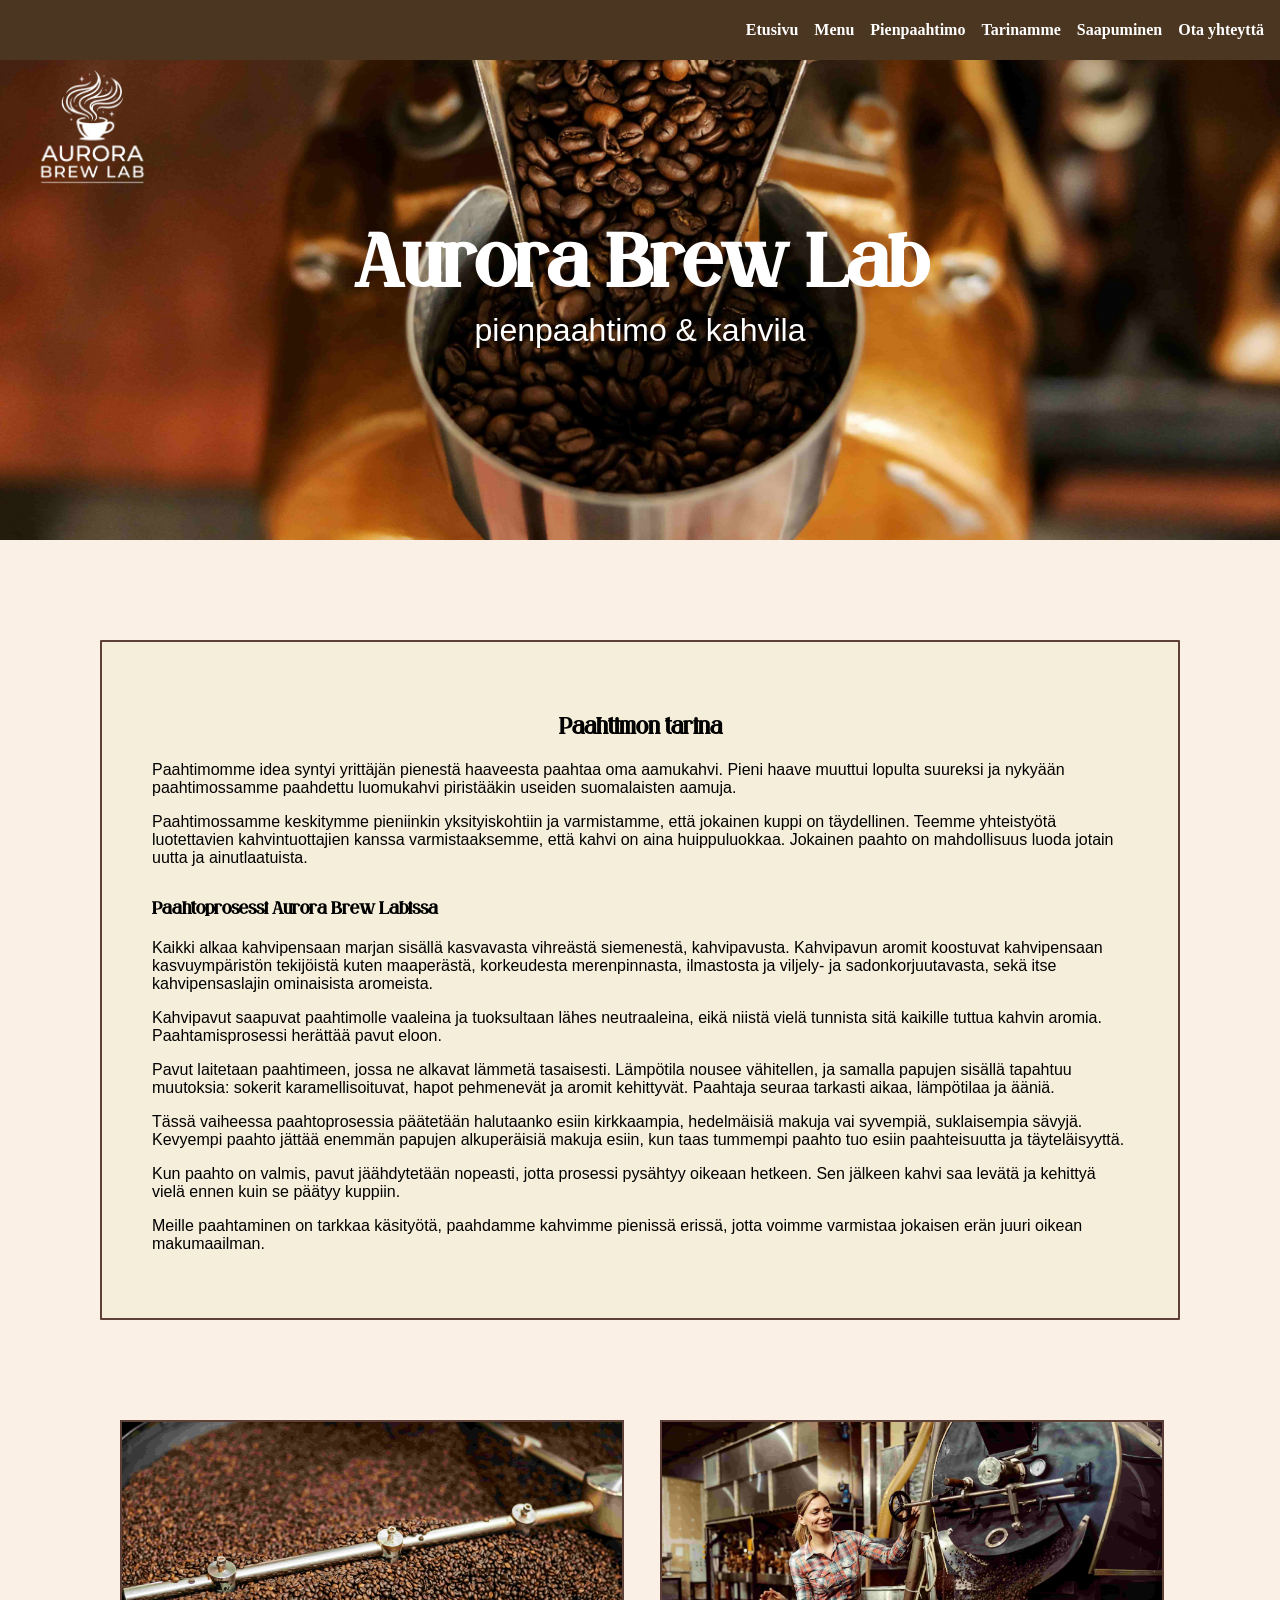
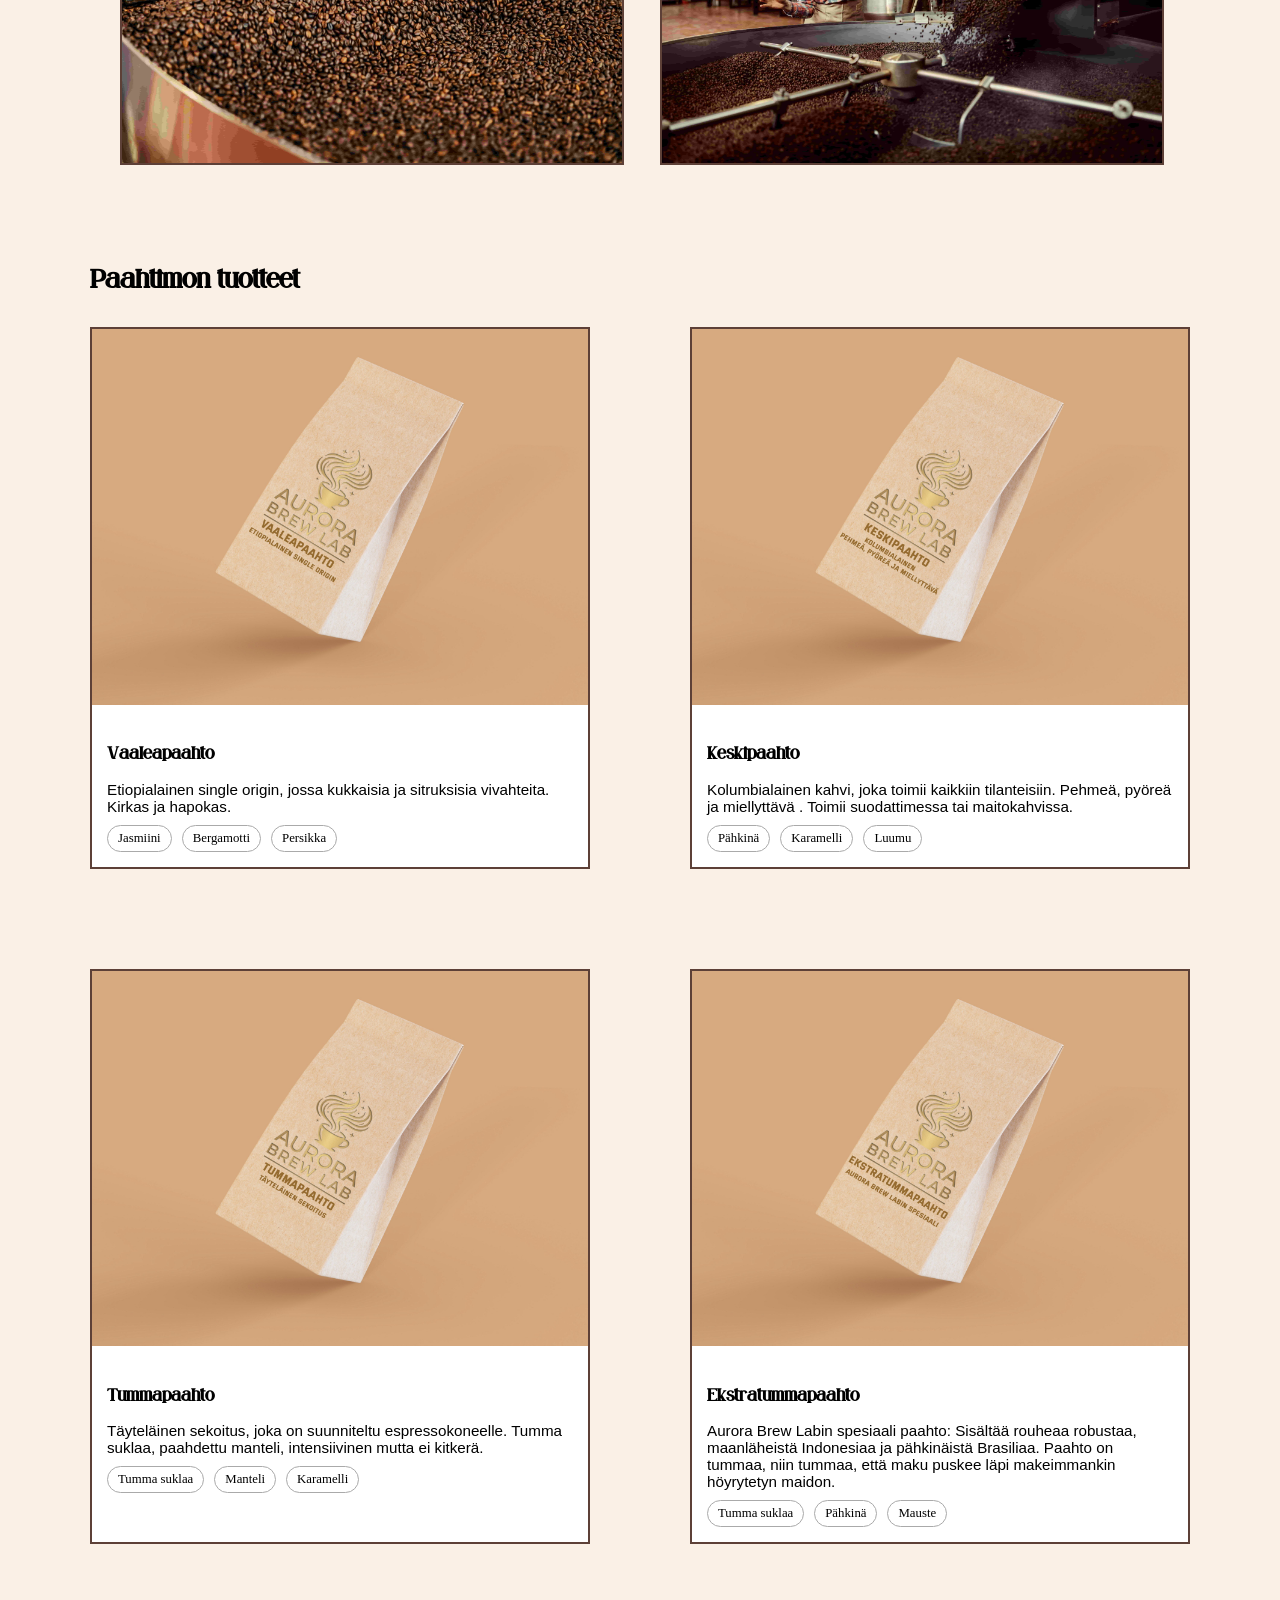
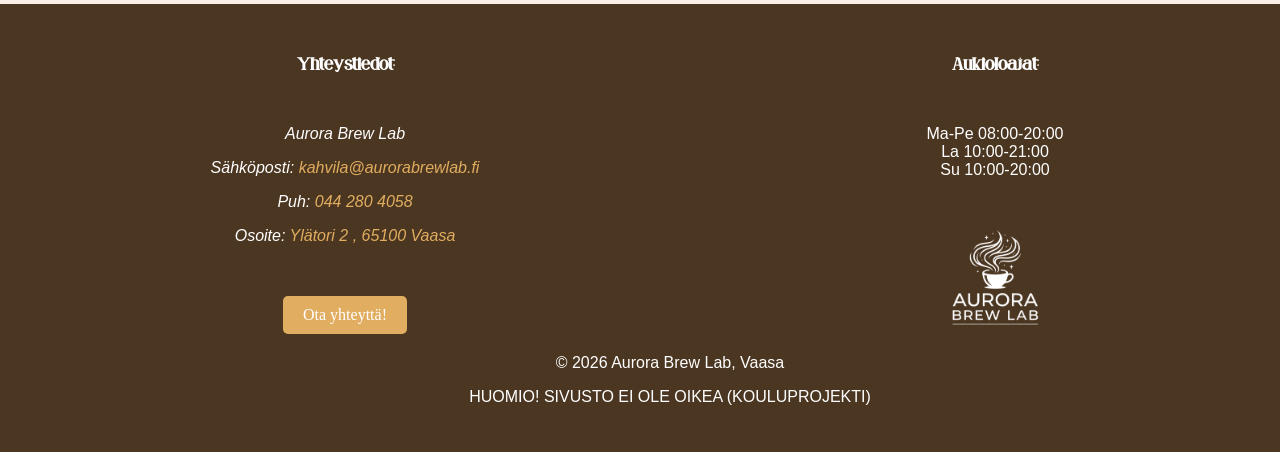
<file: www/paahtimo.html>
<!--VALMIS suurilta osin (katso TODO kohdat)-->
<!DOCTYPE html>
<html lang="fi">

    <head>
        <meta charset="utf-8">
        <meta name="viewport" content="width=device-width, initial-scale=1.0">  <!-- Tämä kertoo selaimelle, että sivun on mukauduttava laitteen kokoon.-->
        <title>Aurora Brew Lab | Paahtimo</title>
        <meta name="description" content="Aurora Brew Lab | Paahtimo">
        <link rel="stylesheet" href="css/style.css"> 
        <!--Alla favicon linkkaus-->
        <link rel="apple-touch-icon" sizes="180x180" href="/apple-touch-icon.png">
        <link rel="icon" type="image/png" sizes="32x32" href="/favicon-32x32.png">
        <link rel="icon" type="image/png" sizes="16x16" href="/favicon-16x16.png">
        <link rel="manifest" href="/site.webmanifest">
        <!--Iisakilla fontit lisätty käyttöön CSS puolella-->
    </head>

    <body>
        
        <header class="hero"> 

            <nav class="navbar"> <!--Tämä on sivun yläpalkki jonne tulee logo ja navigaatio-->

                <div class="logo">
                    <a href="index.html"><img src="images/logo2.png" alt="Yrityksen logo"></a> <!--Tekee logokuvasta ns. samalla linkin etusivulle-->
                </div>

                <label class="hamburger-menu">
                    <input type="checkbox">
                </label>

            
                <ul class="nav-links">
                    <li><a href="index.html">Etusivu</a></li> 
                    <li><a href="menu.html">Menu</a></li>
                    <li><a href="paahtimo.html">Pienpaahtimo</a></li>
                    <li><a href="meista.html">Tarinamme</a></li>
                    <li><a href="saapuminen.html">Saapuminen</a></li>
                    <li><a href="lomake.html">Ota yhteyttä</a></li>
                </ul>
            </nav>

            <hgroup class="hero-text"> <!--Hero -kuvan päälle tuleva teksti-->
                <h1>Aurora Brew Lab</h1>
                <p>pienpaahtimo & kahvila</p>
            </hgroup>  

        </header>

        <main>  

            <article class="roastery-article"> <!--Laatikko paahtimosta kertovalle artikkelille-->
                <h2>Paahtimon tarina</h2>    
                <p>Paahtimomme idea syntyi yrittäjän pienestä haaveesta paahtaa oma aamukahvi. Pieni haave muuttui lopulta suureksi ja nykyään paahtimossamme paahdettu luomukahvi piristääkin useiden suomalaisten aamuja.</p>
                <p>Paahtimossamme keskitymme pieniinkin yksityiskohtiin ja varmistamme, että jokainen kuppi on täydellinen. Teemme yhteistyötä luotettavien kahvintuottajien kanssa varmistaaksemme, että kahvi on aina huippuluokkaa. Jokainen paahto on mahdollisuus luoda jotain uutta ja ainutlaatuista.</p>
                <h3>Paahtoprosessi Aurora Brew Labissa</h3>
                <p>Kaikki alkaa kahvipensaan marjan sisällä kasvavasta vihreästä siemenestä, kahvipavusta. Kahvipavun aromit koostuvat kahvipensaan kasvuympäristön tekijöistä kuten maaperästä, korkeudesta merenpinnasta, ilmastosta ja viljely- ja sadonkorjuutavasta, sekä itse kahvipensaslajin ominaisista aromeista.</p>
                <p>Kahvipavut saapuvat paahtimolle vaaleina ja tuoksultaan lähes neutraaleina, eikä niistä vielä tunnista sitä kaikille tuttua kahvin aromia. Paahtamisprosessi herättää pavut eloon.</p>
                <p>Pavut laitetaan paahtimeen, jossa ne alkavat lämmetä tasaisesti. Lämpötila nousee vähitellen, ja samalla papujen sisällä tapahtuu muutoksia: sokerit karamellisoituvat, hapot pehmenevät ja aromit kehittyvät. Paahtaja seuraa tarkasti aikaa, lämpötilaa ja ääniä.</p>
                <p>Tässä vaiheessa paahtoprosessia päätetään halutaanko esiin kirkkaampia, hedelmäisiä makuja vai syvempiä, suklaisempia sävyjä. Kevyempi paahto jättää enemmän papujen alkuperäisiä makuja esiin, kun taas tummempi paahto tuo esiin paahteisuutta ja täyteläisyyttä.</p>
                <p>Kun paahto on valmis, pavut jäähdytetään nopeasti, jotta prosessi pysähtyy oikeaan hetkeen. Sen jälkeen kahvi saa levätä ja kehittyä vielä ennen kuin se päätyy kuppiin.</p>
                <p>Meille paahtaminen on tarkkaa käsityötä, paahdamme kahvimme pienissä erissä, jotta voimme varmistaa jokaisen erän juuri oikean makumaailman.</p>
            
            
            </article>

            <section class="roastery-images">
                <div class="roastery-image1"> <!--Kuva paahtimosta-->
                    <img src="images/roastery2.jpg" alt="Kuva kahvipaahtimesta, mikä on täynnä kahvipapuja"> <!--TODO kuvan tarkempi koko/rajaus määritellään CSS avulla, poista/muuta nykyinen html kokomäärittely tarpeen mukaiseksi. Alustavasti asetettu tämä.-->
                </div>  
                <div class="roastery-image2"> <!--Kuva työskentelystä-->
                    <img src="images/roastery1.jpg" alt="Kuva kahvipaahtimon työntekijästä paahtimen luona"> <!--TODO kuvan tarkempi koko/rajaus määritellään CSS avulla, poista/muuta nykyinen html kokomäärittely tarpeen mukaiseksi. Alustavasti asetettu tämä.-->
                </div>  
            </section>

            <section class="product-container">
                <h2>Paahtimon tuotteet</h2>
                <div class="product-cards">

                    <article class="product-card">
                        <div class="product-image">
                            <img src="images/Vaaleapaahto.jpg" alt="Tuotekuva pienpaahtimon vaaleapaahtokahvista"> <!--TODO kuvan tarkempi koko/rajaus määritellään CSS avulla, poista/muuta nykyinen html kokomäärittely tarpeen mukaiseksi. Alustavasti asetettu tämä.-->
                        </div>

                        <div class="product-info">
                            <h3 class="product-name">Vaaleapaahto</h3>
                            <p class="product-description">Etiopialainen single origin, jossa kukkaisia ja sitruksisia vivahteita. Kirkas ja hapokas.</p>
                            <div class="product-tags">
                                <span class="tag">Jasmiini</span>
                                <span class="tag">Bergamotti</span>
                                <span class="tag">Persikka</span>
                            </div>                        
                        </div>
                    </article>

                    <article class="product-card">
                        <div class="product-image">
                            <img src="images/Keskipaahto.jpg" alt="Tuotekuva pienpaahtimon keskipaahtokahvista"> <!--TODO kuvan tarkempi koko/rajaus määritellään CSS avulla, poista/muuta nykyinen html kokomäärittely tarpeen mukaiseksi. Alustavasti asetettu tämä.-->
                        </div>

                        <div class="product-info">
                            <h3 class="product-name">Keskipaahto</h3>
                            <p class="product-description">Kolumbialainen kahvi, joka toimii kaikkiin tilanteisiin. Pehmeä, pyöreä ja miellyttävä . Toimii suodattimessa tai maitokahvissa.</p>
                            <div class="product-tags">
                                <span class="tag">Pähkinä</span>
                                <span class="tag">Karamelli</span>
                                <span class="tag">Luumu</span>
                            </div>                        
                        </div>
                    </article>
                    
                    <article class="product-card">
                        <div class="product-image">
                            <img src="images/Tummapaahto.jpg" alt="Tuotekuva pienpaahtimon tummapaahtokahvista"> <!--TODO kuvan tarkempi koko/rajaus määritellään CSS avulla, poista/muuta nykyinen html kokomäärittely tarpeen mukaiseksi. Alustavasti asetettu tämä.-->
                        </div>

                        <div class="product-info">
                            <h3 class="product-name">Tummapaahto</h3>
                            <p class="product-description">Täyteläinen sekoitus, joka on suunniteltu espressokoneelle. Tumma suklaa, paahdettu manteli, intensiivinen mutta ei kitkerä.</p>
                            <div class="product-tags">
                                <span class="tag">Tumma suklaa</span>
                                <span class="tag">Manteli</span>
                                <span class="tag">Karamelli</span>
                            </div>                        
                        </div>
                    </article>
                    
                    <article class="product-card">
                        <div class="product-image">
                            <img src="images/Ekstratummapaahto.jpg" alt="Tuotekuva pienpaahtimon ektratummapaahtokahvista"> <!--TODO kuvan tarkempi koko/rajaus määritellään CSS avulla, poista/muuta nykyinen html kokomäärittely tarpeen mukaiseksi. Alustavasti asetettu tämä.-->
                        </div>

                        <div class="product-info">
                            <h3 class="product-name">Ekstratummapaahto</h3>
                            <p class="product-description">Aurora Brew Labin spesiaali paahto: Sisältää rouheaa robustaa, maanläheistä Indonesiaa ja pähkinäistä Brasiliaa. Paahto on tummaa, niin tummaa, että maku puskee läpi makeimmankin höyrytetyn maidon.</p>
                            <div class="product-tags">
                                <span class="tag">Tumma suklaa</span>
                                <span class="tag">Pähkinä</span>
                                <span class="tag">Mauste</span>
                            </div>                        
                        </div>
                    </article>                    

                </div>
            </section>

        </main>

        <footer>

            <div class="grid-footer">

                <div class="footer-column1">
                    <h3>Yhteystiedot:</h3>
                    <address class="contact-info">
                        <p>Aurora Brew Lab</p>
                        <p>Sähköposti: <a href="mailto:kahvila@aurorabrewlab.fi">kahvila@aurorabrewlab.fi</a></p>
                        <p>Puh: <a href="tel:+358442804058">044 280 4058</a></p>
                        <p>Osoite: <a href="https://www.google.com/maps/place/Yl%C3%A4tori+2,+65100+Vaasa/@63.0953488,21.6131516,17z/data=!3m1!4b1!4m6!3m5!1s0x467d60436d828da1:0xc48e803fbcfc6513!8m2!3d63.0953488!4d21.6157265!16s%2Fg%2F11l5d118_l?entry=ttu&g_ep=EgoyMDI2MDMxNS4wIKXMDSoASAFQAw%3D%3D" target="_blank" rel="noopener">Ylätori 2 , 65100 Vaasa</a></p>
                    </address>
                    <a href="lomake.html" class="button4">Ota yhteyttä!</a>
                </div>

                <div class="footer-column2">
                    <h3>Aukioloajat:</h3>
                    <div class="open-hours">
                        <p>Ma-Pe 08:00-20:00<br>La 10:00-21:00<br>Su 10:00-20:00</p>
                    </div>
                    <a href="index.html"><img src="images/logo2.png" alt="Yrityksen logo"></a> <!--Tekee logokuvasta ns. samalla linkin etusivulle-->
                </div>

            </div>
                
            <p>&copy; 2026 Aurora Brew Lab, Vaasa</p>
            <p>HUOMIO! SIVUSTO EI OLE OIKEA (KOULUPROJEKTI)</p>

        </footer>
    </body>
</html>
</file>
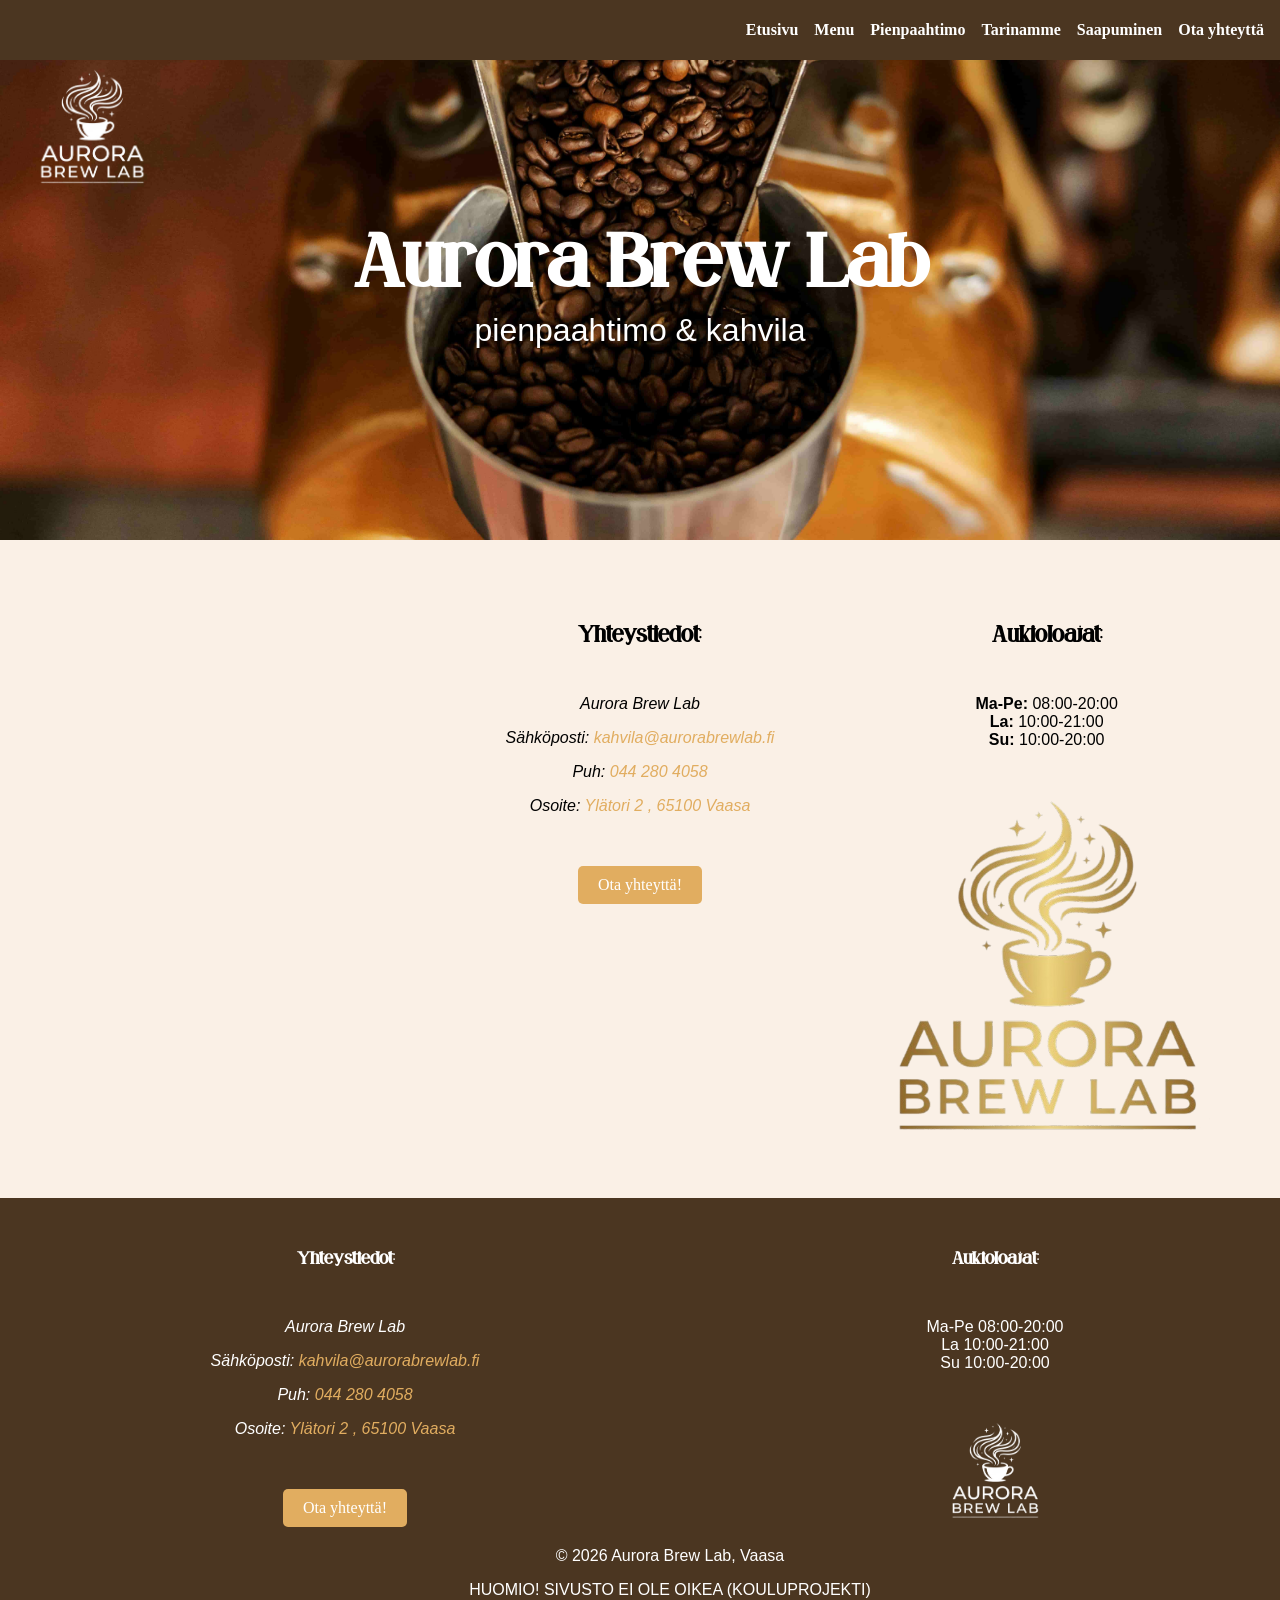
<file: www/saapuminen.html>
<!--VALMIS suurilta osin (katso TODO kohdat)-->
<!DOCTYPE html>
<html lang="fi">

    <head>
        <meta charset="utf-8">
        <meta name="viewport" content="width=device-width, initial-scale=1.0">  <!-- Tämä kertoo selaimelle, että sivun on mukauduttava laitteen kokoon.-->
        <title>Aurora Brew Lab | Saapuminen</title>
        <meta name="description" content="Aurora Brew Lab | Saapuminen">
        <link rel="stylesheet" href="css/style.css"> 
        <!--Alla favicon linkkaus-->
        <link rel="apple-touch-icon" sizes="180x180" href="/apple-touch-icon.png">
        <link rel="icon" type="image/png" sizes="32x32" href="/favicon-32x32.png">
        <link rel="icon" type="image/png" sizes="16x16" href="/favicon-16x16.png">
        <link rel="manifest" href="/site.webmanifest">
        <!--Iisakilla fontit lisätty käyttöön CSS puolella-->
    </head>

    <body>
        
        <header class="hero"> 

            <nav class="navbar"> <!--Tämä on sivun yläpalkki jonne tulee logo ja navigaatio-->

                <div class="logo">
                    <a href="index.html"><img src="images/logo2.png" alt="Yrityksen logo"></a> <!--Tekee logokuvasta ns. samalla linkin etusivulle-->
                </div>

                <label class="hamburger-menu">
                    <input type="checkbox">
                </label>

            
                <ul class="nav-links">
                    <li><a href="index.html">Etusivu</a></li> 
                    <li><a href="menu.html">Menu</a></li>
                    <li><a href="paahtimo.html">Pienpaahtimo</a></li>
                    <li><a href="meista.html">Tarinamme</a></li>
                    <li><a href="saapuminen.html">Saapuminen</a></li>
                    <li><a href="lomake.html">Ota yhteyttä</a></li>
                </ul>
            </nav>

            <hgroup class="hero-text"> <!--Hero -kuvan päälle tuleva teksti-->
                <h1>Aurora Brew Lab</h1>
                <p>pienpaahtimo & kahvila</p>
            </hgroup>  

        </header>

        <main>  

            <section class="map-page-grid">
                
                <div class="map">    
                    <iframe src="https://www.google.com/maps/embed?pb=!1m18!1m12!1m3!1d1805.4211289699306!2d21.615726499999997!3d63.09534879999999!2m3!1f0!2f0!3f0!3m2!1i1024!2i768!4f13.1!3m3!1m2!1s0x467d60436d828da1%3A0xc48e803fbcfc6513!2sYl%C3%A4tori%202%2C%2065100%20Vaasa!5e0!3m2!1sfi!2sfi!4v1774448435266!5m2!1sfi!2sfi" width="600" height="450" style="border:0;" allowfullscreen="" loading="lazy" referrerpolicy="no-referrer-when-downgrade"></iframe>
                </div>

                <div class="contact-info">
                    <h2>Yhteystiedot:</h2>
                    <address class="contact-info">
                        <p>Aurora Brew Lab</p>
                        <p>Sähköposti: <a href="mailto:kahvila@aurorabrewlab.fi">kahvila@aurorabrewlab.fi</a></p>
                        <p>Puh: <a href="tel:+358442804058">044 280 4058</a></p>
                        <p>Osoite: <a href="https://www.google.com/maps/place/Yl%C3%A4tori+2,+65100+Vaasa/@63.0953488,21.6131516,17z/data=!3m1!4b1!4m6!3m5!1s0x467d60436d828da1:0xc48e803fbcfc6513!8m2!3d63.0953488!4d21.6157265!16s%2Fg%2F11l5d118_l?entry=ttu&g_ep=EgoyMDI2MDMxNS4wIKXMDSoASAFQAw%3D%3D" target="_blank" rel="noopener">Ylätori 2 , 65100 Vaasa</a></p>
                    </address>
                    <a href="lomake.html" class="button4">Ota yhteyttä!</a>
                </div>

                <div class="open-hours">
                    <h2>Aukioloajat:</h2>
                    <div class="open-hours">
                        <p><strong>Ma-Pe:</strong> 08:00-20:00<br><strong>La:</strong> 10:00-21:00<br><strong>Su:</strong> 10:00-20:00</p>
                    </div>
                    <a href="index.html"><img src="images/logo3.png" alt="Yrityksen logo"></a> <!--Tekee logokuvasta ns. samalla linkin etusivulle-->
                </div>


            </section>

        </main>

        <footer>

            <div class="grid-footer">

                <div class="footer-column1">
                    <h3>Yhteystiedot:</h3>
                    <address class="contact-info">
                        <p>Aurora Brew Lab</p>
                        <p>Sähköposti: <a href="mailto:kahvila@aurorabrewlab.fi">kahvila@aurorabrewlab.fi</a></p>
                        <p>Puh: <a href="tel:+358442804058">044 280 4058</a></p>
                        <p>Osoite: <a href="https://www.google.com/maps/place/Yl%C3%A4tori+2,+65100+Vaasa/@63.0953488,21.6131516,17z/data=!3m1!4b1!4m6!3m5!1s0x467d60436d828da1:0xc48e803fbcfc6513!8m2!3d63.0953488!4d21.6157265!16s%2Fg%2F11l5d118_l?entry=ttu&g_ep=EgoyMDI2MDMxNS4wIKXMDSoASAFQAw%3D%3D" target="_blank" rel="noopener">Ylätori 2 , 65100 Vaasa</a></p>
                    </address>
                    <a href="lomake.html" class="button4">Ota yhteyttä!</a>
                </div>

                <div class="footer-column2">
                    <h3>Aukioloajat:</h3>
                    <div class="open-hours">
                        <p>Ma-Pe 08:00-20:00<br>La 10:00-21:00<br>Su 10:00-20:00</p>
                    </div>
                    <a href="index.html"><img src="images/logo2.png" alt="Yrityksen logo"></a> <!--Tekee logokuvasta ns. samalla linkin etusivulle-->
                </div>

            </div>
                
            <p>&copy; 2026 Aurora Brew Lab, Vaasa</p>
            <p>HUOMIO! SIVUSTO EI OLE OIKEA (KOULUPROJEKTI)</p>

        </footer>
    </body>
</html>
</file>
<file: docs/css/style.css>
@font-face {
    font-family: 'Grown';
    src: url('../fonts/grown.ttf') format('truetype');
}
 
:root {
    /* VÄRIT */    
        /* Taustavärit */
        --color-cream: #faf0e6; /* Koko sivuston taustaväri */
        --color-coffee: #4b3621; /* Taustaväri Footerille */
        --color-sand: #f5eeda; /* Taustaväri tekstiosioille (määritellään vielä mille)*/
        --color-gold: #e1ad60; /* Taustaväri tekstiosioille (määritellään vielä mille)*/
        
        /* Korostusvärit */
        --color-rust: #b85c38; /* Korostusväri elementille (määritellään vielä mille)*/
        --color-choco: #5d4037; /* Korostusväri elementille (määritellään vielä mille)*/
        --color-yellow: #fffdd0; /* Korostusväri elementille (määritellään vielä mille)*/
 
        /* TYPOGRAFIA */
        --font-header: 'Grown', 'Playfair Display', serif;
        --font-body: 'Montserrat Classic', sans-serif;
    }
 
/* FONTIT */
    h1, h2, h3, h4 {
        font-family: var(--font-header);
        /* Fontti pysyy samana, mutta koko ja väri voi vaihdella */
}
 
    p {
        font-family: var(--font-body);
        /* Fontti pysyy samana, mutta koko ja väri voi vaihdella */
}
 
body {
    background-color: var(--color-cream);
}
 
html, body {
    margin: 0;
    padding: 0;
    width: 100%;
    overflow-x: hidden;
}
 
/* HERO alkaa */

.hero {
	position: relative;
    background-image: url('../images/roastery3.jpg');
    background-position: center 75%;
    display: flex;
    flex-direction: column;
    align-items: center;
    justify-content: center;
	background-repeat: no-repeat;
	background-size: cover;
	min-height: 60vh;
    width: 100%;
}
 
.hero-text {
    text-align: center;
}
 
.logo img {
    width: 120px;
    height: auto;
}
 
.logo {
    display: flex;
    position: absolute;
    top: 4rem;
    left: 2rem;
    z-index: 2;
}
 
.navbar {
	width: 100%;
    height: 60px;
    position: absolute;
    top: 0;
    left: 0;
    box-sizing: border-box;
    display: flex;
    justify-content: space-between;
    align-items: center;
	background: var(--color-coffee);
}
 
.nav-links {
    display: flex;
    list-style: none;
    gap: 1rem;
    margin-left: auto;
    padding: 0.5rem 1rem;
}
 
.nav-links a {
    text-decoration: none;
    color: white;
    font-weight: bold;
}
 
.nav-links a:hover {
    color: var(--color-rust);
}
 
h1 {
	font-size: 5rem;
    margin-bottom: 0;
    color: white;
}
 
.hero-text p {
	font-size: 2rem;
    margin-top: 0;
    color: white;
}

.hamburger-menu {
    display: none;
}

/* HERO päättyy */
 

/* ETUSIVU alkaa */

/* info-section */
.info-section {
	border: 2px solid #5d4037;
}
 
.grid-container1 {
    display: grid;
    grid-template-columns: 1fr 1fr;
    align-items: center;
    font-size: 1.5rem; 
    background-color: var(--color-sand);
    padding-left: 10rem;
    padding-right: 15rem;
    padding-top: 2rem;
    padding-bottom: 2rem;
}
 
.text-box1 {
    margin-left: 10rem;
    margin-bottom: 5rem;
}
 
/* Napit */
.button1 {
	background-color: var(--color-gold);
	color: white;
	padding: 0.75rem 1.5rem;
	border-radius: 8px;
	text-decoration: none;
	font-size: 1rem;
	transition: background-color 0.3s;
}
 
.button1:hover {
    background-color: var(--color-rust);
}
 
.button2 {
    background-color: var(--color-gold);
    color: white;
    padding: 0.75rem 1.5rem;
    border-radius: 8px;
    text-decoration: none;
    font-size: 1rem;
    transition: background-color 0.3s;
}
 
.button2:hover {
	background-color: var(--color-rust);
}
 
.button3 {
	align-self: flex-end;
    background-color: var(--color-gold);
    color: white;
    padding: 0.75rem 1.5rem;
    border-radius: 8px;
    text-decoration: none;
    font-size: 1rem;
    transition: background-color 0.3s;
}
 
.button3:hover {
    background-color: var(--color-rust);
}
 
.button4 {
    display: inline-block;
    margin-top: 15px;
    padding: 10px 20px;
    background-color: var(--color-gold);
    color: white;
    text-decoration: none;
    border-radius: 5px;
}
 
.button4:hover {
    background-color: var(--color-rust);
    color: white;
}

/* Pienpaahtimo */
.roastery-section {
    padding: 40px;
    background-color: var(--color-cream);
}
 
.roastery-section h2 {
    font-size: 2.5rem;
    margin-bottom: 20px;
    text-align: center;
}

.grid-container1 {
    display: grid;
    grid-template-columns: 1fr 1fr;
    gap: 2rem;
    max-width: 2560px;
    margin: 0 auto;
}
 
.grid-container2 {
    display: grid;
    grid-template-columns: 1fr 1fr;
    grid-template-rows: auto auto;
    max-width: 2560px;
    gap: 2rem;
    margin: 0 auto;
}
 
.image-box2_1 {
    grid-column: 1;
    grid-row: 1 / 3;
}

.image-box1 img {
    width: 100%;
    height: 100%;
    object-fit: cover;
    display: block;
    border: 2px solid #5d4037;
}

.image-box2_1 img,
.image-box2_2 img,
.image-box2_3 img {
    width: 100%;
    height: 100%;
    object-fit: cover;
    display: block;
    border: 2px solid #5d4037;
}
 
.image-box2_2 {
    grid-column: 2;
    grid-row: 1;
}
 
.image-box2_3 {
    grid-column: 2;
    grid-row: 2;
}
 
.text-box2 {
    grid-column: 1 / 3;
    background-color: var(--color-sand);
    border: 2px solid #5d4037;
    padding: 30px 40px;
    display: flex;
    align-items: center;
    justify-content: space-between;
    gap: 40px;
}
 
.text-box2 p {
    margin: 0;
    flex: 1;
}
 
/* Arvot */
.values-section {
    padding: 40px;
    background-color: var(--color-cream);
}
 
.grid-container3 {
    display: grid;
    grid-template-columns: 1fr 1fr;
    gap: 2rem;
    max-width: 2560px;
    margin: 0 auto;
}
 
.text-box3 {
    background-color: var(--color-sand);
    border: 2px solid #5d4037;
    padding: 40px;
    display: flex;
    flex-direction: column;
    justify-content: space-between;
    font-size: 1.2rem;
}
 
.image-box3 img {
    width: 100%;
    height: 100%;
    object-fit: cover;
    display: block;
    border: 2px solid #5d4037;
}

/* ETUSIVU päättyy */


/* MENU alkaa */

.menu-textbox {
    border: 2px solid #5d4037;
    background-color: var(--color-sand);
    padding: 50px;
    margin: 100px;
    border-radius: 1px;
}
 
.menu-grid {
    display: flex;
    margin: 100px;
    justify-content: center;
    align-items: stretch;
    gap: 60px;
}
 
.menu-image {
    flex: 1;
    display: flex;
    box-sizing: border-box;
    min-height: 0;
}
 
.menu-image img {
    width: 100%;
    height: 100%;
    object-fit: cover;
    border: 2px solid #5d4037;
}
 
.menu-container {
    flex: 1;
    border: 2px solid #5d4037;
    background-color: var(--color-gold);
    border-radius: 1px;
    padding: 50px;
    text-align: center;
}
 
.menu-container ul {
    list-style-type: none;
    padding: 0;
    margin: 0;
}
 
.menu-container li {
    margin-bottom: 5px;
}
 
.menu-container h2 {
    font-size: 50px;
    margin-bottom: 30px;
}
 
.menu-container h3 {
    font-size: 25px;
    margin-top: 20px;
    margin-bottom: 10px;
}

/* MENU päättyy */


/* PAAHTIMO alkaa */

.roastery-article {
    border: 2px solid #5d4037;
    background-color: var(--color-sand);
    padding: 50px;
    margin: 100px;
    border-radius: 1px;
}

.roastery-article h2 {
    text-align: center;
    margin-bottom: 20px;
}

.roastery-article h3 {
    margin-top: 30px;
}

.roastery-article p {
    margin-bottom: 15px;
}

.roastery-images {
    display: grid;
    grid-template-columns: 1fr 1fr;
    gap: 40px;
    margin: 100px;
    padding: 0 20px;
    max-width: 100%;
    height: auto;
}

.roastery-images img {
    width: 100%;
    height: 100%;
    object-fit: cover;
    border: 2px solid #5d4037;
}

.product-container {
    max-width: 1100px;
    margin: 60px auto;
}

.product-container h2 {
    margin-bottom: 30px;
    font-size: 1.8rem;
}

.product-cards {
    display: grid;
    grid-template-columns: 1fr 1fr;
    gap: 100px;
}

.product-card {
    background: #fff;
    border: 2px solid #5d4037;
}

.product-image img {
    width: 100%;
    height: 100%;
    object-fit: cover;
}

.product-info {
    padding: 15px;
}

.product-name {
    margin-bottom: 10px;
}

.product-description {
    font-size: 0.95rem;
    margin-bottom: 10px;
}

.product-tags {
    display: flex;
    gap: 10px;
    flex-wrap: wrap;
}

.tag {
    border: 1px solid #aaa;
    padding: 5px 10px;
    border-radius: 20px;
    font-size: 0.8rem;
}

/* PAAHTIMO päättyy */


/* TARINAMME alkaa */

.about-us-textbox {
    box-sizing: border-box;
    display: flex;
    flex-direction: column;
    align-items: flex-start;
    border: 2px solid #5d4037;
    background-color: var(--color-sand);
    padding: 50px;
    margin: 50px;
    border-radius: 1px;
}



.about-us-button {
    display: inline-block;
    margin-top: 15px;
    padding: 10px 20px;
    background-color: var(--color-gold);
    color: white;
    text-decoration: none;
    border-radius: 5px;

}

.about-us-button-group {
    display: flex;
    gap: 15px;
    margin-top: 20px;
    flex-wrap: wrap; 
}

.about-us-button:hover {
    background-color: var(--color-rust);
    color: white;
}
    

.about-us-image {
    margin: 0 0 40px 0;
    text-align: center;
    box-sizing: border-box;
    display: flex;
    flex-direction: column;
    border-radius: 1px;
    max-width: 2560px;
}


.about-us-image img {
    width: 70%;
	height: auto;
	display: block;
	margin: 0 auto;
	border: 2px solid #5d4037;
}

.owner-article {
    display: flex;
    flex-direction: row;
    margin: 50px;
    gap: 60px;
    align-items: stretch;
}

.owner-image {
    flex: 1;
    max-height: 600px;
    overflow: hidden;
}

.owner-image img {
    width: 100%;
    height: 100%;
    object-fit: cover;
    border: 2px solid #5d4037;
}

.owner-textbox {
    flex: 1;
    margin: 0;
    box-sizing: border-box;
    display: flex;
    flex-direction: column;
    border: 2px solid #5d4037;
    background-color: var(--color-sand);
    padding: 50px;
    border-radius: 1px;
    font-size: 1.2rem;
}

/* TARINAMME päättyy */

 
/* SAAPUMINEN alkaa */
 
.map-page-grid {
    display: grid;
    grid-template-columns: repeat(auto-fit, minmax(300px, 1fr));
    gap: 20px;
    padding: 40px;
}
 
.map-page-grid > * {
    min-width: 0;
}
 
/* Kartta */
.map iframe {
    width: 100%;
    aspect-ratio: 16 / 9;
    height: auto;
    border: 0;
    border-radius: 10px;
}
 
/* Yhteystiedot & aukioloajat */
.contact-info,
.open-hours {
    padding: 20px;
    border-radius: 10px;
    text-align: center;
}
 
.contact-info h2,
.open-hours h2 {
    margin-bottom: 10px;
    text-align: center;
}
 
.open-hours img {
    max-width: 100%;
    height: auto;
    display: block;
    margin: 0 auto;
}
 
/* SAAPUMINEN päättyy */


/* OTA YHTEYTTÄ alkaa */
 
.form-page-textbox {
    box-sizing: border-box;
    display: flex;
    border: 2px solid #5d4037;
    background-color: var(--color-sand);
    padding: 50px;
    margin: 50px;
    border-radius: 1px;
}
   
label, pr {
    font-size: 1.2em;
    margin-left: 10px;
    font-family: 'Montserrat Classic', sans-serif;
}
 
input[type=text],input[type=email], input[type=tel], textarea {
    width: 100%;
    padding: 12px;
    border: 1px solid #c48f67;
    box-shadow: 0 0 5px #a57754;
    border-radius: 10px;
    box-sizing: border-box;
    margin-top: 6px;
    margin-bottom: 16px;
    resize: vertical;
}
 
input[type=radio] {
    accent-color: #c48f67;
}
 
button[type=submit]  {
	background-color: var(--color-gold);
	color: white;
    border: #c48f67;
	padding: 0.75rem 1.5rem;
	border-radius: 8px;
	text-decoration: none;
	font-size: 1rem;
	transition: background-color 0.3s;
}
 
button:hover {
	background-color: rgba(101, 67, 33, 0.7);
}
 
.form-grid {
    padding: 12px 24px 24px 24px;
    margin: 50px;
    background: linear-gradient(135deg, #dbad84, #e8d2bf);
    border-radius: 10px;
    border: 2px solid #c48f67;
    box-shadow: 0px 10px 30px rgb(97, 96, 96);
}
 
.form-grid h2 {
    text-align: center;
    font-size: 2rem;
}
 
/* OTA YHTEYTTÄ päättyy */


/* FOOTER alkaa */
 
footer {
    background: var( --color-coffee);
    color: white;
    padding: 30px;
    width: 100%;
}
 
.grid-footer {
    display: grid;
    grid-template-columns: 1fr 1fr;
    gap: 20px;
    margin-bottom: 20px;
    text-align: center;
}
 
footer a {
    color: var(--color-gold);
    text-decoration: none;
}
 
footer img {
    width: 100px;
    margin-top: 10px;
}
 
footer p {
    text-align: center;
    margin-top: 10px;
}
 
.contact-info a:not(.button4) {
    color: var(--color-gold);
    text-decoration: none;
}
 
.contact-info a:not(.button4):hover {
    text-decoration: underline;
    color: var(--color-rust);
}

/* FOOTER päättyy */


/* ===== RESPONSIIVISUUS ===== */

@media (max-width: 900px) {
 
    h1 {
        font-size: 2.5rem;
        margin-top: 2rem;
    }
 
    .hero-text p {
        font-size: 1.2rem;
    }
 
    .grid-container1 {
        grid-template-columns: 1fr;
        padding: 1rem;
        font-size: 1rem;
        box-sizing: border-box;
        width: 100%;
        text-align: center;
    }
 
    .image-box1 {
        width: 100%;
        box-sizing: border-box;
        display: flex;
        justify-content: center;
    }
 
    .image-box1 img {
        width: 100%;
        height: auto !important;
        object-fit: cover;
        display: block;
    }
 
    .text-box1 {
        margin: 0 0 2rem 0;
        width: 100%;
        box-sizing: border-box;
        display: flex;
        flex-direction: column;
        align-items: center;
    }
 
    .button1,
    .button2,
    .button3,
	.about-us-button {
        display: block;
        width: fit-content;
        margin: 0 auto;
    }
 
    .button3 {
        align-self: center;
    }

	.about-us-button {
		margin-bottom: 10px;
	}

    .about-us-image {
        width: 100%;
        padding: 20px 20px;
    }
 
    .text-box2 {
        grid-column: 1;
        order: -1;
        flex-direction: column;
        align-items: center;
        text-align: center;
    }
 
    .text-box3 {
        align-items: center;
        text-align: center;
        font-size: 1rem;
    }
 
    .image-box3 img {
        height: auto;
    }
 
    .grid-container2 {
        grid-template-columns: 1fr;
    }
 
    .image-box2_1,
    .image-box2_2,
    .image-box2_3 {
        grid-column: 1;
        grid-row: auto;
    }
 
    .grid-container3 {
        grid-template-columns: 1fr;
    }
 
    .menu-grid {
        flex-direction: column;
        margin: 20px;
        gap: 20px;
        max-height: none;
    }
 
    .menu-container {
        order: 1;
        padding: 20px;
    }
 
    .menu-image {
        order: 2;
        max-width: 100%;
        height: auto;
        display: block;
        margin: 0 auto;
    }
 
    .menu-textbox {
        margin: 20px;
        padding: 20px;
    }
 
    .menu-container h2 {
        font-size: 35px;
    }
 
    .map-page-grid {
        grid-template-columns: 1fr;
        padding: 20px;
    }
 
    .form-page-textbox, .form-grid {
        padding: 20px;
        margin: 20px;
    }
 
    .form-grid h2 {
        font-size: 1.5rem;
    }
 
    .button[type=submit] {
        width: 100%;
        padding: 0.7rem 0;
    }
 
    .label, pr {
        font-size: 1em;
        margin-left: 0;
    }

    .owner-textbox {
        font-size: 1rem;
    }
 
    .grid-footer {
        grid-template-columns: 1fr;
    }
 
    footer {
        text-align: center;
        padding: 20px;
    }
 
    footer img {
        width: 80px;
    }

        *,
    *::after,
    *::before {
        box-sizing: border-box;
    }

    body {
        margin: 0;
    }

    :root {
        --bar-width: 60px;
        --bar-height: 8px;
        --hamburger-gap: 6px;
        --hamburger-marging: 10px;
        --animation-timing: 200ms ease-in-out;
        --hamburger-height: calc(var(--bar-height) * 3 + var(--hamburger-gap) * 2);
    }

    .hamburger-menu {
        --x-width: calc(var(--hamburger-height) * 1.41421356237);

        display: flex;
        flex-direction: column;
        gap: var(--hamburger-gap);
        width: max-content;
        position: absolute;
        top: var(--hamburger-marging);
        right: var(--hamburger-marging);
        z-index: 2;
        cursor: pointer;
    }

    .hamburger-menu::before,
    .hamburger-menu::after,
    .hamburger-menu input {
        content: "";
        width: var(--bar-width);
        height: var(--bar-height);
        background-color: var(--color-cream);
        border-radius: 9999px;
        transform-origin: left center;
        transition: opacity var(--animation-timing), width var(--animation-timing),
         rotate var(--animation-timing), translate var(--animation-timing);
    }

    .hamburger-menu input {
        appearance: none;
        padding: 0;
        margin: 0;
        outline: none;
        pointer-events: none;
    }

    .hamburger-menu:has(input:checked)::before {
        rotate: 45deg;
        width: var(--x-width);
        translate: 0 calc(var(--bar-height) / -2);
    }

    .hamburger-menu:has(input:checked)::after {
        rotate: -45deg;
        width: var(--x-width);
        translate: 0 calc(var(--bar-height) / 2);
    }

    .hamburger-menu input:checked {
        opacity: 0;
        width: 0;
    }

    .nav-links {
        transform: translateX(100%);
        transition: transform var(--animation-timing);
        flex-direction: column;
        position: absolute;
        align-items: flex-end;
        text-align: right;
        top: 40px;
        right: 0;
        background: var(--color-coffee);
        width: 100%;
        padding: 20px;
    }

    .nav-links li {
    width: 40%;
    }

    .nav-links a {
    display: block;
    width: 100%;
    }

    .hamburger-menu:has(input:checked) + .nav-links {
        transform: translateX(0);
        display: flex;
    }

    .owner-article {
        flex-direction: column;
        margin: 20px;
        gap: 20px;
        max-height: none;
    }

    .about-us-textbox,
    .about-us-image {
        margin: 20px;
        gap: 20px;
	}

	.about-us-image {
		margin: 0 0 40px 0;
		width: 100%;
	}

	.about-us-image img {
		width: 100%;
		margin: 0;
	}

    .owner-textbox {
        order: 1;
        padding: 20px;
    }

    .owner-image {
        order: 2;
    }

    .roastery-article {
        padding: 20px;
        margin: 30px 15px;
    }

    .roastery-images {
        grid-template-columns: 1fr;
        padding: 0 15px;
        margin: 30px 0;
    }

    .roastery-images img {
        height: 250px;
    }

    .product-cards {
        grid-template-columns: 1fr;
    }

    .product-container {
        padding: 0 15px;
    }
}
 
@media (max-width: 400px) {
 
    footer img {
        max-width: 80px;
        height: auto;
        margin: 10px auto 0 auto;
        display: block;
    }
 
    footer {
        padding-left: 10px;
        padding-right: 10px;
        box-sizing: border-box;
    }
 
    .grid-footer {
        grid-template-columns: 1fr;
        width: 100%;
        padding: 0 10px;
    }
 
    .grid-footer > div {
        display: flex;
        flex-direction: column;
        align-items: center;
        justify-content: center;
        width: 100%;
        margin: 0 auto;
        padding: 0;
        box-sizing: border-box;
        text-align: center;
    }
}
</file>
<file: www/css/style.css>
@font-face {
    font-family: 'Grown';
    src: url('../fonts/grown.ttf') format('truetype');
}
 
:root {
    /* VÄRIT */    
        /* Taustavärit */
        --color-cream: #faf0e6; /* Koko sivuston taustaväri */
        --color-coffee: #4b3621; /* Taustaväri Footerille */
        --color-sand: #f5eeda; /* Taustaväri tekstiosioille (määritellään vielä mille)*/
        --color-gold: #e1ad60; /* Taustaväri tekstiosioille (määritellään vielä mille)*/
        
        /* Korostusvärit */
        --color-rust: #b85c38; /* Korostusväri elementille (määritellään vielä mille)*/
        --color-choco: #5d4037; /* Korostusväri elementille (määritellään vielä mille)*/
        --color-yellow: #fffdd0; /* Korostusväri elementille (määritellään vielä mille)*/
 
        /* TYPOGRAFIA */
        --font-header: 'Grown', 'Playfair Display', serif;
        --font-body: 'Montserrat Classic', sans-serif;
    }
 
/* FONTIT */
    h1, h2, h3, h4 {
        font-family: var(--font-header);
        /* Fontti pysyy samana, mutta koko ja väri voi vaihdella */
}
 
    p {
        font-family: var(--font-body);
        /* Fontti pysyy samana, mutta koko ja väri voi vaihdella */
}
 
body {
    background-color: var(--color-cream);
}
 
html, body {
    margin: 0;
    padding: 0;
    width: 100%;
    overflow-x: hidden;
}
 
.hero {
	position: relative;
    background-image: url('../images/roastery3.jpg');
    background-position: center 75%;
    display: flex;
    flex-direction: column;
    align-items: center;
    justify-content: center;
	background-repeat: no-repeat;
	background-size: cover;
	min-height: 60vh;
    width: 100%;
}
 
.hero-text {
    text-align: center;
}
 
.logo img {
    width: 120px;
    height: auto;
}
 
.logo {
    display: flex;
    position: absolute;
    top: 4rem;
    left: 2rem;
    z-index: 2;
}
 
.navbar {
	width: 100%;
    height: 60px;
    position: absolute;
    top: 0;
    left: 0;
    box-sizing: border-box;
    display: flex;
    justify-content: space-between;
    align-items: center;
	background: var(--color-coffee);
}
 
.nav-links {
    display: flex;
    list-style: none;
    gap: 1rem;
    margin-left: auto;
    padding: 0.5rem 1rem;
}
 
.nav-links a {
    text-decoration: none;
    color: white;
    font-weight: bold;
}
 
.nav-links a:hover {
    color: var(--color-rust);
}
 
h1 {
	font-size: 5rem;
    margin-bottom: 0;
    color: white;
}
 
.hero-text p {
	font-size: 2rem;
    margin-top: 0;
    color: white;
}

.hamburger-menu {
    display: none;
}
 
/* info-section */
 
.info-section {
	border: 2px solid #5d4037;
}
 
.grid-container1 {
    display: grid;
    grid-template-columns: 1fr 1fr;
    align-items: center;
    font-size: 1.5rem; 
    background-color: var(--color-sand);
    padding-left: 10rem;
    padding-right: 15rem;
    padding-top: 2rem;
    padding-bottom: 2rem;
}
 
.text-box1 {
    margin-left: 10rem;
    margin-bottom: 5rem;
}
 
/* Napit */
.button1 {
	background-color: var(--color-gold);
	color: white;
	padding: 0.75rem 1.5rem;
	border-radius: 8px;
	text-decoration: none;
	font-size: 1rem;
	transition: background-color 0.3s;
}
 
.button1:hover {
    background-color: var(--color-rust);
}
 
.button2 {
    background-color: var(--color-gold);
    color: white;
    padding: 0.75rem 1.5rem;
    border-radius: 8px;
    text-decoration: none;
    font-size: 1rem;
    transition: background-color 0.3s;
}
 
.button2:hover {
	background-color: var(--color-rust);
}
 
.button3 {
	align-self: flex-end;
    background-color: var(--color-gold);
    color: white;
    padding: 0.75rem 1.5rem;
    border-radius: 8px;
    text-decoration: none;
    font-size: 1rem;
    transition: background-color 0.3s;
}
 
.button3:hover {
    background-color: var(--color-rust);
}
 
.button4 {
    display: inline-block;
    margin-top: 15px;
    padding: 10px 20px;
    background-color: var(--color-gold);
    color: white;
    text-decoration: none;
    border-radius: 5px;
}
 
.button4:hover {
    background-color: var(--color-rust);
    color: white;
}

    
 
/* Menu */
 
.menu-textbox {
    border: 2px solid #5d4037;
    background-color: var(--color-sand);
    padding: 50px;
    margin: 100px;
    border-radius: 1px;
}
 
.menu-grid {
    display: flex;
    margin: 100px;
    justify-content: center;
    align-items: stretch;
    gap: 60px;
}
 
.menu-image {
    flex: 1;
    display: flex;
    box-sizing: border-box;
    min-height: 0;
    border: 2px solid #5d4037;
}
 
.menu-image img {
    width: 100%;
    height: 100%;
    object-fit: cover;
    border: 2px solid #5d4037;
}
 
.menu-container {
    flex: 1;
    border: 2px solid #5d4037;
    background-color: var(--color-gold);
    border-radius: 1px;
    padding: 50px;
    text-align: center;
}
 
.menu-container ul {
    list-style-type: none;
    padding: 0;
    margin: 0;
}
 
.menu-container li {
    margin-bottom: 5px;
}
 
.menu-container h2 {
    font-size: 50px;
    margin-bottom: 30px;
}
 
.menu-container h3 {
    font-size: 25px;
    margin-top: 20px;
    margin-bottom: 10px;
}
 
/* Menu päättyy */
 
/* ===== PIENPAAHTIMO ===== */
 
.roastery-section {
    padding: 40px;
    background-color: var(--color-cream);
}
 
.roastery-section h2 {
    font-size: 2.5rem;
    margin-bottom: 20px;
    text-align: center;
}

.grid-container1 {
    display: grid;
    grid-template-columns: 1fr 1fr;
    gap: 2rem;
    max-width: 2560px;
    margin: 0 auto;
}
 
.grid-container2 {
    display: grid;
    grid-template-columns: 1fr 1fr;
    grid-template-rows: auto auto;
    max-width: 2560px;
    gap: 2rem;
    margin: 0 auto;
}
 
.image-box2_1 {
    grid-column: 1;
    grid-row: 1 / 3;
}

.image-box1 img {
    width: 100%;
    height: 100%;
    object-fit: cover;
    display: block;
    border: 2px solid #5d4037;
}

.image-box2_1 img,
.image-box2_2 img,
.image-box2_3 img {
    width: 100%;
    height: 100%;
    object-fit: cover;
    display: block;
    border: 2px solid #5d4037;
}
 
.image-box2_2 {
    grid-column: 2;
    grid-row: 1;
}
 
.image-box2_3 {
    grid-column: 2;
    grid-row: 2;
}
 
.text-box2 {
    grid-column: 1 / 3;
    background-color: var(--color-sand);
    border: 2px solid #5d4037;
    padding: 30px 40px;
    display: flex;
    align-items: center;
    justify-content: space-between;
    gap: 40px;
}
 
.text-box2 p {
    margin: 0;
    flex: 1;
}
 
/* ===== ARVOT ===== */
 
.values-section {
    padding: 40px;
    background-color: var(--color-cream);
}
 
.grid-container3 {
    display: grid;
    grid-template-columns: 1fr 1fr;
    gap: 2rem;
    max-width: 2560px;
    margin: 0 auto;
}
 
.text-box3 {
    background-color: var(--color-sand);
    border: 2px solid #5d4037;
    padding: 40px;
    display: flex;
    flex-direction: column;
    justify-content: space-between;
	font-size: 1.2rem;
}
 
.image-box3 img {
    width: 100%;
    height: 100%;
    object-fit: cover;
    display: block;
    border: 2px solid #5d4037;
}
 
/* Saapuminen */
 
/* GRID LAYOUT */
.map-page-grid {
    display: grid;
    grid-template-columns: repeat(auto-fit, minmax(300px, 1fr));
    gap: 20px;
    padding: 40px;
}
 
.map-page-grid > * {
    min-width: 0;
}
 
/* KARTTA */
.map iframe {
    width: 100%;
    aspect-ratio: 16 / 9;
    height: auto;
    border: 0;
    border-radius: 10px;
}
 
/* YHTEYSTIEDOT & AUKIOLOAJAT */
.contact-info,
.open-hours {
    padding: 20px;
    border-radius: 10px;
    text-align: center;
}
 
.contact-info h2,
.open-hours h2 {
    margin-bottom: 10px;
    text-align: center;
}
 
.open-hours img {
    max-width: 100%;
    height: auto;
    display: block;
    margin: 0 auto;
}
 
/* Saapuminen päättyy */


/* /*-------Tarinammecss*-------/ */

.about-us-textbox {

    box-sizing: border-box;
    display: flex;
    flex-direction: column;
    align-items: flex-start;
    border: 2px solid #5d4037;
    background-color: var(--color-sand);
    padding: 50px;
    margin: 50px;
    border-radius: 1px;
    font-size: 1.2em;
}



.about-us-button {
    display: inline-block;
    margin-top: 15px;
    padding: 10px 20px;
    background-color: var(--color-gold);
    color: white;
    text-decoration: none;
    border-radius: 5px;

}

.about-us-button-group {
    display: flex;
    gap: 15px;
    margin-top: 20px;
    flex-wrap: wrap; 
}

.about-us-button:hover {
    background-color: var(--color-rust);
    color: white;
}
    

.about-us-image {
    margin: 0 0 40px 0;
    text-align: center;
    box-sizing: border-box;
    display: flex;
    flex-direction: column;
    border-radius: 1px;
    max-width: 2560px;
  }


.about-us-image img {
    width: 70%;
	height: auto;
	display: block;
	margin: 0 auto;
	border: 2px solid #5d4037;
  }

.owner-article {
    display: flex;
    flex-direction: row;
    margin: 50px;
    gap: 60px;
    align-items: stretch;
}

.owner-image {
    flex: 1;
    max-height: 600px;
    overflow: hidden;
}

.owner-image img {
    width: 100%;
    height: 100%;
    object-fit: cover;
    border: 2px solid #5d4037;
}

.owner-textbox {
    flex: 1;
    margin: 0;
    box-sizing: border-box;
    display: flex;
    flex-direction: column;
    border: 2px solid #5d4037;
    font-size: 1.3em;
    background-color: var(--color-sand);
    padding: 50px;
    border-radius: 1px;
}

/* /*-------Tarinammecssloppuu*-------/ */
 
/*----------Yhteydenottolomakesivu----------*/
 
.form-page-textbox {
    box-sizing: border-box;
    display: flex;
    border: 2px solid #5d4037;
    background-color: var(--color-sand);
    padding: 50px;
    margin: 50px;
    border-radius: 1px;
}
   
label, pr {
    font-size: 1.2em;
    margin-left: 10px;
    font-family: 'Montserrat Classic', sans-serif;
}
 
input[type=text],input[type=email], input[type=tel], textarea {
    width: 100%;
    padding: 12px;
    border: 1px solid #c48f67;
    box-shadow: 0 0 5px #a57754;
    border-radius: 10px;
    box-sizing: border-box;
    margin-top: 6px;
    margin-bottom: 16px;
    resize: vertical;
}
 
input[type=radio] {
    accent-color: #c48f67;
}
 
button[type=submit]  {
	background-color: var(--color-gold);
	color: white;
    border: #c48f67;
	padding: 0.75rem 1.5rem;
	border-radius: 8px;
	text-decoration: none;
	font-size: 1rem;
	transition: background-color 0.3s;
}
 
button:hover {
	background-color: rgba(101, 67, 33, 0.7);
}
 
.form-grid {
    padding: 12px 24px 24px 24px;
    margin: 50px;
    background: linear-gradient(135deg, #dbad84, #e8d2bf);
    border-radius: 10px;
    border: 2px solid #c48f67;
    box-shadow: 0px 10px 30px rgb(97, 96, 96);
}
 
.form-grid h2 {
    text-align: center;
    font-size: 2rem;
}
 
/*-------yhteydenottolomakeloppuu-------*/

/* Paahtimo */

.roastery-article {
    border: 2px solid #5d4037;
    background-color: var(--color-sand);
    padding: 50px;
    margin: 100px;
    border-radius: 1px;
}

.roastery-article h2 {
    text-align: center;
    margin-bottom: 20px;
}

.roastery-article h3 {
    margin-top: 30px;
}

.roastery-article p {
    margin-bottom: 15px;
}

.roastery-images {
    display: grid;
    grid-template-columns: 1fr 1fr;
    gap: 40px;
    margin: 100px;
    padding: 0 20px;
    max-width: 100%;
    height: auto;
}

.roastery-images img {
    width: 100%;
    height: 100%;
    object-fit: cover;
    border: 2px solid #5d4037;
}

.product-container {
    max-width: 1100px;
    margin: 60px auto;
}

.product-container h2 {
    margin-bottom: 30px;
    font-size: 1.8rem;
}

.product-cards {
    display: grid;
    grid-template-columns: 1fr 1fr;
    gap: 100px;
}

.product-card {
    background: #fff;
    border: 2px solid #5d4037;
}

.product-image img {
    width: 100%;
    height: 100%;
    object-fit: cover;
}

.product-info {
    padding: 15px;
}

.product-name {
    margin-bottom: 10px;
}

.product-description {
    font-size: 0.95rem;
    margin-bottom: 10px;
}

.product-tags {
    display: flex;
    gap: 10px;
    flex-wrap: wrap;
}

.tag {
    border: 1px solid #aaa;
    padding: 5px 10px;
    border-radius: 20px;
    font-size: 0.8rem;
}

/* Paahtimo päättyy */
 
/*-------footer alkaa-------*/
 
/* FOOTER */
 
footer {
    background: var( --color-coffee);
    color: white;
    padding: 30px;
    width: 100%;
}
 
.grid-footer {
    display: grid;
    grid-template-columns: 1fr 1fr;
    gap: 20px;
    margin-bottom: 20px;
    text-align: center;
}
 
footer a {
    color: var(--color-gold);
    text-decoration: none;
}
 
footer img {
    width: 100px;
    margin-top: 10px;
}
 
footer p {
    text-align: center;
    margin-top: 10px;
}
 
.contact-info a:not(.button4) {
    color: var(--color-gold);
    text-decoration: none;
}
 
.contact-info a:not(.button4):hover {
    text-decoration: underline;
    color: var(--color-rust);
}


/* ===== RESPONSIIVISUUS ===== */

@media (max-width: 900px) {
 
    h1 {
        font-size: 2.5rem;
        margin-top: 2rem;
    }
 
    .hero-text p {
        font-size: 1.2rem;
    }
 
    .grid-container1 {
        grid-template-columns: 1fr;
        padding: 1rem;
        font-size: 1rem;
        box-sizing: border-box;
        width: 100%;
        text-align: center;
    }
 
    .image-box1 {
        width: 100%;
        box-sizing: border-box;
        display: flex;
        justify-content: center;
    }
 
    .image-box1 img {
        width: 100%;
        height: auto !important;
        object-fit: cover;
        display: block;
    }
 
    .text-box1 {
        margin: 0 0 2rem 0;
        width: 100%;
        box-sizing: border-box;
        display: flex;
        flex-direction: column;
        align-items: center;
    }
 
    .button1,
    .button2,
    .button3,
	.about-us-button {
        display: block;
        width: fit-content;
        margin: 0 auto;
    }
 
    .button3 {
        align-self: center;
    }

	.about-us-button {
		margin-bottom: 10px;
	}

 
    .text-box2 {
        grid-column: 1;
        order: -1;
        flex-direction: column;
        align-items: center;
        text-align: center;
    }
 
    .text-box3 {
        align-items: center;
        text-align: center;
    }
 
    .image-box3 img {
        height: auto;
    }
 
    .grid-container2 {
        grid-template-columns: 1fr;
    }
 
    .image-box2_1,
    .image-box2_2,
    .image-box2_3 {
        grid-column: 1;
        grid-row: auto;
    }
 
    .grid-container3 {
        grid-template-columns: 1fr;
    }
 
    .menu-grid {
        flex-direction: column;
        margin: 20px;
        gap: 20px;
        max-height: none;
    }
 
    .menu-container {
        order: 1;
        padding: 20px;
    }
 
    .menu-image {
        order: 2;
        max-width: 100%;
        height: auto;
        display: block;
        margin: 0 auto;
    }
 
    .menu-textbox {
        margin: 20px;
        padding: 20px;
    }
 
    .menu-container h2 {
        font-size: 35px;
    }
 
    .map-page-grid {
        grid-template-columns: 1fr;
        padding: 20px;
    }
 
    .form-page-textbox, .form-grid {
        padding: 20px;
        margin: 20px;
    }
 
    .form-grid h2 {
        font-size: 1.5rem;
    }
 
    .button[type=submit] {
        width: 100%;
        padding: 0.7rem 0;
    }
 
    .label, pr {
        font-size: 1em;
        margin-left: 0;
    }
 
    .grid-footer {
        grid-template-columns: 1fr;
    }
 
    footer {
        text-align: center;
        padding: 20px;
    }
 
    footer img {
        width: 80px;
    }

        *,
    *::after,
    *::before {
        box-sizing: border-box;
    }

    body {
        margin: 0;
    }

    :root {
        --bar-width: 60px;
        --bar-height: 8px;
        --hamburger-gap: 6px;
        --hamburger-marging: 10px;
        --animation-timing: 200ms ease-in-out;
        --hamburger-height: calc(var(--bar-height) * 3 + var(--hamburger-gap) * 2);
    }

    .hamburger-menu {
        --x-width: calc(var(--hamburger-height) * 1.41421356237);

        display: flex;
        flex-direction: column;
        gap: var(--hamburger-gap);
        width: max-content;
        position: absolute;
        top: var(--hamburger-marging);
        right: var(--hamburger-marging);
        z-index: 2;
        cursor: pointer;
    }

    .hamburger-menu::before,
    .hamburger-menu::after,
    .hamburger-menu input {
        content: "";
        width: var(--bar-width);
        height: var(--bar-height);
        background-color: var(--color-cream);
        border-radius: 9999px;
        transform-origin: left center;
        transition: opacity var(--animation-timing), width var(--animation-timing),
         rotate var(--animation-timing), translate var(--animation-timing);
    }

    .hamburger-menu input {
        appearance: none;
        padding: 0;
        margin: 0;
        outline: none;
        pointer-events: none;
    }

    .hamburger-menu:has(input:checked)::before {
        rotate: 45deg;
        width: var(--x-width);
        translate: 0 calc(var(--bar-height) / -2);
    }

    .hamburger-menu:has(input:checked)::after {
        rotate: -45deg;
        width: var(--x-width);
        translate: 0 calc(var(--bar-height) / 2);
    }

    .hamburger-menu input:checked {
        opacity: 0;
        width: 0;
    }

    .nav-links {
        transform: translateX(100%);
        transition: transform var(--animation-timing);
        flex-direction: column;
        position: absolute;
        align-items: flex-end;
        text-align: right;
        top: 40px;
        right: 0;
        background: var(--color-coffee);
        width: 100%;
        padding: 20px;
    }

    .nav-links li {
    width: 40%;
    }

    .nav-links a {
    display: block;
    width: 100%;
    }

    .hamburger-menu:has(input:checked) + .nav-links {
        transform: translateX(0);
        display: flex;
    }

    .owner-article {
        flex-direction: column;
        margin: 20px;
        gap: 20px;
        max-height: none;
    }

    .about-us-textbox,
    .about-us-image {
        margin: 20px;
        gap: 20px;
	}

	.about-us-image {
		margin: 0 0 40px 0;
		width: 100%;
	}

	.about-us-image img {
		width: 100%;
		margin: 0;
	}

    .owner-textbox {
        order: 1;
        padding: 20px;
    }

    .owner-image {
        order: 2;
    }

     /* ARTICLE */
    .roastery-article {
        padding: 20px;
        margin: 30px 15px;
    }

    /* KUVAT → 1 sarake */
    .roastery-images {
        grid-template-columns: 1fr;
        padding: 0 15px;
        margin: 30px 0;
    }

    .roastery-images img {
        height: 250px;
    }

    /* TUOTTEET → 1 sarake */
    .product-cards {
        grid-template-columns: 1fr;
    }

    .product-container {
        padding: 0 15px;
    }
}
 
@media (max-width: 400px) {
 
    footer img {
        max-width: 80px;
        height: auto;
        margin: 10px auto 0 auto;
        display: block;
    }
 
    footer {
        padding-left: 10px;
        padding-right: 10px;
        box-sizing: border-box;
    }
 
    .grid-footer {
        grid-template-columns: 1fr;
        width: 100%;
        padding: 0 10px;
    }
 
    .grid-footer > div {
        display: flex;
        flex-direction: column;
        align-items: center;
        justify-content: center;
        width: 100%;
        margin: 0 auto;
        padding: 0;
        box-sizing: border-box;
        text-align: center;
    }
}
</file>
